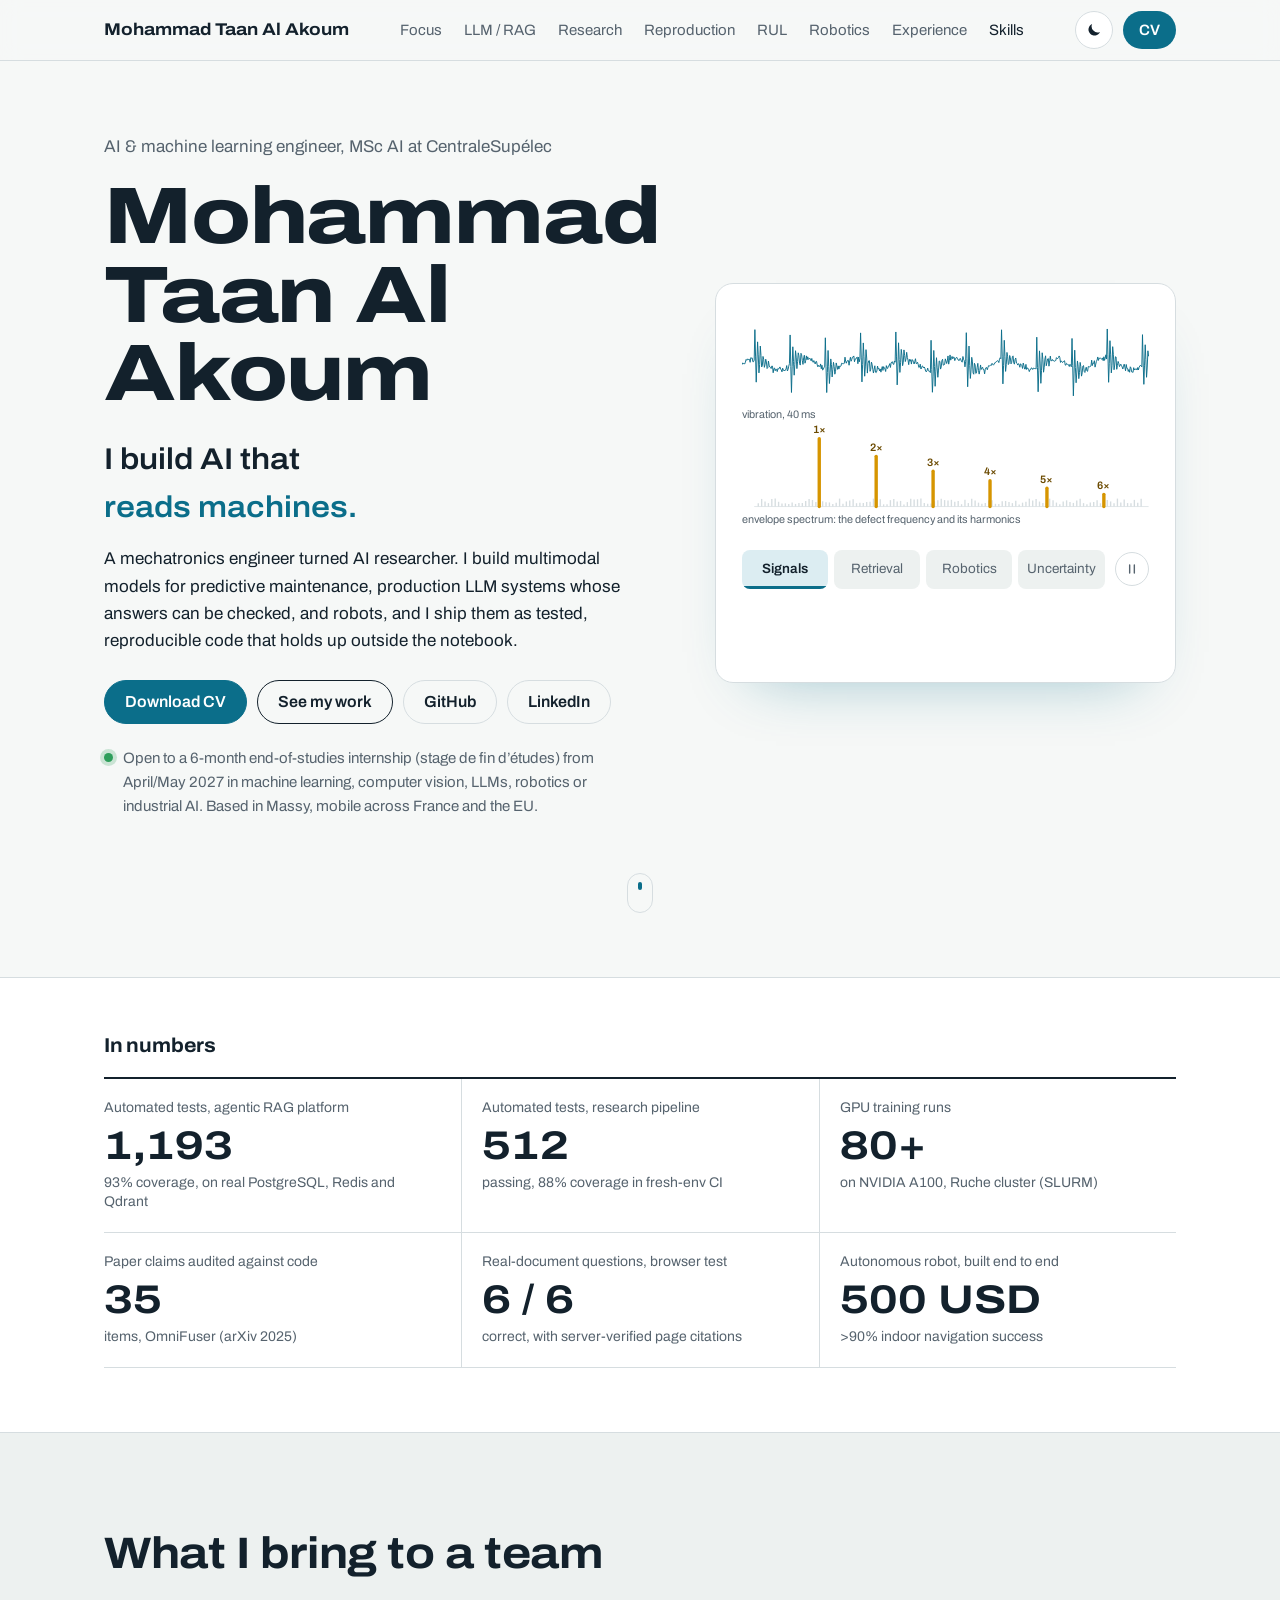
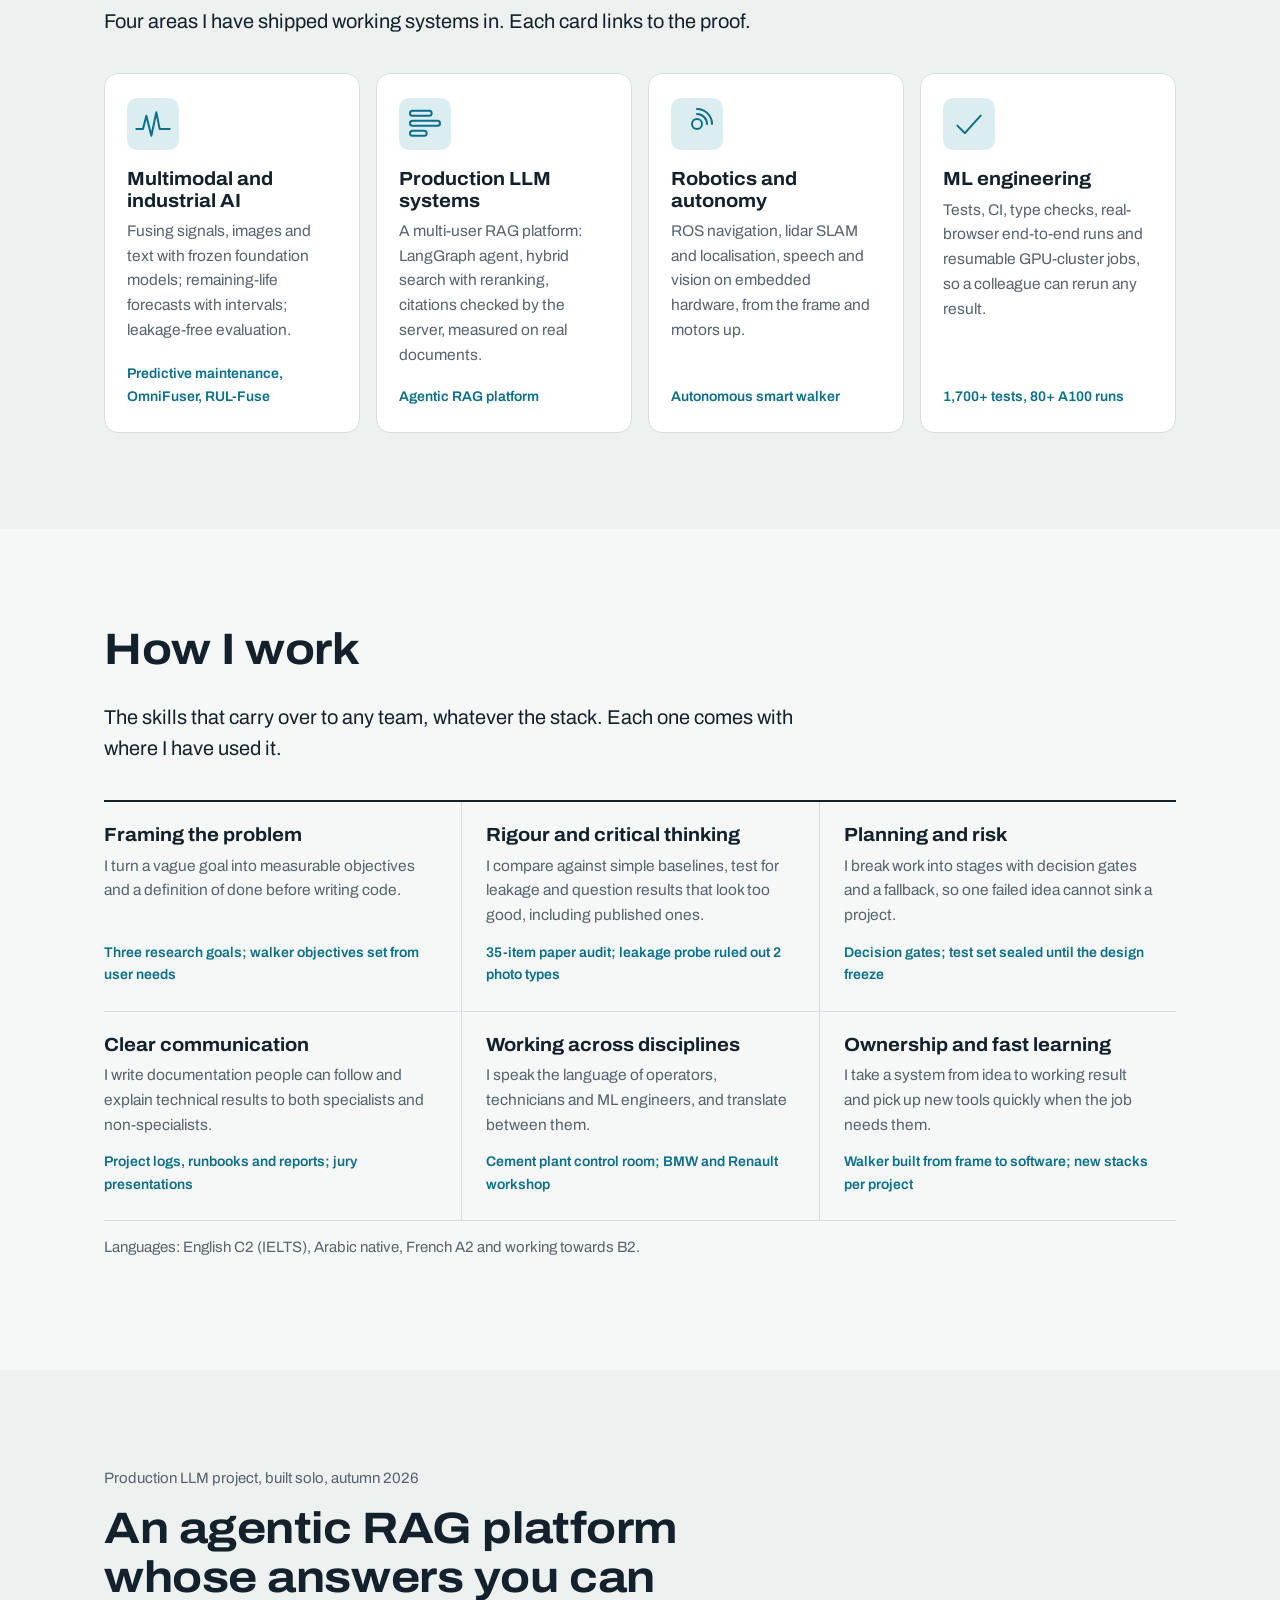
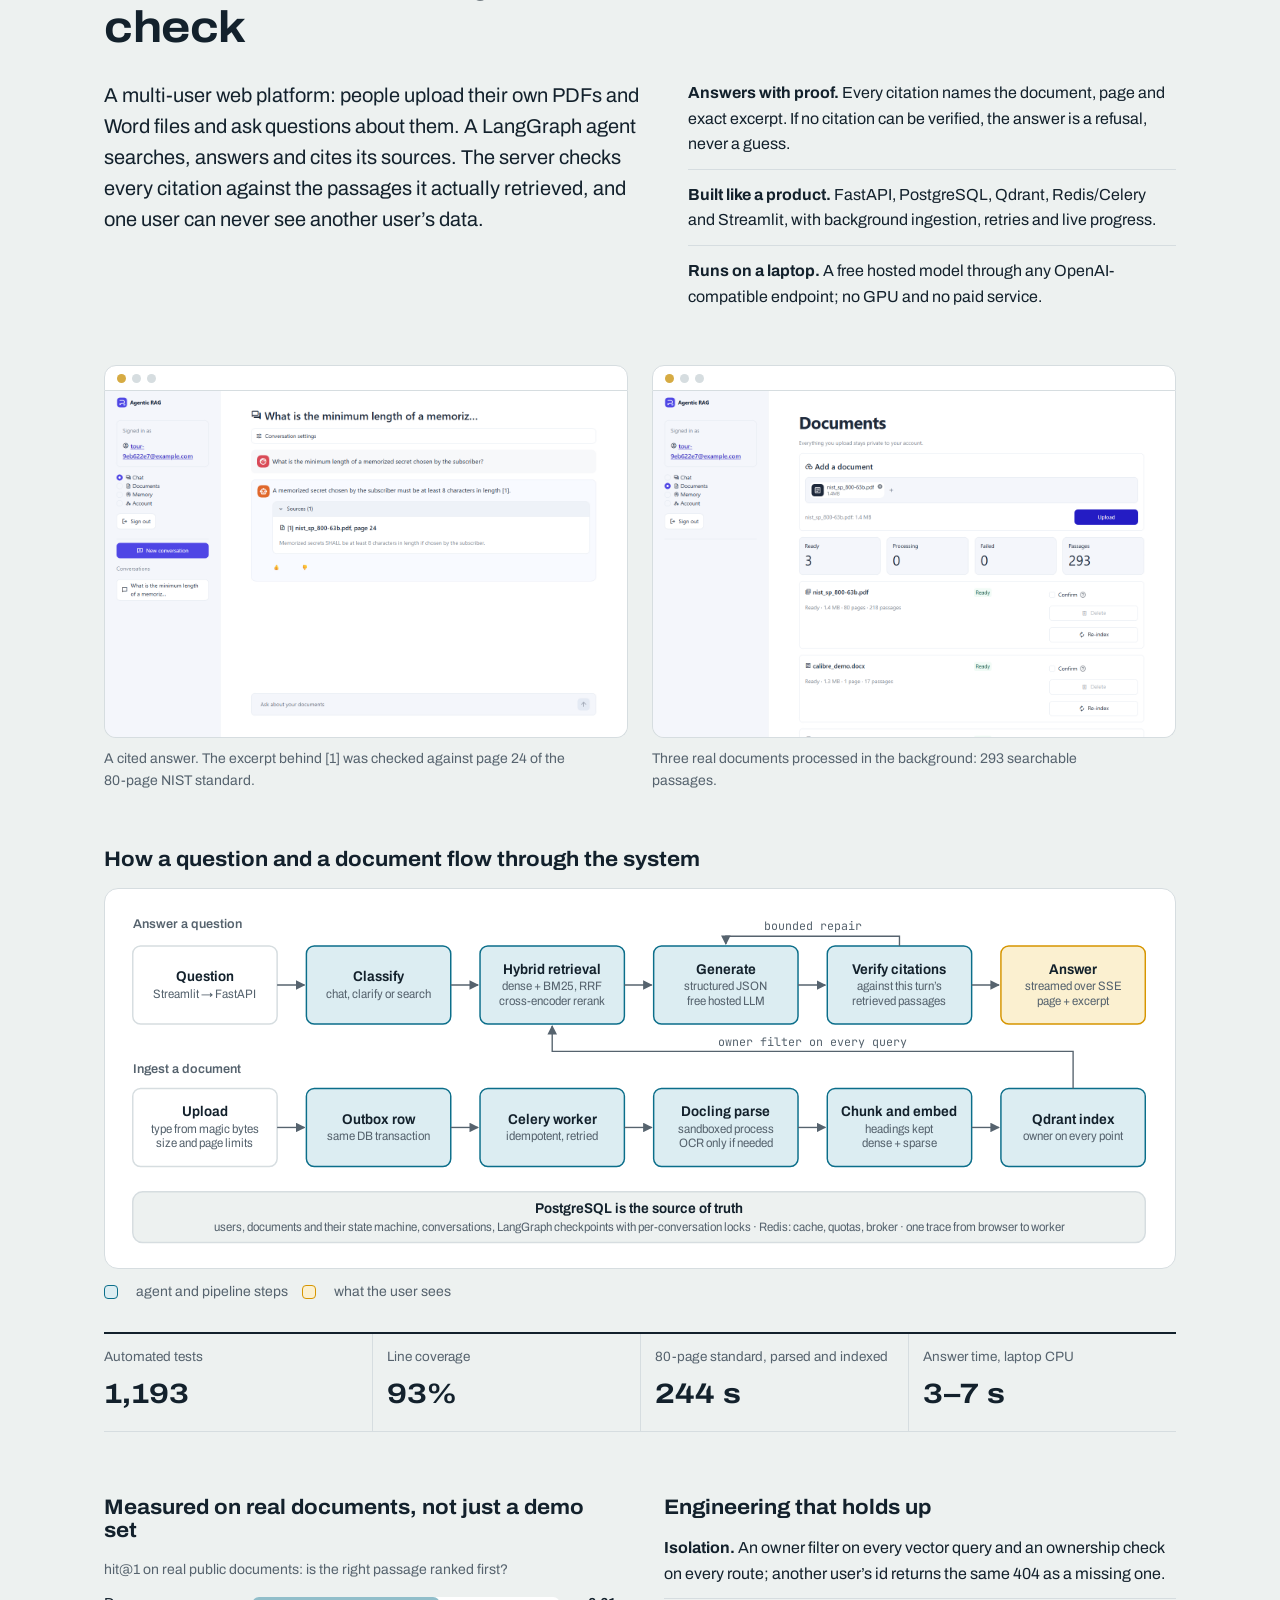
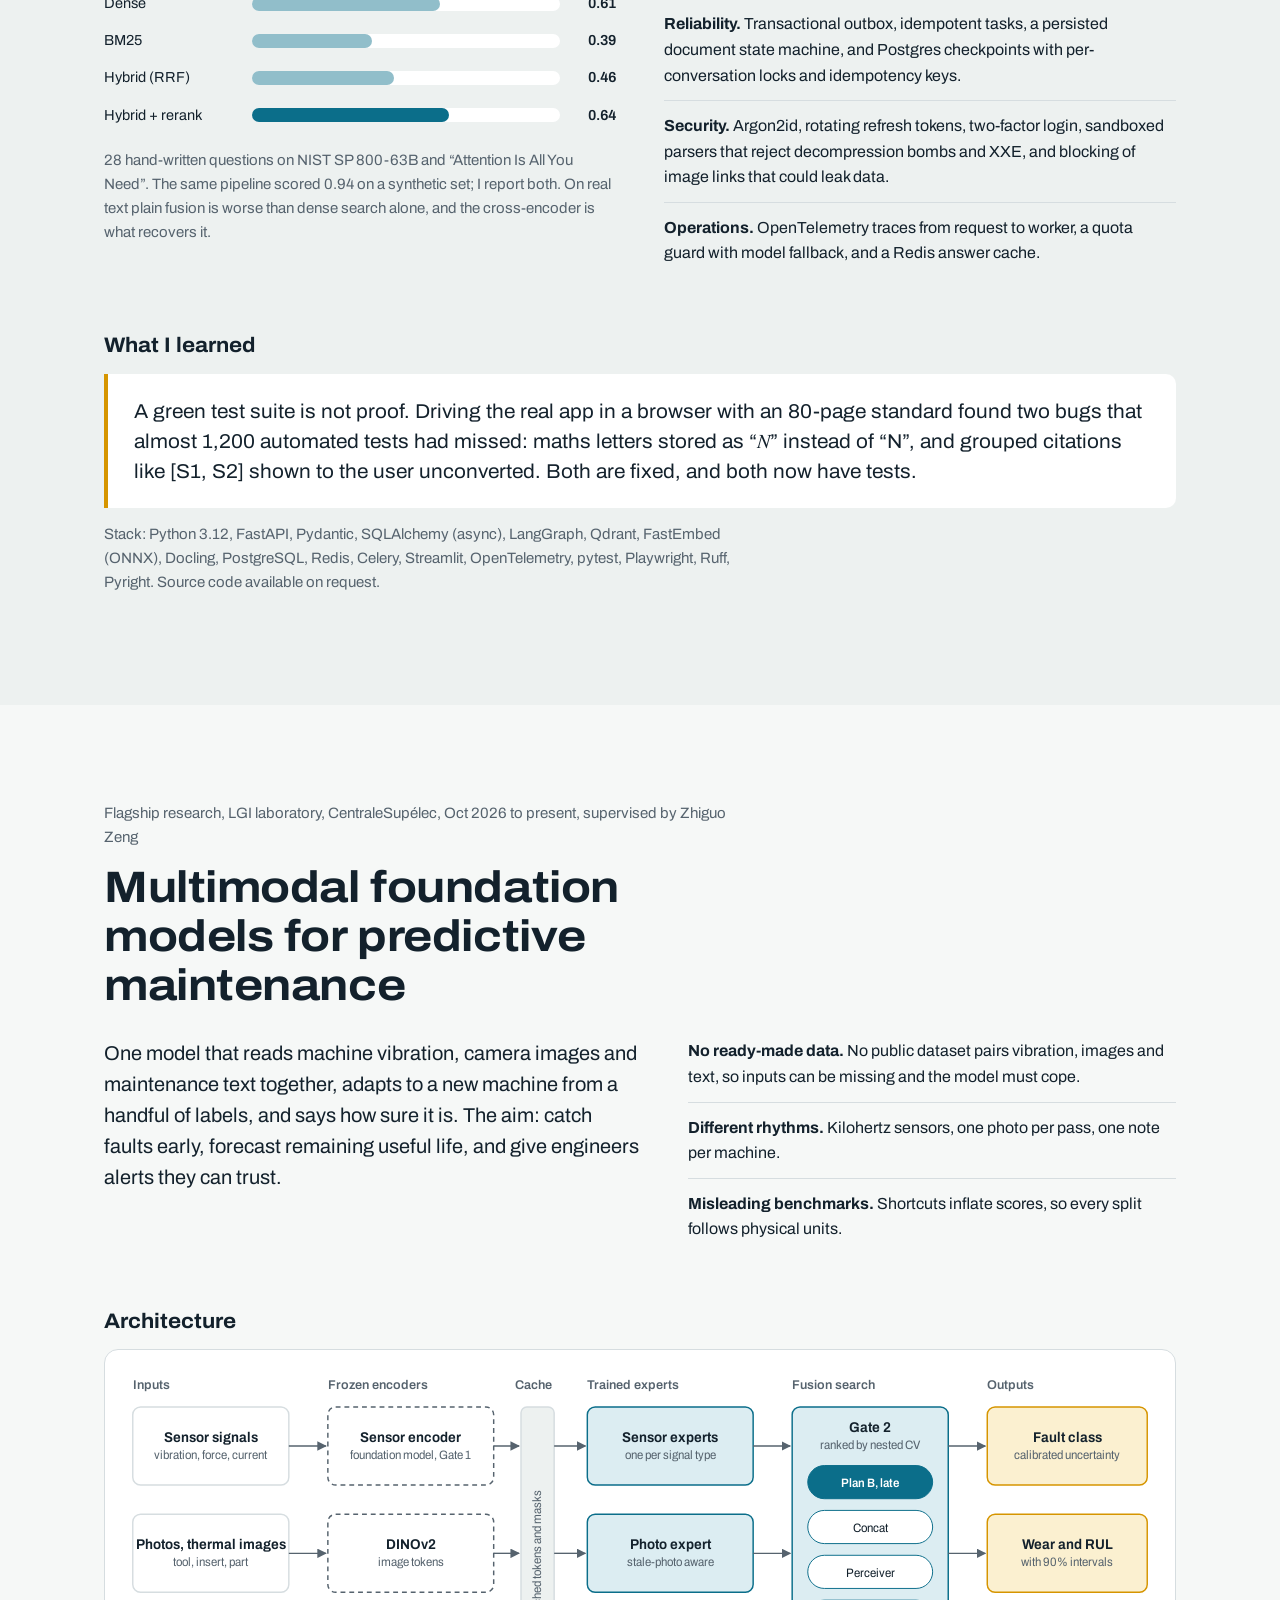
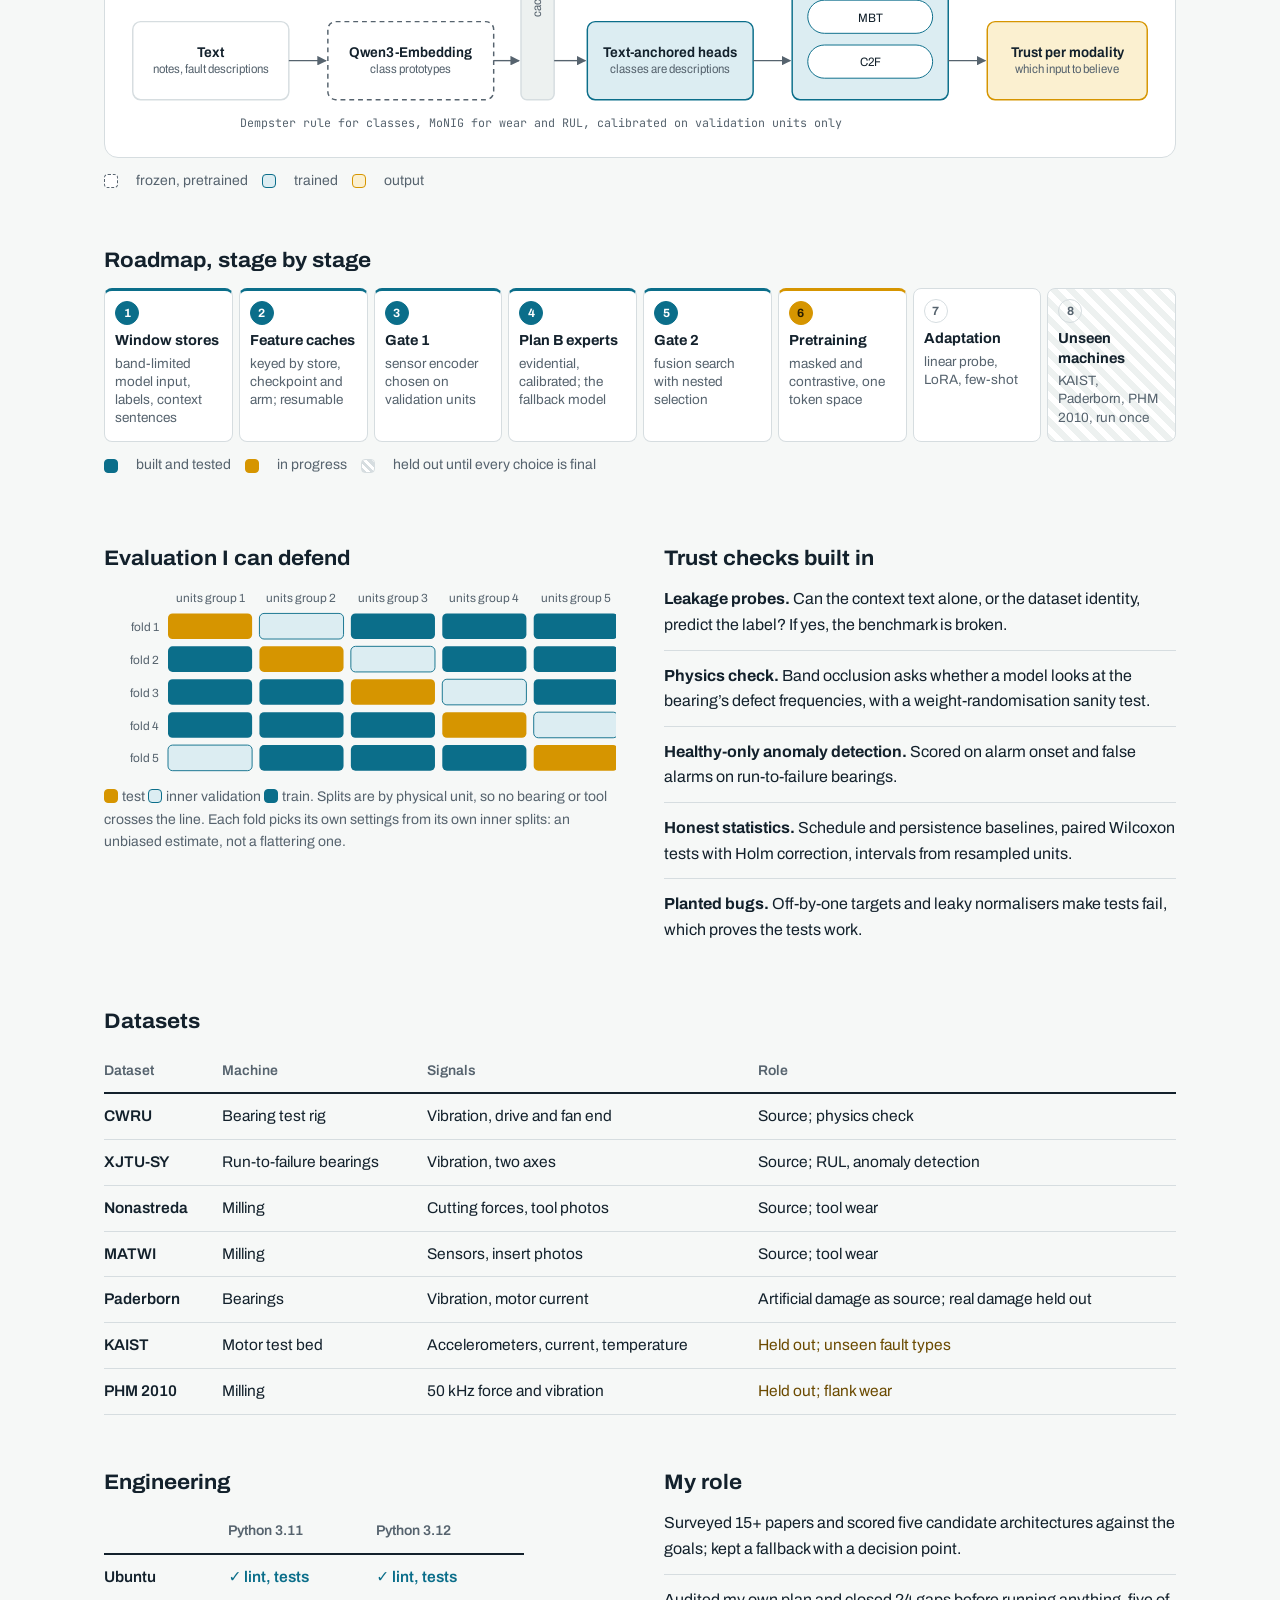
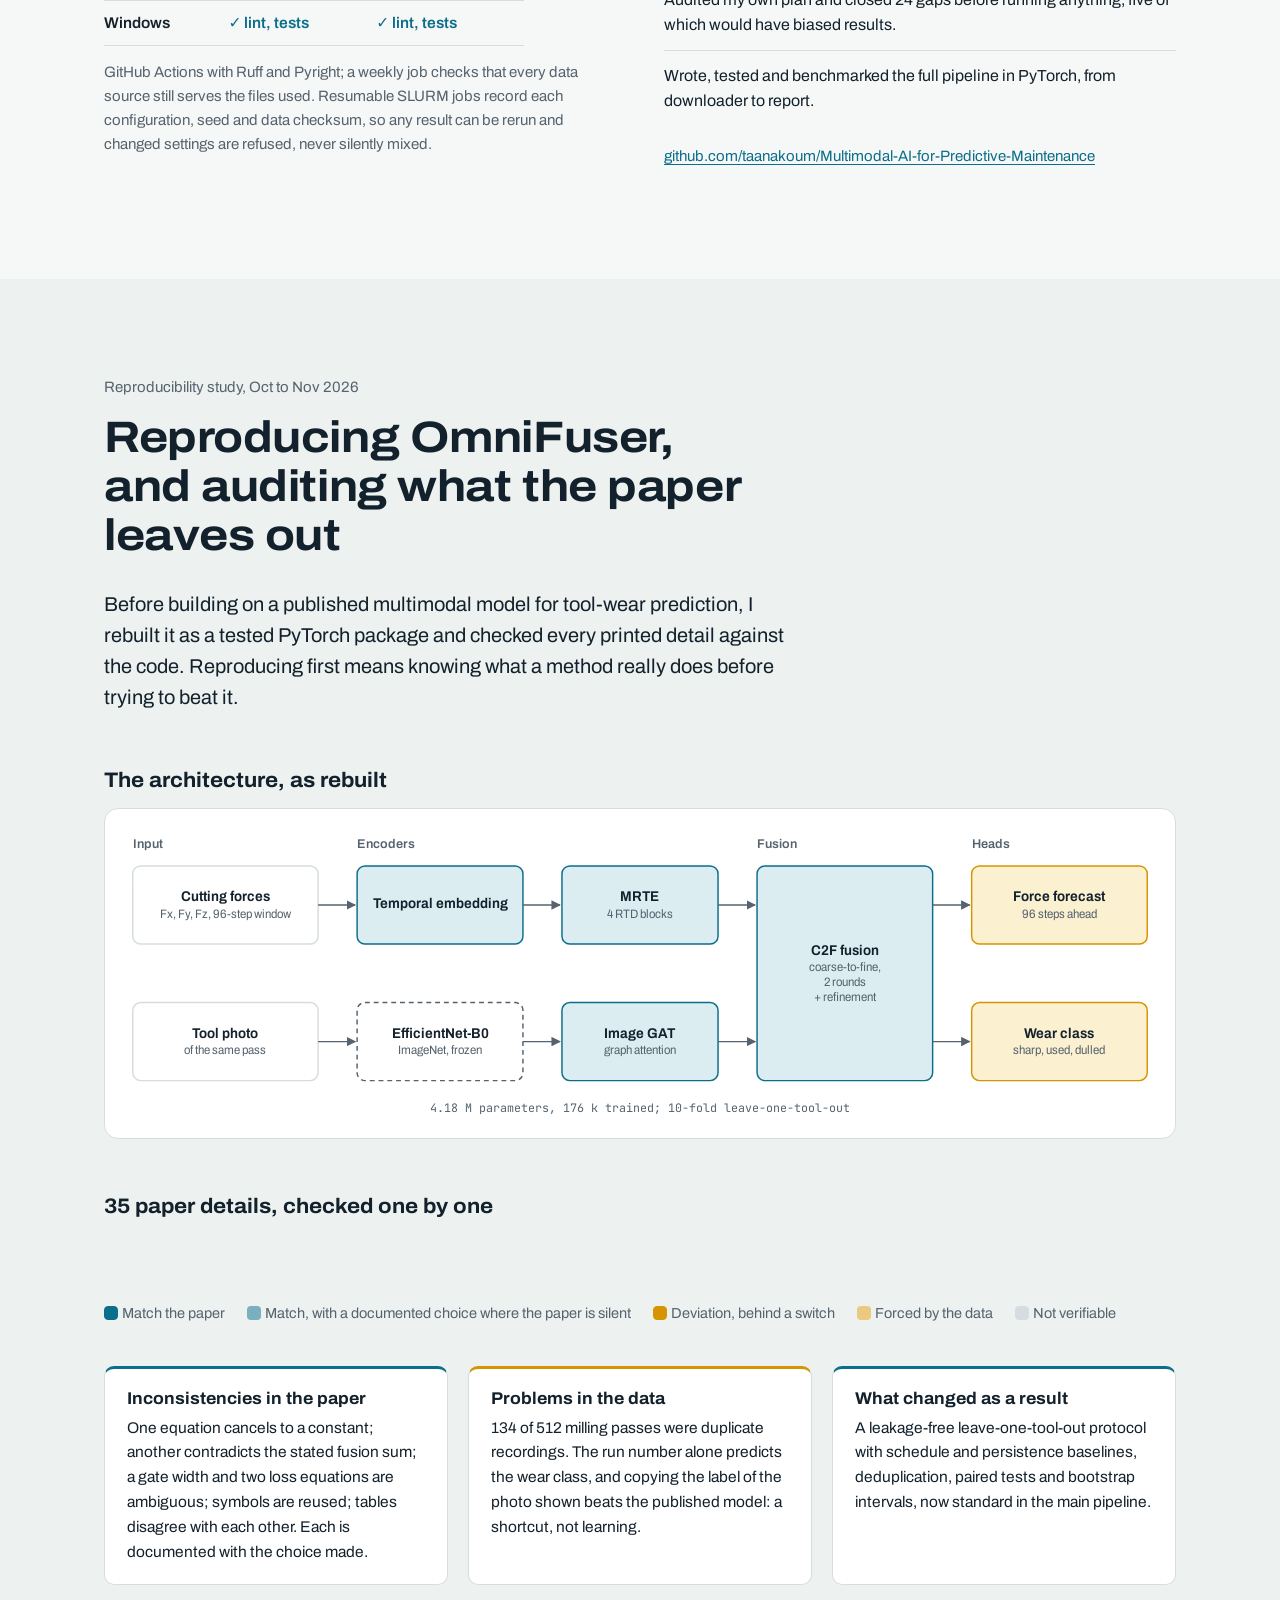
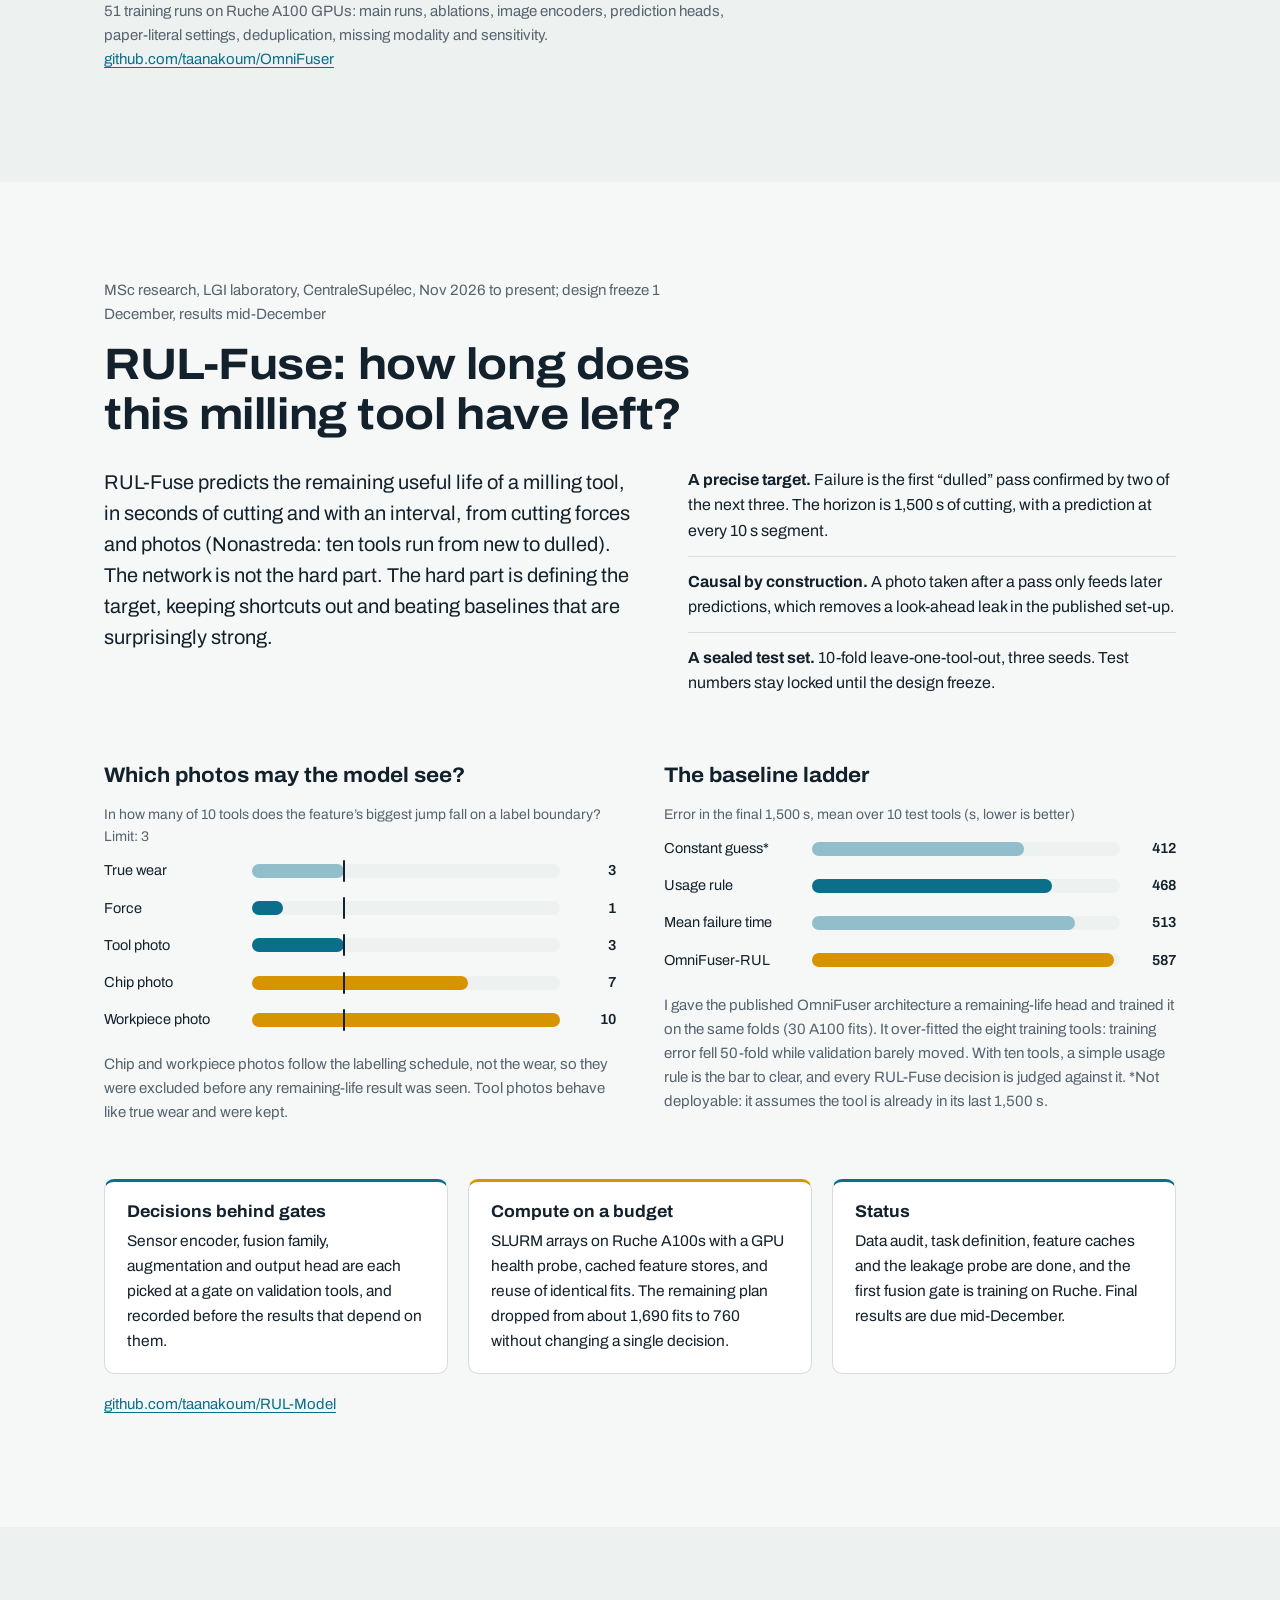
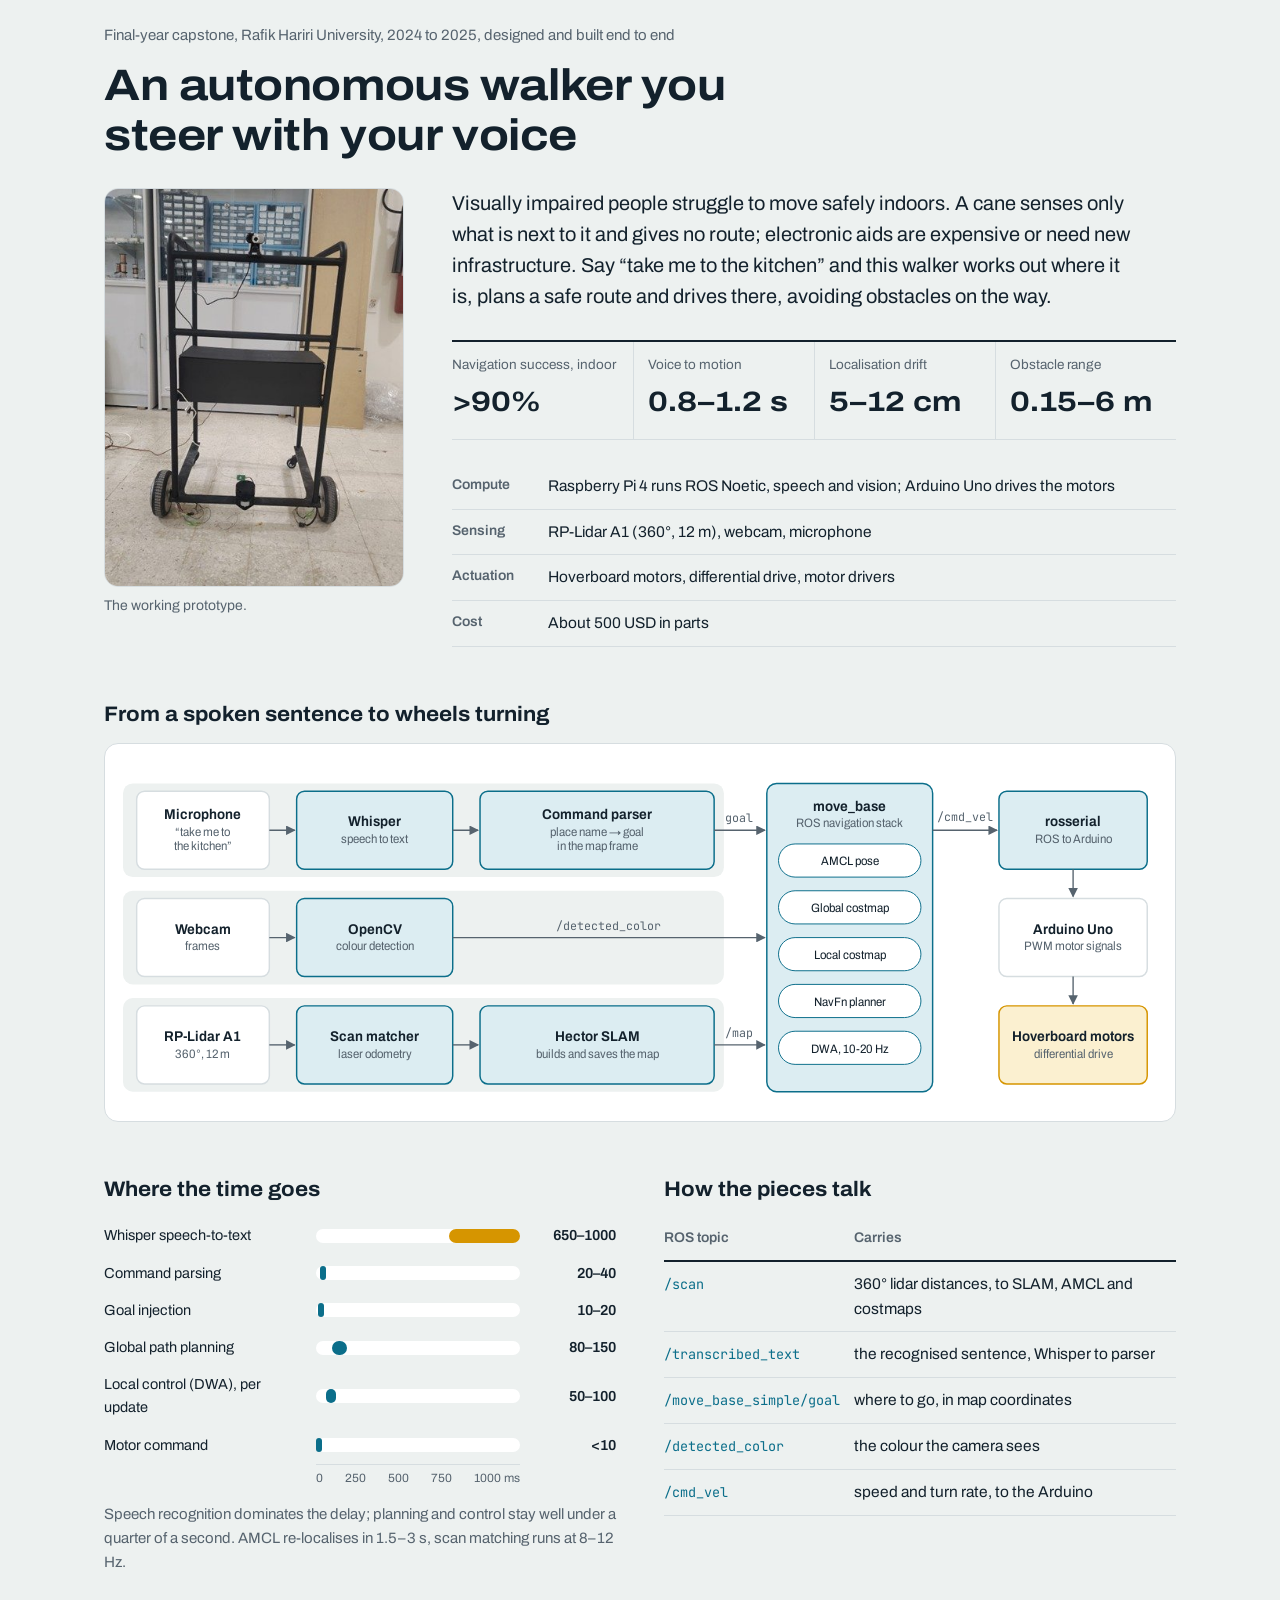
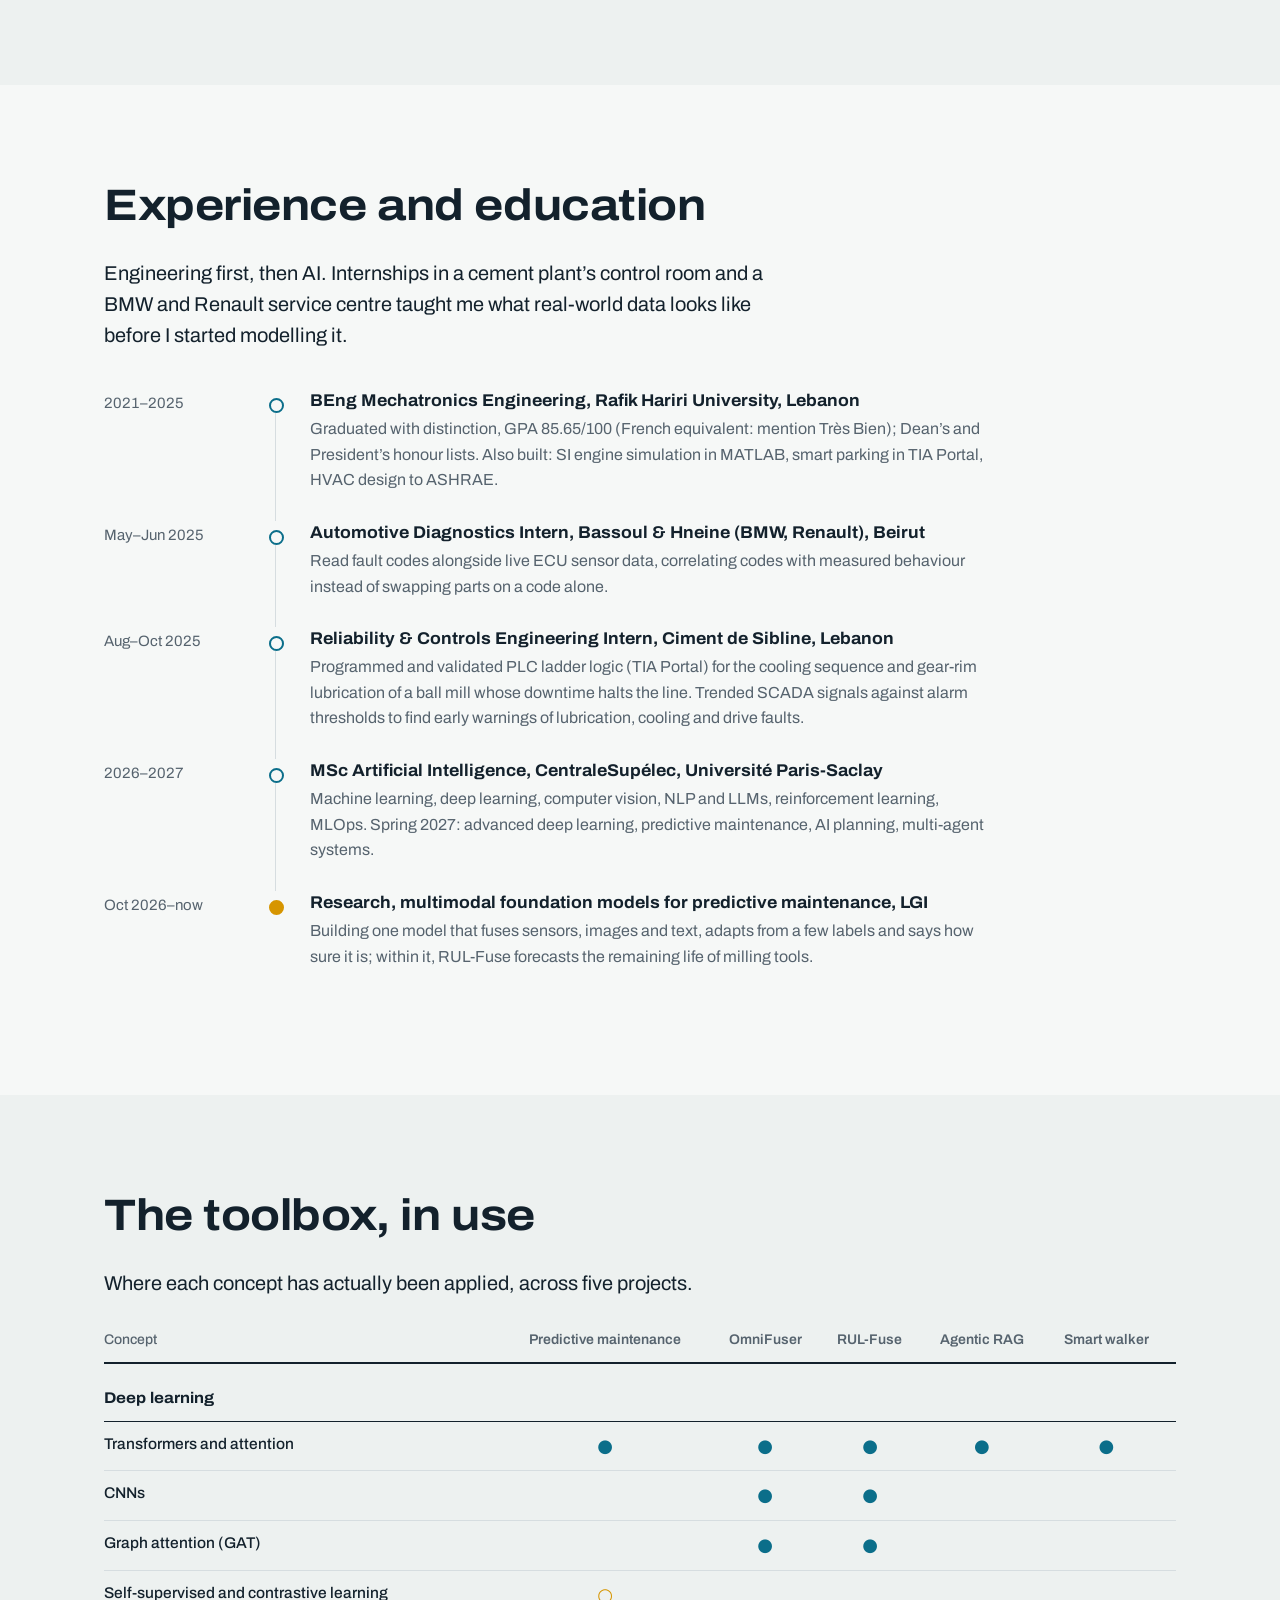
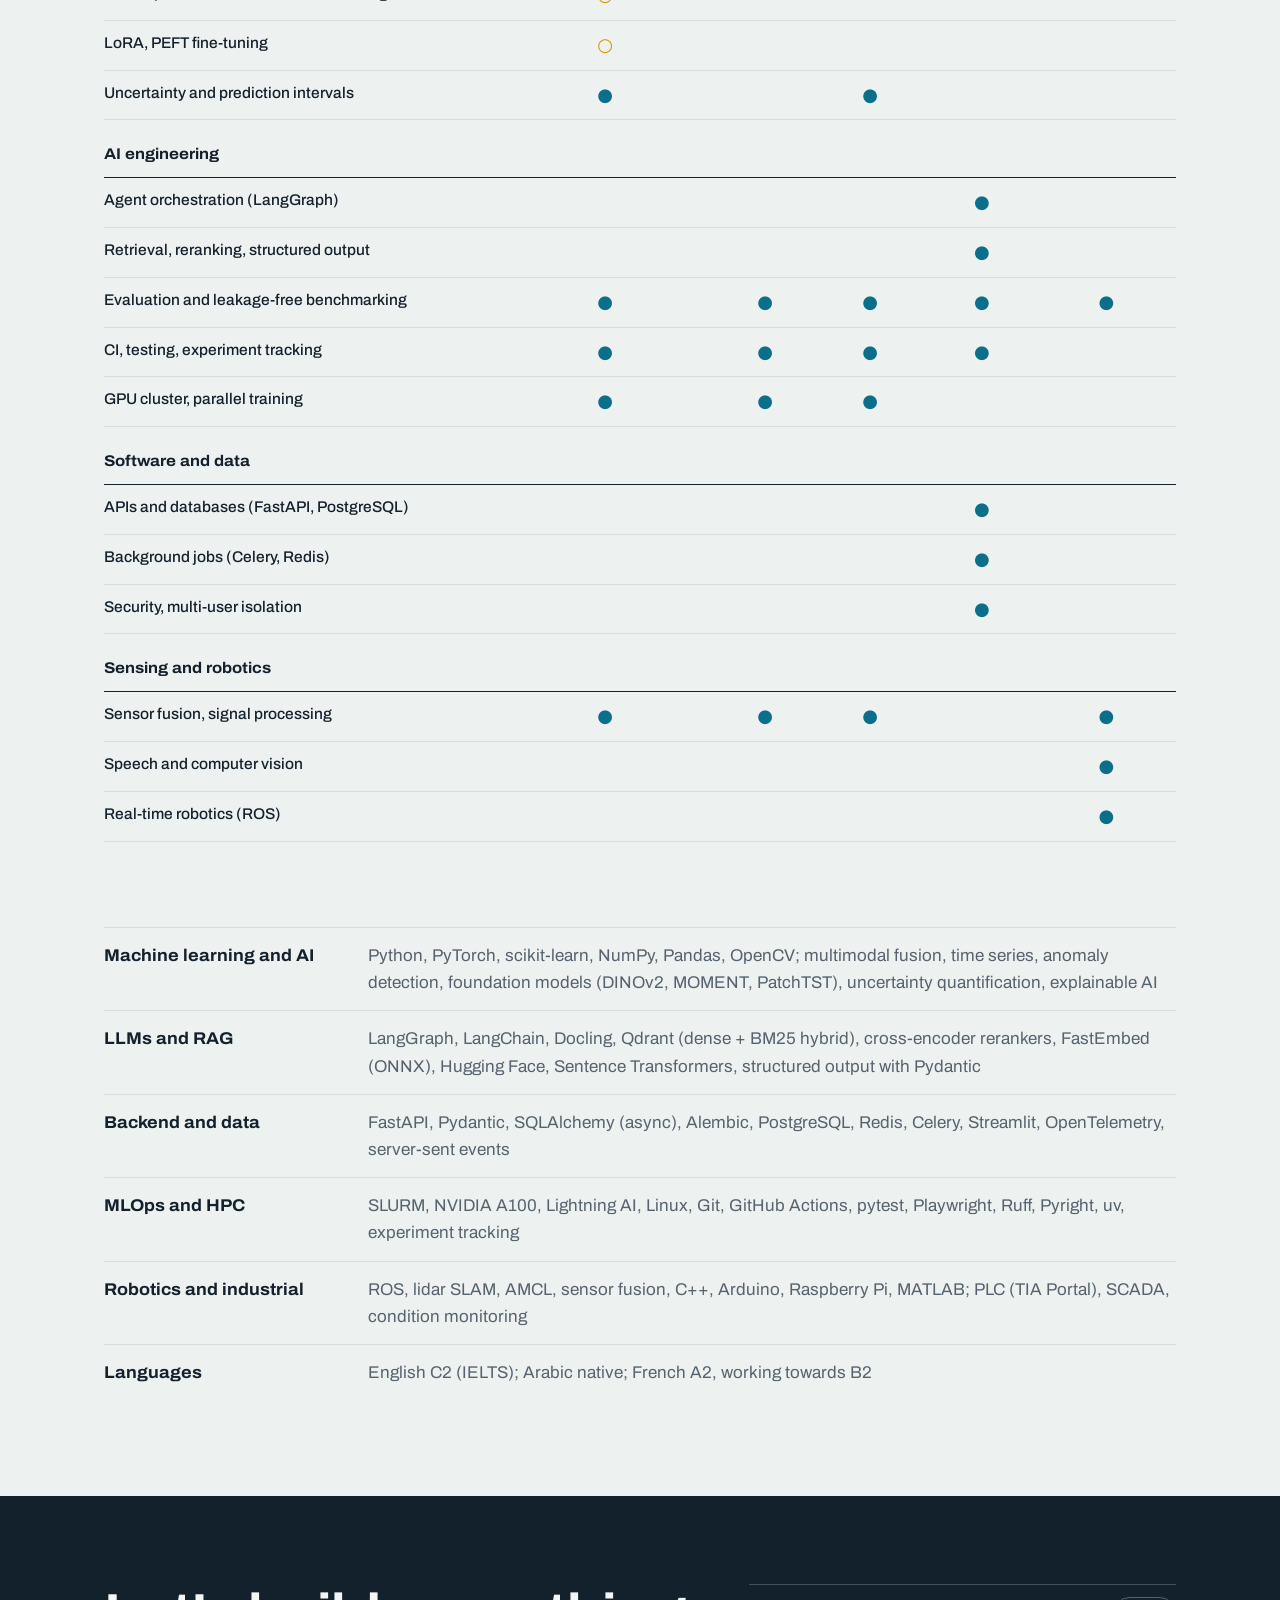
<file: index.html>
<!doctype html>
<html lang="en">
<head>
<meta charset="utf-8">
<meta name="viewport" content="width=device-width, initial-scale=1">
<title>Mohammad Taan Al Akoum | AI & ML Engineer</title>
<script>try{var s=localStorage.getItem("theme");if(s)document.documentElement.setAttribute("data-theme",s)}catch(e){}document.documentElement.classList.add("js")</script>
<meta name="description" content="AI and machine learning engineer, MSc AI at CentraleSupélec: multimodal deep learning for predictive maintenance, a production-grade agentic RAG platform, remaining-useful-life prediction and robotics, shipped as tested code. Looking for a 6-month internship from April/May 2027.">
<meta name="author" content="Mohammad Taan Al Akoum">
<meta name="theme-color" content="#F6F8F7">
<link rel="canonical" href="https://taanakoum.github.io/">
<meta property="og:type" content="website">
<meta property="og:title" content="Mohammad Taan Al Akoum | AI & ML Engineer">
<meta property="og:description" content="Multimodal deep learning, a production-grade agentic RAG platform, remaining-useful-life prediction and autonomous robots, built and tested end to end. Seeking a 6-month internship from April/May 2027.">
<meta property="og:url" content="https://taanakoum.github.io/">
<meta property="og:image" content="https://taanakoum.github.io/assets/og.png">
<meta name="twitter:card" content="summary_large_image">
<link rel="icon" href="assets/favicon.svg" type="image/svg+xml">
<link rel="preconnect" href="https://fonts.googleapis.com">
<link rel="preconnect" href="https://fonts.gstatic.com" crossorigin>
<link href="https://fonts.googleapis.com/css2?family=Archivo:wdth,wght@62..125,300..800&family=JetBrains+Mono:wght@400;500&display=swap" rel="stylesheet">
<link rel="stylesheet" href="styles.css">
<script type="application/ld+json">
{"@context":"https://schema.org","@type":"Person","name":"Mohammad Taan Al Akoum","jobTitle":"AI & Machine Learning Engineer","email":"mailto:taanakoum84@gmail.com","url":"https://taanakoum.github.io/","alumniOf":[{"@type":"CollegeOrUniversity","name":"CentraleSupélec, Université Paris-Saclay"},{"@type":"CollegeOrUniversity","name":"Rafik Hariri University"}],"address":{"@type":"PostalAddress","addressLocality":"Massy","addressCountry":"FR"},"sameAs":["https://github.com/taanakoum","https://www.linkedin.com/in/mohammad-taan-al-akoum-192936437"]}
</script>
</head>
<body>
<a class="skip" href="#main">Skip to content</a>

<header class="nav">
  <div class="progress" aria-hidden="true"><span></span></div>
  <div class="wrap nav-in">
    <a class="brand" href="#top">Mohammad Taan Al Akoum</a>
    <nav aria-label="Sections" id="menu">
      <a href="#bring">Focus</a>
      <a href="#rag">LLM / RAG</a>
      <a href="#research">Research</a>
      <a href="#omnifuser">Reproduction</a>
      <a href="#rul">RUL</a>
      <a href="#walker">Robotics</a>
      <a href="#experience">Experience</a>
      <a href="#skills">Skills</a>
    </nav>
    <div class="nav-tools">
      <button class="icon-btn" id="theme" type="button" aria-label="Switch to dark theme">
        <svg class="i-moon" viewBox="0 0 24 24" aria-hidden="true"><path d="M20 14.5A8 8 0 0 1 9.5 4a8 8 0 1 0 10.5 10.5z"/></svg>
        <svg class="i-sun" viewBox="0 0 24 24" aria-hidden="true"><circle cx="12" cy="12" r="4.2"/><path d="M12 2v2.5M12 19.5V22M2 12h2.5M19.5 12H22M4.9 4.9l1.8 1.8M17.3 17.3l1.8 1.8M4.9 19.1l1.8-1.8M17.3 6.7l1.8-1.8"/></svg>
      </button>
      <a class="nav-cv" href="assets/Mohammad_Taan_Al_Akoum_CV.pdf" download>CV</a>
      <button class="icon-btn menu-btn" id="menu-btn" type="button" aria-expanded="false" aria-controls="menu" aria-label="Open menu"><span></span><span></span></button>
    </div>
  </div>
</header>

<main id="main">

<section class="hero" id="top">
  <div class="wrap hero-in">
    <div class="hero-txt">
      <p class="hero-role">AI &amp; machine learning engineer, MSc AI at CentraleSupélec</p>
      <h1><span class="h1-l">Mohammad</span> <span class="h1-l">Taan Al Akoum</span></h1>
      <p class="hero-claim">I build AI that<br><span class="rot" aria-live="polite"><span class="rot-w is-on">reads machines.</span><span class="rot-w">finds the right answer.</span><span class="rot-w">drives itself.</span><span class="rot-w">knows when it’s unsure.</span></span></p>
      <p class="hero-lede">A mechatronics engineer turned AI researcher. I build multimodal models for predictive maintenance, production LLM systems whose answers can be checked, and robots, and I ship them as tested, reproducible code that holds up outside the notebook.</p>
      <div class="cta">
        <a class="btn btn-main" href="assets/Mohammad_Taan_Al_Akoum_CV.pdf" download>Download CV</a>
        <a class="btn" href="#work">See my work</a>
        <a class="btn btn-quiet" href="https://github.com/taanakoum" target="_blank" rel="noopener">GitHub</a>
        <a class="btn btn-quiet" href="https://www.linkedin.com/in/mohammad-taan-al-akoum-192936437" target="_blank" rel="noopener">LinkedIn</a>
      </div>
      <p class="avail"><span class="dot" aria-hidden="true"></span>Open to a 6-month end-of-studies internship (stage de fin d’études) from April/May 2027 in machine learning, computer vision, LLMs, robotics or industrial AI. Based in Massy, mobile across France and the EU.</p>
    </div>
    <figure class="hero-fig" data-showcase>
      <div class="stage">
        <div class="hp is-active" data-cap="Signals. Each bearing impact rings in the vibration; the spectrum shows the defect frequency and its harmonics. My research checks that models rely on these lines, not on shortcuts."><svg class="hero-sig" viewBox="0 0 600 330" role="img" aria-label="Illustration of a bearing fault: repeating impacts in a vibration signal and matching peaks in its envelope spectrum." xmlns="http://www.w3.org/2000/svg"><path class="sig draw" d="M0,80.7 L1,78.0 L2,79.2 L3,78.7 L4,79.6 L5,77.1 L6,73.1 L7,74.2 L8,72.1 L9,73.6 L10,72.7 L11,72.8 L12,77.2 L13,70.3 L14,71.0 L15,70.7 L16,76.3 L17,76.3 L18,74.0 L19,29.0 L20,68.0 L21,106.5 L22,75.4 L23,47.0 L24,66.2 L25,92.8 L26,80.8 L27,53.2 L28,67.1 L29,84.0 L30,82.3 L31,68.5 L32,72.6 L33,84.6 L34,80.6 L35,72.6 L36,76.7 L37,86.4 L38,85.3 L39,75.3 L40,81.4 L41,84.2 L42,84.7 L43,86.4 L44,82.6 L45,82.9 L46,92.6 L47,86.4 L48,85.6 L49,89.7 L50,87.2 L51,87.6 L52,90.9 L53,86.2 L54,87.2 L55,85.8 L56,84.0 L57,87.3 L58,88.3 L59,91.3 L60,85.8 L61,89.0 L62,88.5 L63,90.0 L64,88.5 L65,87.1 L66,82.0 L67,90.0 L68,87.7 L69,82.8 L70,79.1 L71,36.8 L72,83.3 L73,121.7 L74,83.8 L75,54.3 L76,75.9 L77,96.2 L78,80.2 L79,60.1 L80,69.6 L81,86.5 L82,76.0 L83,63.2 L84,67.5 L85,79.0 L86,81.3 L87,63.9 L88,66.0 L89,74.6 L90,80.3 L91,70.5 L92,66.7 L93,78.5 L94,74.6 L95,67.7 L96,73.5 L97,69.1 L98,72.7 L99,72.6 L100,71.1 L101,72.5 L102,75.0 L103,71.5 L104,76.2 L105,77.2 L106,74.6 L107,77.1 L108,79.6 L109,76.2 L110,75.9 L111,81.2 L112,83.9 L113,81.7 L114,82.8 L115,83.6 L116,79.6 L117,86.7 L118,81.5 L119,88.6 L120,87.7 L121,84.6 L122,83.9 L123,41.0 L124,83.5 L125,121.8 L126,92.3 L127,59.7 L128,83.1 L129,108.5 L130,92.7 L131,72.2 L132,80.4 L133,98.8 L134,87.9 L135,77.2 L136,83.3 L137,94.7 L138,90.6 L139,78.1 L140,82.3 L141,87.6 L142,82.5 L143,87.2 L144,82.9 L145,83.6 L146,82.7 L147,78.6 L148,79.2 L149,78.6 L150,79.5 L151,78.5 L152,69.6 L153,76.1 L154,78.5 L155,75.3 L156,74.5 L157,74.6 L158,81.5 L159,74.5 L160,69.7 L161,75.6 L162,72.9 L163,69.6 L164,69.3 L165,67.8 L166,76.4 L167,72.6 L168,72.4 L169,70.2 L170,69.4 L171,79.3 L172,69.6 L173,76.6 L174,71.6 L175,33.8 L176,70.7 L177,106.1 L178,80.5 L179,48.6 L180,68.9 L181,97.7 L182,84.0 L183,58.5 L184,70.9 L185,93.1 L186,78.9 L187,75.0 L188,74.8 L189,90.5 L190,87.4 L191,76.9 L192,80.3 L193,87.5 L194,93.0 L195,87.3 L196,82.3 L197,91.7 L198,92.4 L199,90.0 L200,82.7 L201,87.2 L202,86.0 L203,90.0 L204,87.0 L205,91.7 L206,87.2 L207,83.5 L208,89.2 L209,83.6 L210,85.2 L211,87.1 L212,90.8 L213,82.1 L214,85.9 L215,86.2 L216,82.7 L217,82.3 L218,79.2 L219,84.8 L220,78.2 L221,76.8 L222,76.4 L223,79.8 L224,80.4 L225,75.2 L226,77.0 L227,32.4 L228,69.2 L229,110.5 L230,85.5 L231,48.4 L232,73.0 L233,92.1 L234,77.9 L235,58.1 L236,66.6 L237,82.2 L238,77.0 L239,58.9 L240,67.0 L241,76.1 L242,72.2 L243,62.4 L244,70.0 L245,73.9 L246,80.7 L247,72.8 L248,75.6 L249,73.1 L250,79.8 L251,73.3 L252,73.9 L253,77.1 L254,79.7 L255,75.9 L256,71.9 L257,79.0 L258,79.0 L259,77.1 L260,80.3 L261,84.9 L262,84.2 L263,79.9 L264,87.1 L265,85.6 L266,82.5 L267,83.2 L268,85.4 L269,84.1 L270,86.5 L271,90.2 L272,91.3 L273,89.3 L274,85.7 L275,89.7 L276,90.5 L277,90.3 L278,92.4 L279,44.7 L280,88.1 L281,121.4 L282,98.6 L283,59.7 L284,83.2 L285,112.6 L286,90.2 L287,70.4 L288,85.3 L289,99.3 L290,88.7 L291,75.2 L292,75.9 L293,87.2 L294,84.0 L295,74.6 L296,72.7 L297,81.5 L298,80.7 L299,80.4 L300,72.1 L301,75.3 L302,79.0 L303,75.1 L304,67.8 L305,79.9 L306,74.1 L307,66.3 L308,74.0 L309,71.3 L310,68.5 L311,72.1 L312,69.5 L313,69.6 L314,74.7 L315,71.8 L316,70.4 L317,69.8 L318,72.6 L319,72.8 L320,74.9 L321,73.8 L322,71.3 L323,73.5 L324,76.2 L325,76.9 L326,68.6 L327,73.0 L328,74.8 L329,83.9 L330,76.4 L331,33.5 L332,71.9 L333,113.3 L334,85.6 L335,53.2 L336,81.6 L337,101.0 L338,88.4 L339,69.8 L340,75.5 L341,92.9 L342,94.8 L343,78.6 L344,81.1 L345,93.7 L346,92.8 L347,84.9 L348,78.7 L349,89.4 L350,94.6 L351,88.9 L352,81.1 L353,87.8 L354,85.7 L355,84.4 L356,88.0 L357,87.8 L358,94.3 L359,87.9 L360,85.1 L361,84.9 L362,88.2 L363,84.7 L364,82.0 L365,82.6 L366,81.8 L367,81.5 L368,81.7 L369,78.7 L370,80.3 L371,81.4 L372,79.9 L373,77.9 L374,77.8 L375,76.2 L376,75.7 L377,74.8 L378,75.3 L379,77.6 L380,72.5 L381,70.5 L382,71.9 L383,29.2 L384,68.1 L385,109.0 L386,81.6 L387,44.7 L388,68.5 L389,90.6 L390,80.4 L391,62.6 L392,69.0 L393,80.5 L394,78.9 L395,67.1 L396,70.4 L397,79.5 L398,77.3 L399,69.0 L400,67.7 L401,78.0 L402,79.9 L403,72.8 L404,70.8 L405,78.2 L406,79.0 L407,81.3 L408,79.1 L409,80.6 L410,84.5 L411,79.3 L412,80.6 L413,82.2 L414,86.3 L415,78.3 L416,81.7 L417,87.0 L418,87.2 L419,80.2 L420,87.8 L421,85.5 L422,85.9 L423,88.1 L424,90.9 L425,87.8 L426,87.7 L427,85.4 L428,85.9 L429,87.8 L430,85.7 L431,86.1 L432,86.4 L433,86.5 L434,87.0 L435,40.1 L436,84.9 L437,120.7 L438,88.8 L439,60.3 L440,78.3 L441,108.2 L442,89.0 L443,63.1 L444,72.8 L445,91.8 L446,84.6 L447,72.2 L448,67.6 L449,82.3 L450,77.4 L451,72.3 L452,71.5 L453,82.9 L454,75.0 L455,68.0 L456,75.1 L457,74.8 L458,73.0 L459,75.1 L460,74.7 L461,75.6 L462,74.9 L463,74.6 L464,70.3 L465,71.7 L466,71.5 L467,70.1 L468,67.8 L469,70.1 L470,77.4 L471,75.0 L472,76.4 L473,77.6 L474,76.0 L475,75.9 L476,74.9 L477,81.3 L478,81.4 L479,78.7 L480,79.6 L481,80.8 L482,81.0 L483,83.4 L484,80.1 L485,81.8 L486,83.8 L487,42.0 L488,82.0 L489,126.7 L490,93.1 L491,59.3 L492,85.0 L493,107.4 L494,92.9 L495,75.2 L496,82.9 L497,101.3 L498,92.4 L499,77.3 L500,83.5 L501,97.6 L502,92.8 L503,82.8 L504,82.0 L505,90.6 L506,92.2 L507,87.3 L508,84.4 L509,89.8 L510,90.5 L511,83.5 L512,83.4 L513,84.2 L514,83.0 L515,82.5 L516,74.0 L517,82.0 L518,78.2 L519,78.7 L520,74.8 L521,84.3 L522,79.9 L523,75.8 L524,73.8 L525,69.3 L526,74.4 L527,70.9 L528,71.4 L529,70.8 L530,71.9 L531,73.0 L532,70.7 L533,74.8 L534,69.0 L535,74.4 L536,70.9 L537,66.1 L538,72.4 L539,28.0 L540,66.0 L541,106.7 L542,79.4 L543,45.3 L544,66.2 L545,92.8 L546,82.1 L547,54.1 L548,65.3 L549,88.2 L550,81.2 L551,69.0 L552,69.4 L553,87.5 L554,81.9 L555,75.9 L556,78.7 L557,83.5 L558,81.9 L559,79.9 L560,82.4 L561,84.0 L562,87.1 L563,82.9 L564,79.9 L565,84.4 L566,89.7 L567,80.4 L568,86.1 L569,86.2 L570,90.7 L571,87.9 L572,91.9 L573,83.8 L574,85.5 L575,91.3 L576,91.5 L577,92.2 L578,85.1 L579,88.6 L580,86.9 L581,87.5 L582,86.8 L583,88.6 L584,84.9 L585,88.4 L586,84.4 L587,82.7 L588,81.4 L589,82.7 L590,83.9 L591,36.4 L592,78.2 L593,109.7 L594,81.4 L595,51.3 L596,72.9 L597,99.3 L598,84.2 L599,60.2 L600,68.3" pathLength="1"/><text class="sig-cap" x="0" y="160">vibration, 40 ms</text><line class="sp-axis" x1="18" y1="290" x2="600" y2="290"/><line class="sp-n" x1="24" y1="290" x2="24" y2="285.1"/><line class="sp-n" x1="29" y1="290" x2="29" y2="278.8"/><line class="sp-n" x1="34" y1="290" x2="34" y2="282.5"/><line class="sp-n" x1="39" y1="290" x2="39" y2="285.0"/><line class="sp-n" x1="44" y1="290" x2="44" y2="278.8"/><line class="sp-n" x1="49" y1="290" x2="49" y2="278.0"/><line class="sp-n" x1="54" y1="290" x2="54" y2="283.0"/><line class="sp-n" x1="59" y1="290" x2="59" y2="285.7"/><line class="sp-n" x1="64" y1="290" x2="64" y2="285.3"/><line class="sp-n" x1="69" y1="290" x2="69" y2="286.2"/><line class="sp-n" x1="74" y1="290" x2="74" y2="283.9"/><line class="sp-n" x1="79" y1="290" x2="79" y2="286.2"/><line class="sp-n" x1="84" y1="290" x2="84" y2="284.8"/><line class="sp-n" x1="89" y1="290" x2="89" y2="284.7"/><line class="sp-n" x1="94" y1="290" x2="94" y2="281.9"/><line class="sp-n" x1="99" y1="290" x2="99" y2="279.0"/><line class="sp-n" x1="104" y1="290" x2="104" y2="280.3"/><line class="sp-n" x1="109" y1="290" x2="109" y2="283.3"/><line class="sp-n" x1="114" y1="290" x2="114" y2="283.3"/><line class="sp-n" x1="119" y1="290" x2="119" y2="282.3"/><line class="sp-n" x1="124" y1="290" x2="124" y2="283.6"/><line class="sp-n" x1="129" y1="290" x2="129" y2="284.0"/><line class="sp-n" x1="134" y1="290" x2="134" y2="286.4"/><line class="sp-n" x1="139" y1="290" x2="139" y2="284.5"/><line class="sp-n" x1="144" y1="290" x2="144" y2="278.3"/><line class="sp-n" x1="149" y1="290" x2="149" y2="285.9"/><line class="sp-n" x1="154" y1="290" x2="154" y2="282.5"/><line class="sp-n" x1="159" y1="290" x2="159" y2="281.3"/><line class="sp-n" x1="164" y1="290" x2="164" y2="279.2"/><line class="sp-n" x1="169" y1="290" x2="169" y2="285.1"/><line class="sp-n" x1="174" y1="290" x2="174" y2="284.6"/><line class="sp-n" x1="179" y1="290" x2="179" y2="284.8"/><line class="sp-n" x1="184" y1="290" x2="184" y2="283.4"/><line class="sp-n" x1="189" y1="290" x2="189" y2="283.0"/><line class="sp-n" x1="194" y1="290" x2="194" y2="278.4"/><line class="sp-n" x1="199" y1="290" x2="199" y2="279.4"/><line class="sp-n" x1="204" y1="290" x2="204" y2="279.1"/><line class="sp-n" x1="209" y1="290" x2="209" y2="286.8"/><line class="sp-n" x1="214" y1="290" x2="214" y2="286.7"/><line class="sp-n" x1="219" y1="290" x2="219" y2="280.6"/><line class="sp-n" x1="224" y1="290" x2="224" y2="278.9"/><line class="sp-n" x1="229" y1="290" x2="229" y2="282.7"/><line class="sp-n" x1="234" y1="290" x2="234" y2="281.7"/><line class="sp-n" x1="239" y1="290" x2="239" y2="287.0"/><line class="sp-n" x1="244" y1="290" x2="244" y2="283.5"/><line class="sp-n" x1="249" y1="290" x2="249" y2="278.7"/><line class="sp-n" x1="254" y1="290" x2="254" y2="279.6"/><line class="sp-n" x1="259" y1="290" x2="259" y2="279.3"/><line class="sp-n" x1="264" y1="290" x2="264" y2="278.2"/><line class="sp-n" x1="269" y1="290" x2="269" y2="284.8"/><line class="sp-n" x1="274" y1="290" x2="274" y2="286.0"/><line class="sp-n" x1="279" y1="290" x2="279" y2="285.6"/><line class="sp-n" x1="284" y1="290" x2="284" y2="282.3"/><line class="sp-n" x1="289" y1="290" x2="289" y2="280.9"/><line class="sp-n" x1="294" y1="290" x2="294" y2="278.5"/><line class="sp-n" x1="299" y1="290" x2="299" y2="280.5"/><line class="sp-n" x1="304" y1="290" x2="304" y2="281.2"/><line class="sp-n" x1="309" y1="290" x2="309" y2="280.1"/><line class="sp-n" x1="314" y1="290" x2="314" y2="282.9"/><line class="sp-n" x1="319" y1="290" x2="319" y2="282.0"/><line class="sp-n" x1="324" y1="290" x2="324" y2="286.6"/><line class="sp-n" x1="329" y1="290" x2="329" y2="280.0"/><line class="sp-n" x1="334" y1="290" x2="334" y2="284.9"/><line class="sp-n" x1="339" y1="290" x2="339" y2="278.7"/><line class="sp-n" x1="344" y1="290" x2="344" y2="281.2"/><line class="sp-n" x1="349" y1="290" x2="349" y2="284.3"/><line class="sp-n" x1="354" y1="290" x2="354" y2="285.8"/><line class="sp-n" x1="359" y1="290" x2="359" y2="284.7"/><line class="sp-n" x1="364" y1="290" x2="364" y2="281.3"/><line class="sp-n" x1="369" y1="290" x2="369" y2="280.7"/><line class="sp-n" x1="374" y1="290" x2="374" y2="286.0"/><line class="sp-n" x1="379" y1="290" x2="379" y2="286.4"/><line class="sp-n" x1="384" y1="290" x2="384" y2="282.3"/><line class="sp-n" x1="389" y1="290" x2="389" y2="281.8"/><line class="sp-n" x1="394" y1="290" x2="394" y2="283.5"/><line class="sp-n" x1="399" y1="290" x2="399" y2="285.0"/><line class="sp-n" x1="404" y1="290" x2="404" y2="281.6"/><line class="sp-n" x1="409" y1="290" x2="409" y2="286.9"/><line class="sp-n" x1="414" y1="290" x2="414" y2="284.3"/><line class="sp-n" x1="419" y1="290" x2="419" y2="282.9"/><line class="sp-n" x1="424" y1="290" x2="424" y2="278.4"/><line class="sp-n" x1="429" y1="290" x2="429" y2="281.2"/><line class="sp-n" x1="434" y1="290" x2="434" y2="279.0"/><line class="sp-n" x1="439" y1="290" x2="439" y2="282.7"/><line class="sp-n" x1="444" y1="290" x2="444" y2="284.9"/><line class="sp-n" x1="449" y1="290" x2="449" y2="284.8"/><line class="sp-n" x1="454" y1="290" x2="454" y2="278.4"/><line class="sp-n" x1="459" y1="290" x2="459" y2="280.7"/><line class="sp-n" x1="464" y1="290" x2="464" y2="284.2"/><line class="sp-n" x1="469" y1="290" x2="469" y2="286.8"/><line class="sp-n" x1="474" y1="290" x2="474" y2="282.5"/><line class="sp-n" x1="479" y1="290" x2="479" y2="280.9"/><line class="sp-n" x1="484" y1="290" x2="484" y2="283.2"/><line class="sp-n" x1="489" y1="290" x2="489" y2="284.7"/><line class="sp-n" x1="494" y1="290" x2="494" y2="281.0"/><line class="sp-n" x1="499" y1="290" x2="499" y2="278.7"/><line class="sp-n" x1="504" y1="290" x2="504" y2="285.0"/><line class="sp-n" x1="509" y1="290" x2="509" y2="286.7"/><line class="sp-n" x1="514" y1="290" x2="514" y2="284.0"/><line class="sp-n" x1="519" y1="290" x2="519" y2="283.2"/><line class="sp-n" x1="524" y1="290" x2="524" y2="280.9"/><line class="sp-n" x1="529" y1="290" x2="529" y2="285.2"/><line class="sp-n" x1="534" y1="290" x2="534" y2="279.8"/><line class="sp-n" x1="539" y1="290" x2="539" y2="280.3"/><line class="sp-n" x1="544" y1="290" x2="544" y2="282.5"/><line class="sp-n" x1="549" y1="290" x2="549" y2="285.2"/><line class="sp-n" x1="554" y1="290" x2="554" y2="278.3"/><line class="sp-n" x1="559" y1="290" x2="559" y2="284.2"/><line class="sp-n" x1="564" y1="290" x2="564" y2="279.6"/><line class="sp-n" x1="569" y1="290" x2="569" y2="284.9"/><line class="sp-n" x1="574" y1="290" x2="574" y2="285.0"/><line class="sp-n" x1="579" y1="290" x2="579" y2="280.2"/><line class="sp-n" x1="584" y1="290" x2="584" y2="284.3"/><line class="sp-n" x1="589" y1="290" x2="589" y2="278.4"/><line class="sp-h" style="--k:1" x1="114" y1="290" x2="114" y2="190.0"/><text class="sp-l" style="--k:1" x="114" y="182.0" text-anchor="middle">1×</text><line class="sp-h" style="--k:2" x1="198" y1="290" x2="198" y2="216.0"/><text class="sp-l" style="--k:2" x="198" y="208.0" text-anchor="middle">2×</text><line class="sp-h" style="--k:3" x1="282" y1="290" x2="282" y2="238.0"/><text class="sp-l" style="--k:3" x="282" y="230.0" text-anchor="middle">3×</text><line class="sp-h" style="--k:4" x1="366" y1="290" x2="366" y2="252.0"/><text class="sp-l" style="--k:4" x="366" y="244.0" text-anchor="middle">4×</text><line class="sp-h" style="--k:5" x1="450" y1="290" x2="450" y2="263.0"/><text class="sp-l" style="--k:5" x="450" y="255.0" text-anchor="middle">5×</text><line class="sp-h" style="--k:6" x1="534" y1="290" x2="534" y2="272.0"/><text class="sp-l" style="--k:6" x="534" y="264.0" text-anchor="middle">6×</text><text class="sig-cap" x="0" y="314">envelope spectrum: the defect frequency and its harmonics</text></svg></div>
        <div class="hp" data-cap="Retrieval. Dense and sparse search gather candidates; a cross-encoder reranks them so the best source comes first, as in my agentic RAG system."><svg class="hero-sig" viewBox="0 0 600 330" role="img" aria-label="Illustration of hybrid retrieval: candidate passages from dense and sparse search are reranked so the best source comes first." xmlns="http://www.w3.org/2000/svg"><rect class="q-pill" x="0" y="4" width="600" height="42" rx="21"/><text class="q-txt" x="22" y="31">What does the warranty cover after two years?</text><g class="rr" style="--k:0; --y0:62px; --y1:108px"><rect class="rr-bg" x="0" y="0" width="600" height="38" rx="8"/><rect class="rr-sk" x="18" y="10" width="300" height="7" rx="3.5"/><rect class="rr-sk" x="18" y="22" width="210" height="7" rx="3.5"/><text class="rr-src" x="400" y="24">dense</text><rect class="rr-trk" x="470" y="15" width="110" height="8" rx="4"/><rect class="rr-sc" x="470" y="15" width="68" height="8" rx="4"/></g><g class="rr" style="--k:1; --y0:108px; --y1:200px"><rect class="rr-bg" x="0" y="0" width="600" height="38" rx="8"/><rect class="rr-sk" x="18" y="10" width="260" height="7" rx="3.5"/><rect class="rr-sk" x="18" y="22" width="300" height="7" rx="3.5"/><text class="rr-src" x="400" y="24">sparse</text><rect class="rr-trk" x="470" y="15" width="110" height="8" rx="4"/><rect class="rr-sc" x="470" y="15" width="53" height="8" rx="4"/></g><g class="rr rr-top" style="--k:2; --y0:154px; --y1:62px"><rect class="rr-bg" x="0" y="0" width="600" height="38" rx="8"/><rect class="rr-sk" x="18" y="10" width="330" height="7" rx="3.5"/><rect class="rr-sk" x="18" y="22" width="240" height="7" rx="3.5"/><text class="rr-src" x="400" y="24">both</text><rect class="rr-trk" x="470" y="15" width="110" height="8" rx="4"/><rect class="rr-sc" x="470" y="15" width="103" height="8" rx="4"/></g><g class="rr" style="--k:3; --y0:200px; --y1:246px"><rect class="rr-bg" x="0" y="0" width="600" height="38" rx="8"/><rect class="rr-sk" x="18" y="10" width="220" height="7" rx="3.5"/><rect class="rr-sk" x="18" y="22" width="280" height="7" rx="3.5"/><text class="rr-src" x="400" y="24">sparse</text><rect class="rr-trk" x="470" y="15" width="110" height="8" rx="4"/><rect class="rr-sc" x="470" y="15" width="34" height="8" rx="4"/></g><g class="rr" style="--k:4; --y0:246px; --y1:154px"><rect class="rr-bg" x="0" y="0" width="600" height="38" rx="8"/><rect class="rr-sk" x="18" y="10" width="280" height="7" rx="3.5"/><rect class="rr-sk" x="18" y="22" width="190" height="7" rx="3.5"/><text class="rr-src" x="400" y="24">dense</text><rect class="rr-trk" x="470" y="15" width="110" height="8" rx="4"/><rect class="rr-sc" x="470" y="15" width="63" height="8" rx="4"/></g><text class="sig-cap st1" x="0" y="314">hybrid search: dense and sparse candidates</text><text class="sig-cap st2" x="0" y="314">cross-encoder rerank: the best source rises to the top</text></svg></div>
        <div class="hp" data-cap="Robotics. Say a destination: the walker localises on its lidar map, plans a route and drives there, scanning for obstacles."><svg class="hero-sig" viewBox="0 0 600 330" role="img" aria-label="Illustration of autonomous navigation: a robot on an indoor map scans with its lidar and follows a planned route to the kitchen." xmlns="http://www.w3.org/2000/svg"><rect class="map" x="0" y="0" width="600" height="292" rx="12"/><rect class="furn" x="130" y="30" width="60" height="40" rx="4"/><rect class="furn" x="240" y="30" width="50" height="40" rx="4"/><rect class="furn" x="250" y="120" width="40" height="60" rx="4"/><rect class="furn" x="430" y="232" width="120" height="40" rx="4"/><rect class="furn" x="30" y="255" width="40" height="25" rx="4"/><path class="wall" d="M10,10 H590 V282 H10 Z M220,10 V165 M400,135 V282"/><path class="rp" d="M100,90 L100,235 L310,235 L310,75 L500,75 L500,205"/><g class="flag"><line x1="500" y1="205" x2="500" y2="170"/><path d="M500,170 L524,178 L500,186 Z"/><text class="sig-lbl" x="530" y="196">kitchen</text></g><g class="bot"><g class="sweep"><path d="M0,0 L58,-26 A64,64 0 0 1 58,26 Z"/></g><circle class="bot-b" r="12"/><circle class="bot-c" r="4"/></g><text class="sig-cap" x="0" y="316">“take me to the kitchen”: localise on the map, plan, drive</text></svg></div>
        <div class="hp" data-cap="Uncertainty. A remaining-life forecast with an interval that widens with the horizon: a model that says how sure it is."><svg class="hero-sig" viewBox="0 0 600 330" role="img" aria-label="Illustration of a remaining-life forecast: a declining health index, a forecast with a 90% interval that widens with time, and the time left until the failure threshold." xmlns="http://www.w3.org/2000/svg"><defs><marker id="ah2" viewBox="0 0 10 10" refX="9" refY="5" markerWidth="6" markerHeight="6" orient="auto-start-reverse"><path d="M0,0 L10,5 L0,10 z" class="ah2"/></marker></defs><line class="sp-axis" x1="20" y1="262" x2="600" y2="262"/><line class="now" x1="330" y1="40" x2="330" y2="262"/><text class="sig-lbl" x="336" y="52">now</text><text class="sig-cap" x="20" y="34">health index</text><polygon class="band" points="330,106.9 340,108.0 350,109.1 360,110.4 370,111.7 380,113.2 390,114.7 400,116.3 410,118.0 420,119.8 430,121.7 440,123.7 450,125.8 460,127.9 470,130.2 480,132.5 490,135.0 500,137.5 510,140.1 520,142.8 530,145.6 540,148.5 550,151.5 560,154.6 570,157.7 580,161.0 590,164.3 590,260.7 580,254.0 570,247.3 560,240.8 550,234.3 540,227.9 530,221.6 520,215.4 510,209.3 500,203.3 490,197.4 480,191.5 470,185.8 460,180.1 450,174.6 440,169.1 430,163.7 420,158.4 410,153.2 400,148.1 390,143.1 380,138.2 370,133.3 360,128.6 350,123.9 340,119.4 330,114.9"/><line class="thr" x1="20" y1="200" x2="600" y2="200"/><text class="sig-lbl thr-l" x="24" y="192">failure threshold</text><path class="hist draw" d="M30,70.3 L36,74.0 L42,67.1 L48,73.3 L54,69.4 L60,69.6 L66,76.7 L72,71.3 L78,70.9 L84,73.7 L90,75.2 L96,71.9 L102,74.2 L108,69.6 L114,72.0 L120,72.3 L126,69.9 L132,69.9 L138,70.1 L144,75.1 L150,76.0 L156,76.2 L162,78.1 L168,74.4 L174,79.2 L180,81.0 L186,83.5 L192,79.2 L198,81.5 L204,77.3 L210,83.1 L216,78.7 L222,82.2 L228,91.3 L234,81.9 L240,92.6 L246,92.3 L252,91.4 L258,95.1 L264,96.6 L270,99.5 L276,96.8 L282,97.0 L288,98.3 L294,98.5 L300,103.0 L306,102.1 L312,109.6 L318,101.7 L324,105.8 L330,107.9" pathLength="1"/><path class="fc draw" d="M330,110.9 L340,113.7 L350,116.5 L360,119.5 L370,122.5 L380,125.7 L390,128.9 L400,132.2 L410,135.6 L420,139.1 L430,142.7 L440,146.4 L450,150.2 L460,154.0 L470,158.0 L480,162.0 L490,166.2 L500,170.4 L510,174.7 L520,179.1 L530,183.6 L540,188.2 L550,192.9 L560,197.7 L570,202.5 L580,207.5 L590,212.5" pathLength="1"/><text class="sig-lbl band-l" x="470" y="140">90% interval</text><g class="rul"><path class="ar2" d="M334,284 H514" marker-end="url(#ah2)" marker-start="url(#ah2)"/><text class="sig-lbl" x="424" y="306" text-anchor="middle">remaining useful life</text></g><text class="sig-cap" x="0" y="326">a forecast that says how sure it is</text></svg></div>
      </div>
      <div class="sc-bar">
        <div class="sc-tabs" role="group" aria-label="Showcase">
          <button type="button" class="sc-t is-on" aria-pressed="true"><i></i>Signals</button>
          <button type="button" class="sc-t" aria-pressed="false"><i></i>Retrieval</button>
          <button type="button" class="sc-t" aria-pressed="false"><i></i>Robotics</button>
          <button type="button" class="sc-t" aria-pressed="false"><i></i>Uncertainty</button>
        </div>
        <button type="button" class="sc-pause" aria-label="Pause the showcase" aria-pressed="false"><svg viewBox="0 0 24 24" aria-hidden="true"><path class="ps" d="M8 5v14M16 5v14"/><path class="pl" d="M7 5l12 7-12 7z"/></svg></button>
      </div>
      <figcaption class="sc-cap">Signals. Each bearing impact rings in the vibration; the spectrum shows the defect frequency and its harmonics. My research checks that models rely on these lines, not on shortcuts.</figcaption>
    </figure>
  </div>
  <a class="scroll-cue" href="#numbers" aria-label="Scroll to the numbers"><span></span></a>
</section>

<section class="sheet" id="numbers" aria-labelledby="sheet-h">
  <div class="wrap">
    <h2 id="sheet-h" class="h-small">In numbers</h2>
    <dl class="spec">
      <div><dt>Automated tests, agentic RAG platform</dt><dd><span data-count="1193">1,193</span><small>93% coverage, on real PostgreSQL, Redis and Qdrant</small></dd></div>
      <div><dt>Automated tests, research pipeline</dt><dd><span data-count="512">512</span><small>passing, 88% coverage in fresh-env CI</small></dd></div>
      <div><dt>GPU training runs</dt><dd><span data-count="80" data-suf="+">80+</span><small>on NVIDIA A100, Ruche cluster (SLURM)</small></dd></div>
      <div><dt>Paper claims audited against code</dt><dd><span data-count="35">35</span><small>items, OmniFuser (arXiv 2025)</small></dd></div>
      <div><dt>Real-document questions, browser test</dt><dd><span data-count="6" data-suf=" / 6">6 / 6</span><small>correct, with server-verified page citations</small></dd></div>
      <div><dt>Autonomous robot, built end to end</dt><dd><span data-count="500" data-suf=" USD">500 USD</span><small>&gt;90% indoor navigation success</small></dd></div>
    </dl>
  </div>
</section>

<section class="sec sec-alt" id="bring" aria-labelledby="bring-h">
  <div class="wrap">
    <h2 id="bring-h">What I bring to a team</h2>
    <p class="lead narrow">Four areas I have shipped working systems in. Each card links to the proof.</p>
    <div class="cap-grid" id="work">
      <a class="cap" href="#research">
        <svg class="cap-i" viewBox="0 0 48 48" aria-hidden="true"><path d="M4 30 L12 30 L16 14 L22 38 L28 10 L32 30 L44 30"/></svg>
        <h3>Multimodal and industrial AI</h3>
        <p>Fusing signals, images and text with frozen foundation models; remaining-life forecasts with intervals; leakage-free evaluation.</p>
        <span class="cap-proof">Predictive maintenance, OmniFuser, RUL-Fuse</span>
      </a>
      <a class="cap" href="#rag">
        <svg class="cap-i" viewBox="0 0 48 48" aria-hidden="true"><rect x="6" y="8" width="26" height="6" rx="3"/><rect x="6" y="20" width="36" height="6" rx="3"/><rect x="6" y="32" width="20" height="6" rx="3"/></svg>
        <h3>Production LLM systems</h3>
        <p>A multi-user RAG platform: LangGraph agent, hybrid search with reranking, citations checked by the server, measured on real documents.</p>
        <span class="cap-proof">Agentic RAG platform</span>
      </a>
      <a class="cap" href="#walker">
        <svg class="cap-i" viewBox="0 0 48 48" aria-hidden="true"><circle cx="24" cy="24" r="6"/><path d="M24 6 A18 18 0 0 1 42 24"/><path d="M24 12 A12 12 0 0 1 36 24"/></svg>
        <h3>Robotics and autonomy</h3>
        <p>ROS navigation, lidar SLAM and localisation, speech and vision on embedded hardware, from the frame and motors up.</p>
        <span class="cap-proof">Autonomous smart walker</span>
      </a>
      <a class="cap" href="#numbers">
        <svg class="cap-i" viewBox="0 0 48 48" aria-hidden="true"><path d="M10 26 L19 35 L38 14"/></svg>
        <h3>ML engineering</h3>
        <p>Tests, CI, type checks, real-browser end-to-end runs and resumable GPU-cluster jobs, so a colleague can rerun any result.</p>
        <span class="cap-proof">1,700+ tests, 80+ A100 runs</span>
      </a>
    </div>
  </div>
</section>

<section class="sec" id="how" aria-labelledby="how-h">
  <div class="wrap">
    <h2 id="how-h">How I work</h2>
    <p class="lead narrow">The skills that carry over to any team, whatever the stack. Each one comes with where I have used it.</p>
    <div class="soft">
      <div class="sk"><h3>Framing the problem</h3><p>I turn a vague goal into measurable objectives and a definition of done before writing code.</p><span>Three research goals; walker objectives set from user needs</span></div>
      <div class="sk"><h3>Rigour and critical thinking</h3><p>I compare against simple baselines, test for leakage and question results that look too good, including published ones.</p><span>35-item paper audit; leakage probe ruled out 2 photo types</span></div>
      <div class="sk"><h3>Planning and risk</h3><p>I break work into stages with decision gates and a fallback, so one failed idea cannot sink a project.</p><span>Decision gates; test set sealed until the design freeze</span></div>
      <div class="sk"><h3>Clear communication</h3><p>I write documentation people can follow and explain technical results to both specialists and non-specialists.</p><span>Project logs, runbooks and reports; jury presentations</span></div>
      <div class="sk"><h3>Working across disciplines</h3><p>I speak the language of operators, technicians and ML engineers, and translate between them.</p><span>Cement plant control room; BMW and Renault workshop</span></div>
      <div class="sk"><h3>Ownership and fast learning</h3><p>I take a system from idea to working result and pick up new tools quickly when the job needs them.</p><span>Walker built from frame to software; new stacks per project</span></div>
    </div>
    <p class="note">Languages: English C2 (IELTS), Arabic native, French A2 and working towards B2.</p>
  </div>
</section>

<section class="sec sec-alt" id="rag" aria-labelledby="rag-h">
  <div class="wrap">
    <p class="kicker">Production LLM project, built solo, autumn 2026</p>
    <h2 id="rag-h">An agentic RAG platform whose answers you can check</h2>
    <div class="cols">
      <p class="lead">A multi-user web platform: people upload their own PDFs and Word files and ask questions about them. A LangGraph agent searches, answers and cites its sources. The server checks every citation against the passages it actually retrieved, and one user can never see another user’s data.</p>
      <ul class="why">
        <li><b>Answers with proof.</b> Every citation names the document, page and exact excerpt. If no citation can be verified, the answer is a refusal, never a guess.</li>
        <li><b>Built like a product.</b> FastAPI, PostgreSQL, Qdrant, Redis/Celery and Streamlit, with background ingestion, retries and live progress.</li>
        <li><b>Runs on a laptop.</b> A free hosted model through any OpenAI-compatible endpoint; no GPU and no paid service.</li>
      </ul>
    </div>

    <div class="shots">
      <figure class="shot"><div class="shot-bar" aria-hidden="true"><i></i><i></i><i></i></div><a href="assets/rag-answer.png" target="_blank" rel="noopener" aria-label="Open the screenshot full size"><img src="assets/rag-answer.png" alt="Screenshot of the platform: a question about the NIST password standard, the answer with citation [1], and the Sources panel showing the verified excerpt from page 24." width="1360" height="900" loading="lazy"></a><figcaption>A cited answer. The excerpt behind [1] was checked against page 24 of the 80-page NIST standard.</figcaption></figure>
      <figure class="shot"><div class="shot-bar" aria-hidden="true"><i></i><i></i><i></i></div><a href="assets/rag-documents.png" target="_blank" rel="noopener" aria-label="Open the screenshot full size"><img src="assets/rag-documents.png" alt="Screenshot of the documents page: three real documents ready, 293 passages, with per-document status, page and passage counts." width="1360" height="900" loading="lazy"></a><figcaption>Three real documents processed in the background: 293 searchable passages.</figcaption></figure>
    </div>

    <h3>How a question and a document flow through the system</h3>
    <div class="dg-scroll"><svg class="diagram" viewBox="0 0 1060 352" role="img" aria-label="Agentic RAG platform. Answering: a question goes from Streamlit through FastAPI to a LangGraph agent that classifies it, runs hybrid retrieval in Qdrant with reranking, generates structured output with the language model, verifies every citation and streams the answer; a failed check triggers a bounded repair. Ingesting: an upload is validated, recorded with an outbox row in PostgreSQL, picked up by an idempotent Celery worker, parsed by Docling in a sandbox, chunked and embedded, and indexed in Qdrant with the owner on every point." xmlns="http://www.w3.org/2000/svg"><defs><marker id="ahr" viewBox="0 0 10 10" refX="9" refY="5" markerWidth="7" markerHeight="7" orient="auto-start-reverse"><path d="M0,0 L10,5 L0,10 z" class="ah"/></marker></defs>
<g class="nd" style="--i:0.1"><text class="ch" x="10" y="22">Answer a question</text></g>
<g class="nd" style="--i:0.1"><rect class="bx" x="10" y="40" width="148" height="80" rx="8"/><text class="tt" x="84" y="76" text-anchor="middle">Question</text><text class="ts" x="84" y="93" text-anchor="middle">Streamlit → FastAPI</text></g>
<g class="nd" style="--i:1.0"><rect class="bx bx-t" x="188" y="40" width="148" height="80" rx="8"/><text class="tt" x="262" y="76" text-anchor="middle">Classify</text><text class="ts" x="262" y="93" text-anchor="middle">chat, clarify or search</text></g>
<g class="nd" style="--i:1.9"><rect class="bx bx-t" x="366" y="40" width="148" height="80" rx="8"/><text class="tt" x="440" y="68.5" text-anchor="middle">Hybrid retrieval</text><text class="ts" x="440" y="85.5" text-anchor="middle">dense + BM25, RRF</text><text class="ts" x="440" y="100.5" text-anchor="middle">cross-encoder rerank</text></g>
<g class="nd" style="--i:2.8"><rect class="bx bx-t" x="544" y="40" width="148" height="80" rx="8"/><text class="tt" x="618" y="68.5" text-anchor="middle">Generate</text><text class="ts" x="618" y="85.5" text-anchor="middle">structured JSON</text><text class="ts" x="618" y="100.5" text-anchor="middle">free hosted LLM</text></g>
<g class="nd" style="--i:3.7"><rect class="bx bx-t" x="722" y="40" width="148" height="80" rx="8"/><text class="tt" x="796" y="68.5" text-anchor="middle">Verify citations</text><text class="ts" x="796" y="85.5" text-anchor="middle">against this turn’s</text><text class="ts" x="796" y="100.5" text-anchor="middle">retrieved passages</text></g>
<g class="nd" style="--i:4.6"><rect class="bx bx-o" x="900" y="40" width="148" height="80" rx="8"/><text class="tt" x="974" y="68.5" text-anchor="middle">Answer</text><text class="ts" x="974" y="85.5" text-anchor="middle">streamed over SSE</text><text class="ts" x="974" y="100.5" text-anchor="middle">page + excerpt</text></g>
<g class="ed" style="--i:1.1"><path class="ar" pathLength="1" d="M158,80 L186,80" marker-end="url(#ahr)"/></g>
<g class="ed" style="--i:2.0"><path class="ar" pathLength="1" d="M336,80 L364,80" marker-end="url(#ahr)"/></g>
<g class="ed" style="--i:2.9"><path class="ar" pathLength="1" d="M514,80 L542,80" marker-end="url(#ahr)"/></g>
<g class="ed" style="--i:3.8"><path class="ar" pathLength="1" d="M692,80 L720,80" marker-end="url(#ahr)"/></g>
<g class="ed" style="--i:4.7"><path class="ar" pathLength="1" d="M870,80 L898,80" marker-end="url(#ahr)"/></g>
<g class="ed" style="--i:4.2"><path class="ar" pathLength="1" d="M796,40 L796,30 L618,30 L618,38" marker-end="url(#ahr)"/><text class="lb" x="707" y="24" text-anchor="middle">bounded repair</text></g>
<g class="nd" style="--i:0.1"><text class="ch" x="10" y="170">Ingest a document</text></g>
<g class="nd" style="--i:0.3"><rect class="bx" x="10" y="186" width="148" height="80" rx="8"/><text class="tt" x="84" y="214.5" text-anchor="middle">Upload</text><text class="ts" x="84" y="231.5" text-anchor="middle">type from magic bytes</text><text class="ts" x="84" y="246.5" text-anchor="middle">size and page limits</text></g>
<g class="nd" style="--i:1.2"><rect class="bx bx-t" x="188" y="186" width="148" height="80" rx="8"/><text class="tt" x="262" y="222" text-anchor="middle">Outbox row</text><text class="ts" x="262" y="239" text-anchor="middle">same DB transaction</text></g>
<g class="nd" style="--i:2.1"><rect class="bx bx-t" x="366" y="186" width="148" height="80" rx="8"/><text class="tt" x="440" y="222" text-anchor="middle">Celery worker</text><text class="ts" x="440" y="239" text-anchor="middle">idempotent, retried</text></g>
<g class="nd" style="--i:3.0"><rect class="bx bx-t" x="544" y="186" width="148" height="80" rx="8"/><text class="tt" x="618" y="214.5" text-anchor="middle">Docling parse</text><text class="ts" x="618" y="231.5" text-anchor="middle">sandboxed process</text><text class="ts" x="618" y="246.5" text-anchor="middle">OCR only if needed</text></g>
<g class="nd" style="--i:3.9"><rect class="bx bx-t" x="722" y="186" width="148" height="80" rx="8"/><text class="tt" x="796" y="214.5" text-anchor="middle">Chunk and embed</text><text class="ts" x="796" y="231.5" text-anchor="middle">headings kept</text><text class="ts" x="796" y="246.5" text-anchor="middle">dense + sparse</text></g>
<g class="nd" style="--i:4.8"><rect class="bx bx-t" x="900" y="186" width="148" height="80" rx="8"/><text class="tt" x="974" y="222" text-anchor="middle">Qdrant index</text><text class="ts" x="974" y="239" text-anchor="middle">owner on every point</text></g>
<g class="ed" style="--i:1.3"><path class="ar" pathLength="1" d="M158,226 L186,226" marker-end="url(#ahr)"/></g>
<g class="ed" style="--i:2.2"><path class="ar" pathLength="1" d="M336,226 L364,226" marker-end="url(#ahr)"/></g>
<g class="ed" style="--i:3.1"><path class="ar" pathLength="1" d="M514,226 L542,226" marker-end="url(#ahr)"/></g>
<g class="ed" style="--i:4.0"><path class="ar" pathLength="1" d="M692,226 L720,226" marker-end="url(#ahr)"/></g>
<g class="ed" style="--i:4.9"><path class="ar" pathLength="1" d="M870,226 L898,226" marker-end="url(#ahr)"/></g>
<g class="ed" style="--i:5.6"><path class="ar" pathLength="1" d="M974,186 L974,148 L440,148 L440,122" marker-end="url(#ahr)"/><text class="lb" x="707" y="142" text-anchor="middle">owner filter on every query</text></g>
<g class="nd" style="--i:6.0"><rect class="bx bx-c" x="10" y="292" width="1038" height="52" rx="10"/><text class="tt" x="529" y="314" text-anchor="middle">PostgreSQL is the source of truth</text><text class="ts" x="529" y="332" text-anchor="middle">users, documents and their state machine, conversations, LangGraph checkpoints with per-conversation locks · Redis: cache, quotas, broker · one trace from browser to worker</text></g>
</svg></div>
    <p class="legend"><span class="lg lg-t"></span>agent and pipeline steps <span class="lg lg-o"></span>what the user sees</p>

    <dl class="results">
      <div><dt>Automated tests</dt><dd><span data-count="1193">1,193</span></dd></div>
      <div><dt>Line coverage</dt><dd>93%</dd></div>
      <div><dt>80-page standard, parsed and indexed</dt><dd>244 s</dd></div>
      <div><dt>Answer time, laptop CPU</dt><dd>3–7 s</dd></div>
    </dl>

    <div class="two">
      <div>
        <h3>Measured on real documents, not just a demo set</h3>
        <div class="bars bars-wide" role="img" aria-label="hit at 1 on real public documents: dense 0.61, BM25 0.39, hybrid 0.46, hybrid with cross-encoder rerank 0.64.">
          <p class="bars-h">hit@1 on real public documents: is the right passage ranked first?</p>
          <div class="bar-r"><span>Dense</span><div class="trk"><i class="b2" style="width:61%"></i></div><em>0.61</em></div>
          <div class="bar-r"><span>BM25</span><div class="trk"><i class="b2" style="width:39%"></i></div><em>0.39</em></div>
          <div class="bar-r"><span>Hybrid (RRF)</span><div class="trk"><i class="b2" style="width:46%"></i></div><em>0.46</em></div>
          <div class="bar-r"><span>Hybrid + rerank</span><div class="trk"><i style="width:64%"></i></div><em>0.64</em></div>
        </div>
        <p class="note">28 hand-written questions on NIST SP 800-63B and “Attention Is All You Need”. The same pipeline scored 0.94 on a synthetic set; I report both. On real text plain fusion is worse than dense search alone, and the cross-encoder is what recovers it.</p>
      </div>
      <div>
        <h3>Engineering that holds up</h3>
        <ul class="checks">
          <li><b>Isolation.</b> An owner filter on every vector query and an ownership check on every route; another user’s id returns the same 404 as a missing one.</li>
          <li><b>Reliability.</b> Transactional outbox, idempotent tasks, a persisted document state machine, and Postgres checkpoints with per-conversation locks and idempotency keys.</li>
          <li><b>Security.</b> Argon2id, rotating refresh tokens, two-factor login, sandboxed parsers that reject decompression bombs and XXE, and blocking of image links that could leak data.</li>
          <li><b>Operations.</b> OpenTelemetry traces from request to worker, a quota guard with model fallback, and a Redis answer cache.</li>
        </ul>
      </div>
    </div>
    <h3>What I learned</h3>
    <blockquote>A green test suite is not proof. Driving the real app in a browser with an 80-page standard found two bugs that almost 1,200 automated tests had missed: maths letters stored as “𝑁” instead of “N”, and grouped citations like [S1, S2] shown to the user unconverted. Both are fixed, and both now have tests.</blockquote>
    <p class="note">Stack: Python 3.12, FastAPI, Pydantic, SQLAlchemy (async), LangGraph, Qdrant, FastEmbed (ONNX), Docling, PostgreSQL, Redis, Celery, Streamlit, OpenTelemetry, pytest, Playwright, Ruff, Pyright. Source code available on request.</p>
  </div>
</section>

<section class="sec" id="research" aria-labelledby="research-h">
  <div class="wrap">
    <p class="kicker">Flagship research, LGI laboratory, CentraleSupélec, Oct 2026 to present, supervised by Zhiguo Zeng</p>
    <h2 id="research-h">Multimodal foundation models for predictive maintenance</h2>
    <div class="cols">
      <p class="lead">One model that reads machine vibration, camera images and maintenance text together, adapts to a new machine from a handful of labels, and says how sure it is. The aim: catch faults early, forecast remaining useful life, and give engineers alerts they can trust.</p>
      <ul class="why">
        <li><b>No ready-made data.</b> No public dataset pairs vibration, images and text, so inputs can be missing and the model must cope.</li>
        <li><b>Different rhythms.</b> Kilohertz sensors, one photo per pass, one note per machine.</li>
        <li><b>Misleading benchmarks.</b> Shortcuts inflate scores, so every split follows physical units.</li>
      </ul>
    </div>

    <h3>Architecture</h3>
    <div class="dg-scroll"><svg class="diagram" viewBox="0 0 1060 380" role="img" aria-label="Architecture of the multimodal predictive maintenance pipeline: sensor, image and text inputs go through frozen encoders into a token cache, then per-modality evidential experts, a fusion stage chosen by nested cross-validation, and outputs for fault class, wear and remaining useful life, and trust per modality." xmlns="http://www.w3.org/2000/svg"><defs><marker id="ah" viewBox="0 0 10 10" refX="9" refY="5" markerWidth="7" markerHeight="7" orient="auto-start-reverse"><path d="M0,0 L10,5 L0,10 z" class="ah"/></marker></defs><g class="nd" style="--i:0.1"><text class="ch" x="10" y="22">Inputs</text></g><g class="nd" style="--i:1.3"><text class="ch" x="210" y="22">Frozen encoders</text></g><g class="nd" style="--i:2.5"><text class="ch" x="402" y="22">Cache</text></g><g class="nd" style="--i:3.0"><text class="ch" x="476" y="22">Trained experts</text></g><g class="nd" style="--i:4.3"><text class="ch" x="686" y="22">Fusion search</text></g><g class="nd" style="--i:5.5"><text class="ch" x="886" y="22">Outputs</text></g><g class="nd" style="--i:2.5"><rect class="bx bx-c" x="408" y="40" width="34" height="300" rx="6"/><text class="ts" transform="translate(429,190) rotate(-90)" text-anchor="middle">cached tokens and masks</text></g><g class="nd" style="--i:4.3"><rect class="bx bx-t" x="686" y="40" width="160" height="300" rx="8"/><text class="tt" x="766" y="66" text-anchor="middle">Gate 2</text><text class="ts" x="766" y="83" text-anchor="middle">ranked by nested CV</text></g><g class="nd" style="--i:4.3"><rect class="chip chip-on" x="702" y="100" width="128" height="34" rx="17"/><text class="ts tchip tchip-on" x="766.0" y="122" text-anchor="middle">Plan B, late</text></g><g class="nd" style="--i:4.45"><rect class="chip" x="702" y="146" width="128" height="34" rx="17"/><text class="ts tchip" x="766.0" y="168" text-anchor="middle">Concat</text></g><g class="nd" style="--i:4.6"><rect class="chip" x="702" y="192" width="128" height="34" rx="17"/><text class="ts tchip" x="766.0" y="214" text-anchor="middle">Perceiver</text></g><g class="nd" style="--i:4.75"><rect class="chip" x="702" y="238" width="128" height="34" rx="17"/><text class="ts tchip" x="766.0" y="260" text-anchor="middle">MBT</text></g><g class="nd" style="--i:4.9"><rect class="chip" x="702" y="284" width="128" height="34" rx="17"/><text class="ts tchip" x="766.0" y="306" text-anchor="middle">C2F</text></g><g class="nd" style="--i:0.1"><rect class="bx" x="10" y="40" width="160" height="80" rx="8"/><text class="tt" x="90.0" y="76.0" text-anchor="middle">Sensor signals</text><text class="ts" x="90.0" y="93.0" text-anchor="middle">vibration, force, current</text></g><g class="nd" style="--i:1.3"><rect class="bx bx-f" x="210" y="40" width="170" height="80" rx="8"/><text class="tt" x="295.0" y="76.0" text-anchor="middle">Sensor encoder</text><text class="ts" x="295.0" y="93.0" text-anchor="middle">foundation model, Gate 1</text></g><g class="nd" style="--i:3.0"><rect class="bx bx-t" x="476" y="40" width="170" height="80" rx="8"/><text class="tt" x="561.0" y="76.0" text-anchor="middle">Sensor experts</text><text class="ts" x="561.0" y="93.0" text-anchor="middle">one per signal type</text></g><g class="nd" style="--i:5.5"><rect class="bx bx-o" x="886" y="40" width="164" height="80" rx="8"/><text class="tt" x="968.0" y="76.0" text-anchor="middle">Fault class</text><text class="ts" x="968.0" y="93.0" text-anchor="middle">calibrated uncertainty</text></g><g class="ed" style="--i:1.5"><path class="ar" pathLength="1" d="M170,80.0 L208,80.0" marker-end="url(#ah)"/></g><g class="ed" style="--i:2.8"><path class="ar" pathLength="1" d="M380,80.0 L406,80.0" marker-end="url(#ah)"/></g><g class="ed" style="--i:3.2"><path class="ar" pathLength="1" d="M442,80.0 L474,80.0" marker-end="url(#ah)"/></g><g class="ed" style="--i:4.4"><path class="ar" pathLength="1" d="M646,80.0 L684,80.0" marker-end="url(#ah)"/></g><g class="ed" style="--i:5.7"><path class="ar" pathLength="1" d="M846,80.0 L884,80.0" marker-end="url(#ah)"/></g><g class="nd" style="--i:0.1"><rect class="bx" x="10" y="150" width="160" height="80" rx="8"/><text class="tt" x="90.0" y="186.0" text-anchor="middle">Photos, thermal images</text><text class="ts" x="90.0" y="203.0" text-anchor="middle">tool, insert, part</text></g><g class="nd" style="--i:1.3"><rect class="bx bx-f" x="210" y="150" width="170" height="80" rx="8"/><text class="tt" x="295.0" y="186.0" text-anchor="middle">DINOv2</text><text class="ts" x="295.0" y="203.0" text-anchor="middle">image tokens</text></g><g class="nd" style="--i:3.0"><rect class="bx bx-t" x="476" y="150" width="170" height="80" rx="8"/><text class="tt" x="561.0" y="186.0" text-anchor="middle">Photo expert</text><text class="ts" x="561.0" y="203.0" text-anchor="middle">stale-photo aware</text></g><g class="nd" style="--i:5.5"><rect class="bx bx-o" x="886" y="150" width="164" height="80" rx="8"/><text class="tt" x="968.0" y="186.0" text-anchor="middle">Wear and RUL</text><text class="ts" x="968.0" y="203.0" text-anchor="middle">with 90% intervals</text></g><g class="ed" style="--i:1.5"><path class="ar" pathLength="1" d="M170,190.0 L208,190.0" marker-end="url(#ah)"/></g><g class="ed" style="--i:2.8"><path class="ar" pathLength="1" d="M380,190.0 L406,190.0" marker-end="url(#ah)"/></g><g class="ed" style="--i:3.2"><path class="ar" pathLength="1" d="M442,190.0 L474,190.0" marker-end="url(#ah)"/></g><g class="ed" style="--i:4.4"><path class="ar" pathLength="1" d="M646,190.0 L684,190.0" marker-end="url(#ah)"/></g><g class="ed" style="--i:5.7"><path class="ar" pathLength="1" d="M846,190.0 L884,190.0" marker-end="url(#ah)"/></g><g class="nd" style="--i:0.1"><rect class="bx" x="10" y="260" width="160" height="80" rx="8"/><text class="tt" x="90.0" y="296.0" text-anchor="middle">Text</text><text class="ts" x="90.0" y="313.0" text-anchor="middle">notes, fault descriptions</text></g><g class="nd" style="--i:1.3"><rect class="bx bx-f" x="210" y="260" width="170" height="80" rx="8"/><text class="tt" x="295.0" y="296.0" text-anchor="middle">Qwen3-Embedding</text><text class="ts" x="295.0" y="313.0" text-anchor="middle">class prototypes</text></g><g class="nd" style="--i:3.0"><rect class="bx bx-t" x="476" y="260" width="170" height="80" rx="8"/><text class="tt" x="561.0" y="296.0" text-anchor="middle">Text-anchored heads</text><text class="ts" x="561.0" y="313.0" text-anchor="middle">classes are descriptions</text></g><g class="nd" style="--i:5.5"><rect class="bx bx-o" x="886" y="260" width="164" height="80" rx="8"/><text class="tt" x="968.0" y="296.0" text-anchor="middle">Trust per modality</text><text class="ts" x="968.0" y="313.0" text-anchor="middle">which input to believe</text></g><g class="ed" style="--i:1.5"><path class="ar" pathLength="1" d="M170,300.0 L208,300.0" marker-end="url(#ah)"/></g><g class="ed" style="--i:2.8"><path class="ar" pathLength="1" d="M380,300.0 L406,300.0" marker-end="url(#ah)"/></g><g class="ed" style="--i:3.2"><path class="ar" pathLength="1" d="M442,300.0 L474,300.0" marker-end="url(#ah)"/></g><g class="ed" style="--i:4.4"><path class="ar" pathLength="1" d="M646,300.0 L684,300.0" marker-end="url(#ah)"/></g><g class="ed" style="--i:5.7"><path class="ar" pathLength="1" d="M846,300.0 L884,300.0" marker-end="url(#ah)"/></g><g class="nd" style="--i:6.5"><text class="lb" x="429" y="368" text-anchor="middle">Dempster rule for classes, MoNIG for wear and RUL, calibrated on validation units only</text></g></svg></div>
    <p class="legend"><span class="lg lg-f"></span>frozen, pretrained <span class="lg lg-t"></span>trained <span class="lg lg-o"></span>output</p>

    <h3>Roadmap, stage by stage</h3>
    <ol class="stages">
      <li class="done"><b>Window stores</b><span>band-limited model input, labels, context sentences</span></li>
      <li class="done"><b>Feature caches</b><span>keyed by store, checkpoint and arm; resumable</span></li>
      <li class="done"><b>Gate 1</b><span>sensor encoder chosen on validation units</span></li>
      <li class="done"><b>Plan B experts</b><span>evidential, calibrated; the fallback model</span></li>
      <li class="done"><b>Gate 2</b><span>fusion search with nested selection</span></li>
      <li class="now"><b>Pretraining</b><span>masked and contrastive, one token space</span></li>
      <li><b>Adaptation</b><span>linear probe, LoRA, few-shot</span></li>
      <li class="lock"><b>Unseen machines</b><span>KAIST, Paderborn, PHM 2010, run once</span></li>
    </ol>
    <p class="legend"><span class="lg lg-done"></span>built and tested <span class="lg lg-now"></span>in progress <span class="lg lg-lock"></span>held out until every choice is final</p>

    <div class="two">
      <div>
        <h3>Evaluation I can defend</h3>
        <figure class="fold-fig"><svg class="chart folds" viewBox="0 0 560 210" role="img" aria-label="Five outer folds grouped by physical unit: in each fold one group is the test set, the next is inner validation, and the other three train." xmlns="http://www.w3.org/2000/svg"><text class="g-tick" x="116.0" y="18" text-anchor="middle">units group 1</text><text class="g-tick" x="216.0" y="18" text-anchor="middle">units group 2</text><text class="g-tick" x="316.0" y="18" text-anchor="middle">units group 3</text><text class="g-tick" x="416.0" y="18" text-anchor="middle">units group 4</text><text class="g-tick" x="516.0" y="18" text-anchor="middle">units group 5</text><text class="g-tick" x="60" y="49" text-anchor="end">fold 1</text><rect class="fc fc-te" style="--k:0" x="70" y="30" width="92" height="28" rx="5"/><rect class="fc fc-va" style="--k:1" x="170" y="30" width="92" height="28" rx="5"/><rect class="fc fc-tr" style="--k:2" x="270" y="30" width="92" height="28" rx="5"/><rect class="fc fc-tr" style="--k:3" x="370" y="30" width="92" height="28" rx="5"/><rect class="fc fc-tr" style="--k:4" x="470" y="30" width="92" height="28" rx="5"/><text class="g-tick" x="60" y="85" text-anchor="end">fold 2</text><rect class="fc fc-tr" style="--k:5" x="70" y="66" width="92" height="28" rx="5"/><rect class="fc fc-te" style="--k:6" x="170" y="66" width="92" height="28" rx="5"/><rect class="fc fc-va" style="--k:7" x="270" y="66" width="92" height="28" rx="5"/><rect class="fc fc-tr" style="--k:8" x="370" y="66" width="92" height="28" rx="5"/><rect class="fc fc-tr" style="--k:9" x="470" y="66" width="92" height="28" rx="5"/><text class="g-tick" x="60" y="121" text-anchor="end">fold 3</text><rect class="fc fc-tr" style="--k:10" x="70" y="102" width="92" height="28" rx="5"/><rect class="fc fc-tr" style="--k:11" x="170" y="102" width="92" height="28" rx="5"/><rect class="fc fc-te" style="--k:12" x="270" y="102" width="92" height="28" rx="5"/><rect class="fc fc-va" style="--k:13" x="370" y="102" width="92" height="28" rx="5"/><rect class="fc fc-tr" style="--k:14" x="470" y="102" width="92" height="28" rx="5"/><text class="g-tick" x="60" y="157" text-anchor="end">fold 4</text><rect class="fc fc-tr" style="--k:15" x="70" y="138" width="92" height="28" rx="5"/><rect class="fc fc-tr" style="--k:16" x="170" y="138" width="92" height="28" rx="5"/><rect class="fc fc-tr" style="--k:17" x="270" y="138" width="92" height="28" rx="5"/><rect class="fc fc-te" style="--k:18" x="370" y="138" width="92" height="28" rx="5"/><rect class="fc fc-va" style="--k:19" x="470" y="138" width="92" height="28" rx="5"/><text class="g-tick" x="60" y="193" text-anchor="end">fold 5</text><rect class="fc fc-va" style="--k:20" x="70" y="174" width="92" height="28" rx="5"/><rect class="fc fc-tr" style="--k:21" x="170" y="174" width="92" height="28" rx="5"/><rect class="fc fc-tr" style="--k:22" x="270" y="174" width="92" height="28" rx="5"/><rect class="fc fc-tr" style="--k:23" x="370" y="174" width="92" height="28" rx="5"/><rect class="fc fc-te" style="--k:24" x="470" y="174" width="92" height="28" rx="5"/></svg>
          <figcaption><span class="lg lg-te"></span>test <span class="lg lg-va"></span>inner validation <span class="lg lg-tr"></span>train. Splits are by physical unit, so no bearing or tool crosses the line. Each fold picks its own settings from its own inner splits: an unbiased estimate, not a flattering one.</figcaption>
        </figure>
      </div>
      <div>
        <h3>Trust checks built in</h3>
        <ul class="checks">
          <li><b>Leakage probes.</b> Can the context text alone, or the dataset identity, predict the label? If yes, the benchmark is broken.</li>
          <li><b>Physics check.</b> Band occlusion asks whether a model looks at the bearing’s defect frequencies, with a weight-randomisation sanity test.</li>
          <li><b>Healthy-only anomaly detection.</b> Scored on alarm onset and false alarms on run-to-failure bearings.</li>
          <li><b>Honest statistics.</b> Schedule and persistence baselines, paired Wilcoxon tests with Holm correction, intervals from resampled units.</li>
          <li><b>Planted bugs.</b> Off-by-one targets and leaky normalisers make tests fail, which proves the tests work.</li>
        </ul>
      </div>
    </div>

    <h3>Datasets</h3>
    <div class="tbl-wrap">
    <table>
      <thead><tr><th>Dataset</th><th>Machine</th><th>Signals</th><th>Role</th></tr></thead>
      <tbody>
        <tr><td>CWRU</td><td>Bearing test rig</td><td>Vibration, drive and fan end</td><td>Source; physics check</td></tr>
        <tr><td>XJTU-SY</td><td>Run-to-failure bearings</td><td>Vibration, two axes</td><td>Source; RUL, anomaly detection</td></tr>
        <tr><td>Nonastreda</td><td>Milling</td><td>Cutting forces, tool photos</td><td>Source; tool wear</td></tr>
        <tr><td>MATWI</td><td>Milling</td><td>Sensors, insert photos</td><td>Source; tool wear</td></tr>
        <tr><td>Paderborn</td><td>Bearings</td><td>Vibration, motor current</td><td>Artificial damage as source; real damage held out</td></tr>
        <tr><td>KAIST</td><td>Motor test bed</td><td>Accelerometers, current, temperature</td><td class="held">Held out; unseen fault types</td></tr>
        <tr><td>PHM 2010</td><td>Milling</td><td>50 kHz force and vibration</td><td class="held">Held out; flank wear</td></tr>
      </tbody>
    </table>
    </div>

    <div class="two">
      <div>
        <h3>Engineering</h3>
        <table class="ci" aria-label="Continuous integration matrix">
          <thead><tr><th></th><th>Python 3.11</th><th>Python 3.12</th></tr></thead>
          <tbody>
            <tr><th>Ubuntu</th><td>lint, tests</td><td>lint, tests</td></tr>
            <tr><th>Windows</th><td>lint, tests</td><td>lint, tests</td></tr>
          </tbody>
        </table>
        <p class="note">GitHub Actions with Ruff and Pyright; a weekly job checks that every data source still serves the files used. Resumable SLURM jobs record each configuration, seed and data checksum, so any result can be rerun and changed settings are refused, never silently mixed.</p>
      </div>
      <div>
        <h3>My role</h3>
        <ul class="checks">
          <li>Surveyed 15+ papers and scored five candidate architectures against the goals; kept a fallback with a decision point.</li>
          <li>Audited my own plan and closed 24 gaps before running anything, five of which would have biased results.</li>
          <li>Wrote, tested and benchmarked the full pipeline in PyTorch, from downloader to report.</li>
        </ul>
        <p class="repo"><a href="https://github.com/taanakoum/Multimodal-AI-for-Predictive-Maintenance" target="_blank" rel="noopener">github.com/taanakoum/Multimodal-AI-for-Predictive-Maintenance</a></p>
      </div>
    </div>
  </div>
</section>

<section class="sec sec-alt" id="omnifuser" aria-labelledby="omni-h">
  <div class="wrap">
    <p class="kicker">Reproducibility study, Oct to Nov 2026</p>
    <h2 id="omni-h">Reproducing OmniFuser, and auditing what the paper leaves out</h2>
    <p class="lead">Before building on a published multimodal model for tool-wear prediction, I rebuilt it as a tested PyTorch package and checked every printed detail against the code. Reproducing first means knowing what a method really does before trying to beat it.</p>
    <h3>The architecture, as rebuilt</h3>
    <div class="dg-scroll"><svg class="diagram" viewBox="0 0 1060 300" role="img" aria-label="OmniFuser architecture: cutting forces through a temporal embedding and MRTE blocks, tool photos through a frozen EfficientNet and an image graph attention network, fused by coarse-to-fine fusion into a force forecast head and a wear class head." xmlns="http://www.w3.org/2000/svg"><defs><marker id="ah" viewBox="0 0 10 10" refX="9" refY="5" markerWidth="7" markerHeight="7" orient="auto-start-reverse"><path d="M0,0 L10,5 L0,10 z" class="ah"/></marker></defs><g class="nd" style="--i:0.1"><text class="ch" x="10" y="22">Input</text></g><g class="nd" style="--i:1.5"><text class="ch" x="240" y="22">Encoders</text></g><g class="nd" style="--i:4.1"><text class="ch" x="650" y="22">Fusion</text></g><g class="nd" style="--i:5.4"><text class="ch" x="870" y="22">Heads</text></g><g class="nd" style="--i:0.1"><rect class="bx" x="10" y="40" width="190" height="80" rx="8"/><text class="tt" x="105.0" y="76.0" text-anchor="middle">Cutting forces</text><text class="ts" x="105.0" y="93.0" text-anchor="middle">Fx, Fy, Fz, 96-step window</text></g><g class="nd" style="--i:1.5"><rect class="bx bx-t" x="240" y="40" width="170" height="80" rx="8"/><text class="tt" x="325.0" y="83.5" text-anchor="middle">Temporal embedding</text></g><g class="nd" style="--i:2.8"><rect class="bx bx-t" x="450" y="40" width="160" height="80" rx="8"/><text class="tt" x="530.0" y="76.0" text-anchor="middle">MRTE</text><text class="ts" x="530.0" y="93.0" text-anchor="middle">4 RTD blocks</text></g><g class="nd" style="--i:0.1"><rect class="bx" x="10" y="180" width="190" height="80" rx="8"/><text class="tt" x="105.0" y="216.0" text-anchor="middle">Tool photo</text><text class="ts" x="105.0" y="233.0" text-anchor="middle">of the same pass</text></g><g class="nd" style="--i:1.5"><rect class="bx bx-f" x="240" y="180" width="170" height="80" rx="8"/><text class="tt" x="325.0" y="216.0" text-anchor="middle">EfficientNet-B0</text><text class="ts" x="325.0" y="233.0" text-anchor="middle">ImageNet, frozen</text></g><g class="nd" style="--i:2.8"><rect class="bx bx-t" x="450" y="180" width="160" height="80" rx="8"/><text class="tt" x="530.0" y="216.0" text-anchor="middle">Image GAT</text><text class="ts" x="530.0" y="233.0" text-anchor="middle">graph attention</text></g><g class="nd" style="--i:4.1"><rect class="bx bx-t" x="650" y="40" width="180" height="220" rx="8"/><text class="tt" x="740.0" y="131.0" text-anchor="middle">C2F fusion</text><text class="ts" x="740.0" y="148.0" text-anchor="middle">coarse-to-fine,</text><text class="ts" x="740.0" y="163.0" text-anchor="middle">2 rounds</text><text class="ts" x="740.0" y="178.0" text-anchor="middle">+ refinement</text></g><g class="nd" style="--i:5.4"><rect class="bx bx-o" x="870" y="40" width="180" height="80" rx="8"/><text class="tt" x="960.0" y="76.0" text-anchor="middle">Force forecast</text><text class="ts" x="960.0" y="93.0" text-anchor="middle">96 steps ahead</text></g><g class="nd" style="--i:5.4"><rect class="bx bx-o" x="870" y="180" width="180" height="80" rx="8"/><text class="tt" x="960.0" y="216.0" text-anchor="middle">Wear class</text><text class="ts" x="960.0" y="233.0" text-anchor="middle">sharp, used, dulled</text></g><g class="ed" style="--i:1.6"><path class="ar" pathLength="1" d="M200,80 L238,80" marker-end="url(#ah)"/></g><g class="ed" style="--i:3.0"><path class="ar" pathLength="1" d="M410,80 L448,80" marker-end="url(#ah)"/></g><g class="ed" style="--i:4.2"><path class="ar" pathLength="1" d="M610,80 L648,80" marker-end="url(#ah)"/></g><g class="ed" style="--i:5.6"><path class="ar" pathLength="1" d="M830,80 L868,80" marker-end="url(#ah)"/></g><g class="ed" style="--i:1.6"><path class="ar" pathLength="1" d="M200,220 L238,220" marker-end="url(#ah)"/></g><g class="ed" style="--i:3.0"><path class="ar" pathLength="1" d="M410,220 L448,220" marker-end="url(#ah)"/></g><g class="ed" style="--i:4.2"><path class="ar" pathLength="1" d="M610,220 L648,220" marker-end="url(#ah)"/></g><g class="ed" style="--i:5.6"><path class="ar" pathLength="1" d="M830,220 L868,220" marker-end="url(#ah)"/></g><g class="nd" style="--i:6.5"><text class="lb" x="530" y="292" text-anchor="middle">4.18 M parameters, 176 k trained; 10-fold leave-one-tool-out</text></g></svg></div>

    <h3>35 paper details, checked one by one</h3>
    <div class="audit" role="img" aria-label="Audit of 35 items: 14 match, 12 match with a documented choice, 4 deviations behind flags, 2 forced, 3 not verifiable.">
      <div class="seg s1" style="flex:14"><b>14</b></div>
      <div class="seg s2" style="flex:12"><b>12</b></div>
      <div class="seg s3" style="flex:4"><b>4</b></div>
      <div class="seg s4" style="flex:2"><b>2</b></div>
      <div class="seg s5" style="flex:3"><b>3</b></div>
    </div>
    <ul class="audit-key">
      <li><span class="lg a1"></span>Match the paper</li>
      <li><span class="lg a2"></span>Match, with a documented choice where the paper is silent</li>
      <li><span class="lg a3"></span>Deviation, behind a switch</li>
      <li><span class="lg a4"></span>Forced by the data</li>
      <li><span class="lg a5"></span>Not verifiable</li>
    </ul>

    <div class="three">
      <div class="find">
        <h4>Inconsistencies in the paper</h4>
        <p>One equation cancels to a constant; another contradicts the stated fusion sum; a gate width and two loss equations are ambiguous; symbols are reused; tables disagree with each other. Each is documented with the choice made.</p>
      </div>
      <div class="find">
        <h4>Problems in the data</h4>
        <p>134 of 512 milling passes were duplicate recordings. The run number alone predicts the wear class, and copying the label of the photo shown beats the published model: a shortcut, not learning.</p>
      </div>
      <div class="find">
        <h4>What changed as a result</h4>
        <p>A leakage-free leave-one-tool-out protocol with schedule and persistence baselines, deduplication, paired tests and bootstrap intervals, now standard in the main pipeline.</p>
      </div>
    </div>
    <p class="note">51 training runs on Ruche A100 GPUs: main runs, ablations, image encoders, prediction heads, paper-literal settings, deduplication, missing modality and sensitivity. <a href="https://github.com/taanakoum/OmniFuser" target="_blank" rel="noopener">github.com/taanakoum/OmniFuser</a></p>
  </div>
</section>

<section class="sec" id="rul" aria-labelledby="rul-h">
  <div class="wrap">
    <p class="kicker">MSc research, LGI laboratory, CentraleSupélec, Nov 2026 to present; design freeze 1 December, results mid-December</p>
    <h2 id="rul-h">RUL-Fuse: how long does this milling tool have left?</h2>
    <div class="cols">
      <p class="lead">RUL-Fuse predicts the remaining useful life of a milling tool, in seconds of cutting and with an interval, from cutting forces and photos (Nonastreda: ten tools run from new to dulled). The network is not the hard part. The hard part is defining the target, keeping shortcuts out and beating baselines that are surprisingly strong.</p>
      <ul class="why">
        <li><b>A precise target.</b> Failure is the first “dulled” pass confirmed by two of the next three. The horizon is 1,500 s of cutting, with a prediction at every 10 s segment.</li>
        <li><b>Causal by construction.</b> A photo taken after a pass only feeds later predictions, which removes a look-ahead leak in the published set-up.</li>
        <li><b>A sealed test set.</b> 10-fold leave-one-tool-out, three seeds. Test numbers stay locked until the design freeze.</li>
      </ul>
    </div>

    <div class="two">
      <div>
        <h3>Which photos may the model see?</h3>
        <div class="bars bars-wide bars-lim" role="img" aria-label="Leakage probe, out of 10 tools: true wear 3, force 1, tool photo 3, chip photo 7, workpiece photo 10; the limit is 3.">
          <p class="bars-h">In how many of 10 tools does the feature’s biggest jump fall on a label boundary? Limit: 3</p>
          <div class="bar-r"><span>True wear</span><div class="trk"><i class="b2" style="width:30%"></i><b class="lim" aria-hidden="true"></b></div><em>3</em></div>
          <div class="bar-r"><span>Force</span><div class="trk"><i style="width:10%"></i><b class="lim" aria-hidden="true"></b></div><em>1</em></div>
          <div class="bar-r"><span>Tool photo</span><div class="trk"><i style="width:30%"></i><b class="lim" aria-hidden="true"></b></div><em>3</em></div>
          <div class="bar-r"><span>Chip photo</span><div class="trk"><i class="bad" style="width:70%"></i><b class="lim" aria-hidden="true"></b></div><em>7</em></div>
          <div class="bar-r"><span>Workpiece photo</span><div class="trk"><i class="bad" style="width:100%"></i><b class="lim" aria-hidden="true"></b></div><em>10</em></div>
        </div>
        <p class="note">Chip and workpiece photos follow the labelling schedule, not the wear, so they were excluded before any remaining-life result was seen. Tool photos behave like true wear and were kept.</p>
      </div>
      <div>
        <h3>The baseline ladder</h3>
        <div class="bars bars-wide" role="img" aria-label="Mean absolute error in the last 1,500 seconds, lower is better: constant guess 412 seconds, usage rule 468, mean failure time 513, OmniFuser with a remaining-life head 587.">
          <p class="bars-h">Error in the final 1,500 s, mean over 10 test tools (s, lower is better)</p>
          <div class="bar-r"><span>Constant guess*</span><div class="trk"><i class="b2" style="width:68.7%"></i></div><em>412</em></div>
          <div class="bar-r"><span>Usage rule</span><div class="trk"><i style="width:78%"></i></div><em>468</em></div>
          <div class="bar-r"><span>Mean failure time</span><div class="trk"><i class="b2" style="width:85.4%"></i></div><em>513</em></div>
          <div class="bar-r"><span>OmniFuser-RUL</span><div class="trk"><i class="bad" style="width:97.9%"></i></div><em>587</em></div>
        </div>
        <p class="note">I gave the published OmniFuser architecture a remaining-life head and trained it on the same folds (30 A100 fits). It over-fitted the eight training tools: training error fell 50-fold while validation barely moved. With ten tools, a simple usage rule is the bar to clear, and every RUL-Fuse decision is judged against it. *Not deployable: it assumes the tool is already in its last 1,500 s.</p>
      </div>
    </div>

    <div class="three">
      <div class="find">
        <h4>Decisions behind gates</h4>
        <p>Sensor encoder, fusion family, augmentation and output head are each picked at a gate on validation tools, and recorded before the results that depend on them.</p>
      </div>
      <div class="find">
        <h4>Compute on a budget</h4>
        <p>SLURM arrays on Ruche A100s with a GPU health probe, cached feature stores, and reuse of identical fits. The remaining plan dropped from about 1,690 fits to 760 without changing a single decision.</p>
      </div>
      <div class="find">
        <h4>Status</h4>
        <p>Data audit, task definition, feature caches and the leakage probe are done, and the first fusion gate is training on Ruche. Final results are due mid-December.</p>
      </div>
    </div>
    <p class="repo"><a href="https://github.com/taanakoum/RUL-Model" target="_blank" rel="noopener">github.com/taanakoum/RUL-Model</a></p>
  </div>
</section>

<section class="sec sec-alt" id="walker" aria-labelledby="walker-h">
  <div class="wrap">
    <p class="kicker">Final-year capstone, Rafik Hariri University, 2024 to 2025, designed and built end to end</p>
    <h2 id="walker-h">An autonomous walker you steer with your voice</h2>
    <div class="walker-top">
      <figure class="photo"><img src="assets/walker.jpg" alt="The smart walker prototype: a black steel frame on hoverboard wheels, with a webcam on top, an electronics box in the middle and a lidar at the base." width="380" height="507"><figcaption>The working prototype.</figcaption></figure>
      <div>
        <p class="lead">Visually impaired people struggle to move safely indoors. A cane senses only what is next to it and gives no route; electronic aids are expensive or need new infrastructure. Say “take me to the kitchen” and this walker works out where it is, plans a safe route and drives there, avoiding obstacles on the way.</p>
        <dl class="results">
          <div><dt>Navigation success, indoor</dt><dd><span data-count="90" data-pre="&gt;" data-suf="%">&gt;90%</span></dd></div>
          <div><dt>Voice to motion</dt><dd>0.8–1.2 s</dd></div>
          <div><dt>Localisation drift</dt><dd>5–12 cm</dd></div>
          <div><dt>Obstacle range</dt><dd>0.15–6 m</dd></div>
        </dl>
        <table class="hw">
          <tbody>
            <tr><th>Compute</th><td>Raspberry Pi 4 runs ROS Noetic, speech and vision; Arduino Uno drives the motors</td></tr>
            <tr><th>Sensing</th><td>RP-Lidar A1 (360°, 12 m), webcam, microphone</td></tr>
            <tr><th>Actuation</th><td>Hoverboard motors, differential drive, motor drivers</td></tr>
            <tr><th>Cost</th><td>About 500 USD in parts</td></tr>
          </tbody>
        </table>
      </div>
    </div>

    <h3>From a spoken sentence to wheels turning</h3>
    <div class="dg-scroll"><svg class="diagram" viewBox="0 0 1060 350" role="img" aria-label="Smart walker software: voice through Whisper and a command parser, vision through OpenCV, and mapping through the lidar, scan matcher and Hector SLAM all feed the ROS move_base stack (AMCL, costmaps, NavFn, DWA), which sends velocity commands over rosserial to the Arduino and the motors." xmlns="http://www.w3.org/2000/svg"><defs><marker id="ah" viewBox="0 0 10 10" refX="9" refY="5" markerWidth="7" markerHeight="7" orient="auto-start-reverse"><path d="M0,0 L10,5 L0,10 z" class="ah"/></marker></defs><g class="nd" style="--i:0"><rect class="lane" x="0" y="22" width="616" height="96" rx="10"/><rect class="lane" x="0" y="132" width="616" height="96" rx="10"/><rect class="lane" x="0" y="242" width="616" height="96" rx="10"/></g><g class="nd" style="--i:0.1"><rect class="bx" x="14" y="30" width="136" height="80" rx="8"/><text class="tt" x="82.0" y="58.5" text-anchor="middle">Microphone</text><text class="ts" x="82.0" y="75.5" text-anchor="middle">“take me to</text><text class="ts" x="82.0" y="90.5" text-anchor="middle">the kitchen”</text></g><g class="nd" style="--i:1.1"><rect class="bx bx-t" x="178" y="30" width="160" height="80" rx="8"/><text class="tt" x="258.0" y="66.0" text-anchor="middle">Whisper</text><text class="ts" x="258.0" y="83.0" text-anchor="middle">speech to text</text></g><g class="nd" style="--i:2.3"><rect class="bx bx-t" x="366" y="30" width="240" height="80" rx="8"/><text class="tt" x="486.0" y="58.5" text-anchor="middle">Command parser</text><text class="ts" x="486.0" y="75.5" text-anchor="middle">place name → goal</text><text class="ts" x="486.0" y="90.5" text-anchor="middle">in the map frame</text></g><g class="nd" style="--i:0.1"><rect class="bx" x="14" y="140" width="136" height="80" rx="8"/><text class="tt" x="82.0" y="176.0" text-anchor="middle">Webcam</text><text class="ts" x="82.0" y="193.0" text-anchor="middle">frames</text></g><g class="nd" style="--i:1.1"><rect class="bx bx-t" x="178" y="140" width="160" height="80" rx="8"/><text class="tt" x="258.0" y="176.0" text-anchor="middle">OpenCV</text><text class="ts" x="258.0" y="193.0" text-anchor="middle">colour detection</text></g><g class="nd" style="--i:0.1"><rect class="bx" x="14" y="250" width="136" height="80" rx="8"/><text class="tt" x="82.0" y="286.0" text-anchor="middle">RP-Lidar A1</text><text class="ts" x="82.0" y="303.0" text-anchor="middle">360°, 12 m</text></g><g class="nd" style="--i:1.1"><rect class="bx bx-t" x="178" y="250" width="160" height="80" rx="8"/><text class="tt" x="258.0" y="286.0" text-anchor="middle">Scan matcher</text><text class="ts" x="258.0" y="303.0" text-anchor="middle">laser odometry</text></g><g class="nd" style="--i:2.3"><rect class="bx bx-t" x="366" y="250" width="240" height="80" rx="8"/><text class="tt" x="486.0" y="286.0" text-anchor="middle">Hector SLAM</text><text class="ts" x="486.0" y="303.0" text-anchor="middle">builds and saves the map</text></g><g class="nd" style="--i:4.1"><rect class="bx bx-t" x="660" y="22" width="170" height="316" rx="10"/><text class="tt" x="745" y="50" text-anchor="middle">move_base</text><text class="ts" x="745" y="67" text-anchor="middle">ROS navigation stack</text></g><g class="nd" style="--i:4.1"><rect class="chip" x="672" y="84" width="146" height="34" rx="17"/><text class="ts tchip" x="745.0" y="106" text-anchor="middle">AMCL pose</text></g><g class="nd" style="--i:4.25"><rect class="chip" x="672" y="132" width="146" height="34" rx="17"/><text class="ts tchip" x="745.0" y="154" text-anchor="middle">Global costmap</text></g><g class="nd" style="--i:4.4"><rect class="chip" x="672" y="180" width="146" height="34" rx="17"/><text class="ts tchip" x="745.0" y="202" text-anchor="middle">Local costmap</text></g><g class="nd" style="--i:4.55"><rect class="chip" x="672" y="228" width="146" height="34" rx="17"/><text class="ts tchip" x="745.0" y="250" text-anchor="middle">NavFn planner</text></g><g class="nd" style="--i:4.7"><rect class="chip" x="672" y="276" width="146" height="34" rx="17"/><text class="ts tchip" x="745.0" y="298" text-anchor="middle">DWA, 10-20 Hz</text></g><g class="nd" style="--i:5.6"><rect class="bx bx-t" x="898" y="30" width="152" height="80" rx="8"/><text class="tt" x="974.0" y="66.0" text-anchor="middle">rosserial</text><text class="ts" x="974.0" y="83.0" text-anchor="middle">ROS to Arduino</text></g><g class="nd" style="--i:5.6"><rect class="bx" x="898" y="140" width="152" height="80" rx="8"/><text class="tt" x="974.0" y="176.0" text-anchor="middle">Arduino Uno</text><text class="ts" x="974.0" y="193.0" text-anchor="middle">PWM motor signals</text></g><g class="nd" style="--i:5.6"><rect class="bx bx-o" x="898" y="250" width="152" height="80" rx="8"/><text class="tt" x="974.0" y="286.0" text-anchor="middle">Hoverboard motors</text><text class="ts" x="974.0" y="303.0" text-anchor="middle">differential drive</text></g><g class="ed" style="--i:1.3"><path class="ar" pathLength="1" d="M150,70 L176,70" marker-end="url(#ah)"/></g><g class="ed" style="--i:2.5"><path class="ar" pathLength="1" d="M338,70 L364,70" marker-end="url(#ah)"/></g><g class="ed" style="--i:4.2"><path class="ar" pathLength="1" d="M606,70 L658,70" marker-end="url(#ah)"/><text class="lb" x="632" y="62" text-anchor="middle">goal</text></g><g class="ed" style="--i:1.3"><path class="ar" pathLength="1" d="M150,180 L176,180" marker-end="url(#ah)"/></g><g class="ed" style="--i:2.5"><path class="ar" pathLength="1" d="M338,180 L658,180" marker-end="url(#ah)"/><text class="lb" x="498" y="172" text-anchor="middle">/detected_color</text></g><g class="ed" style="--i:1.3"><path class="ar" pathLength="1" d="M150,290 L176,290" marker-end="url(#ah)"/></g><g class="ed" style="--i:2.5"><path class="ar" pathLength="1" d="M338,290 L364,290" marker-end="url(#ah)"/></g><g class="ed" style="--i:4.2"><path class="ar" pathLength="1" d="M606,290 L658,290" marker-end="url(#ah)"/><text class="lb" x="632" y="282" text-anchor="middle">/map</text></g><g class="ed" style="--i:5.6"><path class="ar" pathLength="1" d="M830,70 L896,70" marker-end="url(#ah)"/><text class="lb" x="863" y="60" text-anchor="middle">/cmd_vel</text></g><g class="ed" style="--i:6.5"><path class="ar" pathLength="1" d="M974,110 L974,138" marker-end="url(#ah)"/></g><g class="ed" style="--i:6.5"><path class="ar" pathLength="1" d="M974,220 L974,248" marker-end="url(#ah)"/></g></svg></div>

    <div class="two">
      <div>
        <h3>Where the time goes</h3>
        <div class="lat" role="img" aria-label="Latency per module in milliseconds: Whisper 650 to 1000, parsing 20 to 40, goal injection 10 to 20, global planning 80 to 150, local control 50 to 100 per update, motor command under 10.">
          <div class="lat-r"><span>Whisper speech-to-text</span><div class="trk"><i style="left:65%;width:35%"></i></div><em>650–1000</em></div>
          <div class="lat-r"><span>Command parsing</span><div class="trk"><i style="left:2%;width:2%"></i></div><em>20–40</em></div>
          <div class="lat-r"><span>Goal injection</span><div class="trk"><i style="left:1%;width:1%"></i></div><em>10–20</em></div>
          <div class="lat-r"><span>Global path planning</span><div class="trk"><i style="left:8%;width:7%"></i></div><em>80–150</em></div>
          <div class="lat-r"><span>Local control (DWA), per update</span><div class="trk"><i style="left:5%;width:5%"></i></div><em>50–100</em></div>
          <div class="lat-r"><span>Motor command</span><div class="trk"><i style="left:0;width:1%"></i></div><em>&lt;10</em></div>
          <div class="lat-axis"><span>0</span><span>250</span><span>500</span><span>750</span><span>1000 ms</span></div>
        </div>
        <p class="note">Speech recognition dominates the delay; planning and control stay well under a quarter of a second. AMCL re-localises in 1.5–3 s, scan matching runs at 8–12 Hz.</p>
      </div>
      <div>
        <h3>How the pieces talk</h3>
        <table class="topics">
          <thead><tr><th>ROS topic</th><th>Carries</th></tr></thead>
          <tbody>
            <tr><td><code>/scan</code></td><td>360° lidar distances, to SLAM, AMCL and costmaps</td></tr>
            <tr><td><code>/transcribed_text</code></td><td>the recognised sentence, Whisper to parser</td></tr>
            <tr><td><code>/move_base_simple/goal</code></td><td>where to go, in map coordinates</td></tr>
            <tr><td><code>/detected_color</code></td><td>the colour the camera sees</td></tr>
            <tr><td><code>/cmd_vel</code></td><td>speed and turn rate, to the Arduino</td></tr>
          </tbody>
        </table>
      </div>
    </div>

  </div>
</section>


<section class="sec" id="experience" aria-labelledby="exp-h">
  <div class="wrap">
    <h2 id="exp-h">Experience and education</h2>
    <p class="lead narrow">Engineering first, then AI. Internships in a cement plant’s control room and a BMW and Renault service centre taught me what real-world data looks like before I started modelling it.</p>
    <ol class="timeline">
      <li><time>2021–2025</time><div><h4>BEng Mechatronics Engineering, Rafik Hariri University, Lebanon</h4><p>Graduated with distinction, GPA 85.65/100 (French equivalent: mention Très Bien); Dean’s and President’s honour lists. Also built: SI engine simulation in MATLAB, smart parking in TIA Portal, HVAC design to ASHRAE.</p></div></li>
      <li><time>May–Jun 2025</time><div><h4>Automotive Diagnostics Intern, Bassoul &amp; Hneine (BMW, Renault), Beirut</h4><p>Read fault codes alongside live ECU sensor data, correlating codes with measured behaviour instead of swapping parts on a code alone.</p></div></li>
      <li><time>Aug–Oct 2025</time><div><h4>Reliability &amp; Controls Engineering Intern, Ciment de Sibline, Lebanon</h4><p>Programmed and validated PLC ladder logic (TIA Portal) for the cooling sequence and gear-rim lubrication of a ball mill whose downtime halts the line. Trended SCADA signals against alarm thresholds to find early warnings of lubrication, cooling and drive faults.</p></div></li>
      <li><time>2026–2027</time><div><h4>MSc Artificial Intelligence, CentraleSupélec, Université Paris-Saclay</h4><p>Machine learning, deep learning, computer vision, NLP and LLMs, reinforcement learning, MLOps. Spring 2027: advanced deep learning, predictive maintenance, AI planning, multi-agent systems.</p></div></li>
      <li class="now"><time>Oct 2026–now</time><div><h4>Research, multimodal foundation models for predictive maintenance, LGI</h4><p>Building one model that fuses sensors, images and text, adapts from a few labels and says how sure it is; within it, RUL-Fuse forecasts the remaining life of milling tools.</p></div></li>
    </ol>
  </div>
</section>

<section class="sec sec-alt" id="skills" aria-labelledby="skills-h">
  <div class="wrap">
    <h2 id="skills-h">The toolbox, in use</h2>
    <p class="lead narrow">Where each concept has actually been applied, across five projects.</p>
    <div class="tbl-wrap">
    <table class="matrix">
      <thead><tr><th>Concept</th><th>Predictive maintenance</th><th>OmniFuser</th><th>RUL-Fuse</th><th>Agentic RAG</th><th>Smart walker</th></tr></thead>
      <tbody>
        <tr class="grp"><th colspan="6">Deep learning</th></tr>
        <tr><td>Transformers and attention</td><td class="y">●</td><td class="y">●</td><td class="y">●</td><td class="y">●</td><td class="y">●</td></tr>
        <tr><td>CNNs</td><td></td><td class="y">●</td><td class="y">●</td><td></td><td></td></tr>
        <tr><td>Graph attention (GAT)</td><td></td><td class="y">●</td><td class="y">●</td><td></td><td></td></tr>
        <tr><td>Self-supervised and contrastive learning</td><td class="p">○</td><td></td><td></td><td></td><td></td></tr>
        <tr><td>LoRA, PEFT fine-tuning</td><td class="p">○</td><td></td><td></td><td></td><td></td></tr>
        <tr><td>Uncertainty and prediction intervals</td><td class="y">●</td><td></td><td class="y">●</td><td></td><td></td></tr>
        <tr class="grp"><th colspan="6">AI engineering</th></tr>
        <tr><td>Agent orchestration (LangGraph)</td><td></td><td></td><td></td><td class="y">●</td><td></td></tr>
        <tr><td>Retrieval, reranking, structured output</td><td></td><td></td><td></td><td class="y">●</td><td></td></tr>
        <tr><td>Evaluation and leakage-free benchmarking</td><td class="y">●</td><td class="y">●</td><td class="y">●</td><td class="y">●</td><td class="y">●</td></tr>
        <tr><td>CI, testing, experiment tracking</td><td class="y">●</td><td class="y">●</td><td class="y">●</td><td class="y">●</td><td></td></tr>
        <tr><td>GPU cluster, parallel training</td><td class="y">●</td><td class="y">●</td><td class="y">●</td><td></td><td></td></tr>
        <tr class="grp"><th colspan="6">Software and data</th></tr>
        <tr><td>APIs and databases (FastAPI, PostgreSQL)</td><td></td><td></td><td></td><td class="y">●</td><td></td></tr>
        <tr><td>Background jobs (Celery, Redis)</td><td></td><td></td><td></td><td class="y">●</td><td></td></tr>
        <tr><td>Security, multi-user isolation</td><td></td><td></td><td></td><td class="y">●</td><td></td></tr>
        <tr class="grp"><th colspan="6">Sensing and robotics</th></tr>
        <tr><td>Sensor fusion, signal processing</td><td class="y">●</td><td class="y">●</td><td class="y">●</td><td></td><td class="y">●</td></tr>
        <tr><td>Speech and computer vision</td><td></td><td></td><td></td><td></td><td class="y">●</td></tr>
        <tr><td>Real-time robotics (ROS)</td><td></td><td></td><td></td><td></td><td class="y">●</td></tr>
      </tbody>
    </table>
    </div>
    <p class="legend"><span class="mk">●</span> built and used <span class="mk">○</span> in progress</p>

    <dl class="skills">
      <div><dt>Machine learning and AI</dt><dd>Python, PyTorch, scikit-learn, NumPy, Pandas, OpenCV; multimodal fusion, time series, anomaly detection, foundation models (DINOv2, MOMENT, PatchTST), uncertainty quantification, explainable AI</dd></div>
      <div><dt>LLMs and RAG</dt><dd>LangGraph, LangChain, Docling, Qdrant (dense + BM25 hybrid), cross-encoder rerankers, FastEmbed (ONNX), Hugging Face, Sentence Transformers, structured output with Pydantic</dd></div>
      <div><dt>Backend and data</dt><dd>FastAPI, Pydantic, SQLAlchemy (async), Alembic, PostgreSQL, Redis, Celery, Streamlit, OpenTelemetry, server-sent events</dd></div>
      <div><dt>MLOps and HPC</dt><dd>SLURM, NVIDIA A100, Lightning AI, Linux, Git, GitHub Actions, pytest, Playwright, Ruff, Pyright, uv, experiment tracking</dd></div>
      <div><dt>Robotics and industrial</dt><dd>ROS, lidar SLAM, AMCL, sensor fusion, C++, Arduino, Raspberry Pi, MATLAB; PLC (TIA Portal), SCADA, condition monitoring</dd></div>
      <div><dt>Languages</dt><dd>English C2 (IELTS); Arabic native; French A2, working towards B2</dd></div>
    </dl>
  </div>
</section>

<section class="contact" id="contact" aria-labelledby="contact-h">
  <div class="wrap contact-in">
    <div>
      <h2 id="contact-h">Let’s build something that works.</h2>
      <p>I’m looking for a 6-month end-of-studies internship from April/May 2027 in machine learning, computer vision, LLMs, robotics or industrial AI, anywhere in France or the EU.</p>
    </div>
    <ul class="contact-list">
      <li class="mail-row"><a href="mailto:taanakoum84@gmail.com">taanakoum84@gmail.com</a><button type="button" class="copy-mail" data-copy="taanakoum84@gmail.com">Copy</button></li>
      <li><a href="https://www.linkedin.com/in/mohammad-taan-al-akoum-192936437" target="_blank" rel="noopener">LinkedIn</a></li>
      <li><a href="https://github.com/taanakoum" target="_blank" rel="noopener">GitHub</a></li>
      <li><a href="assets/Mohammad_Taan_Al_Akoum_CV.pdf" download>Download CV (PDF)</a></li>
    </ul>
  </div>
  <p class="wrap foot">© <span id="yr">2026</span> Mohammad Taan Al Akoum. Massy, France.</p>
</section>

</main>
<div class="toast" role="status" aria-live="polite"></div>
<a class="to-top" href="#top" aria-label="Back to top"><svg viewBox="0 0 24 24" aria-hidden="true"><path d="M6 14l6-6 6 6"/></svg></a>
<script src="script.js" defer></script>
</body>
</html>
</file>
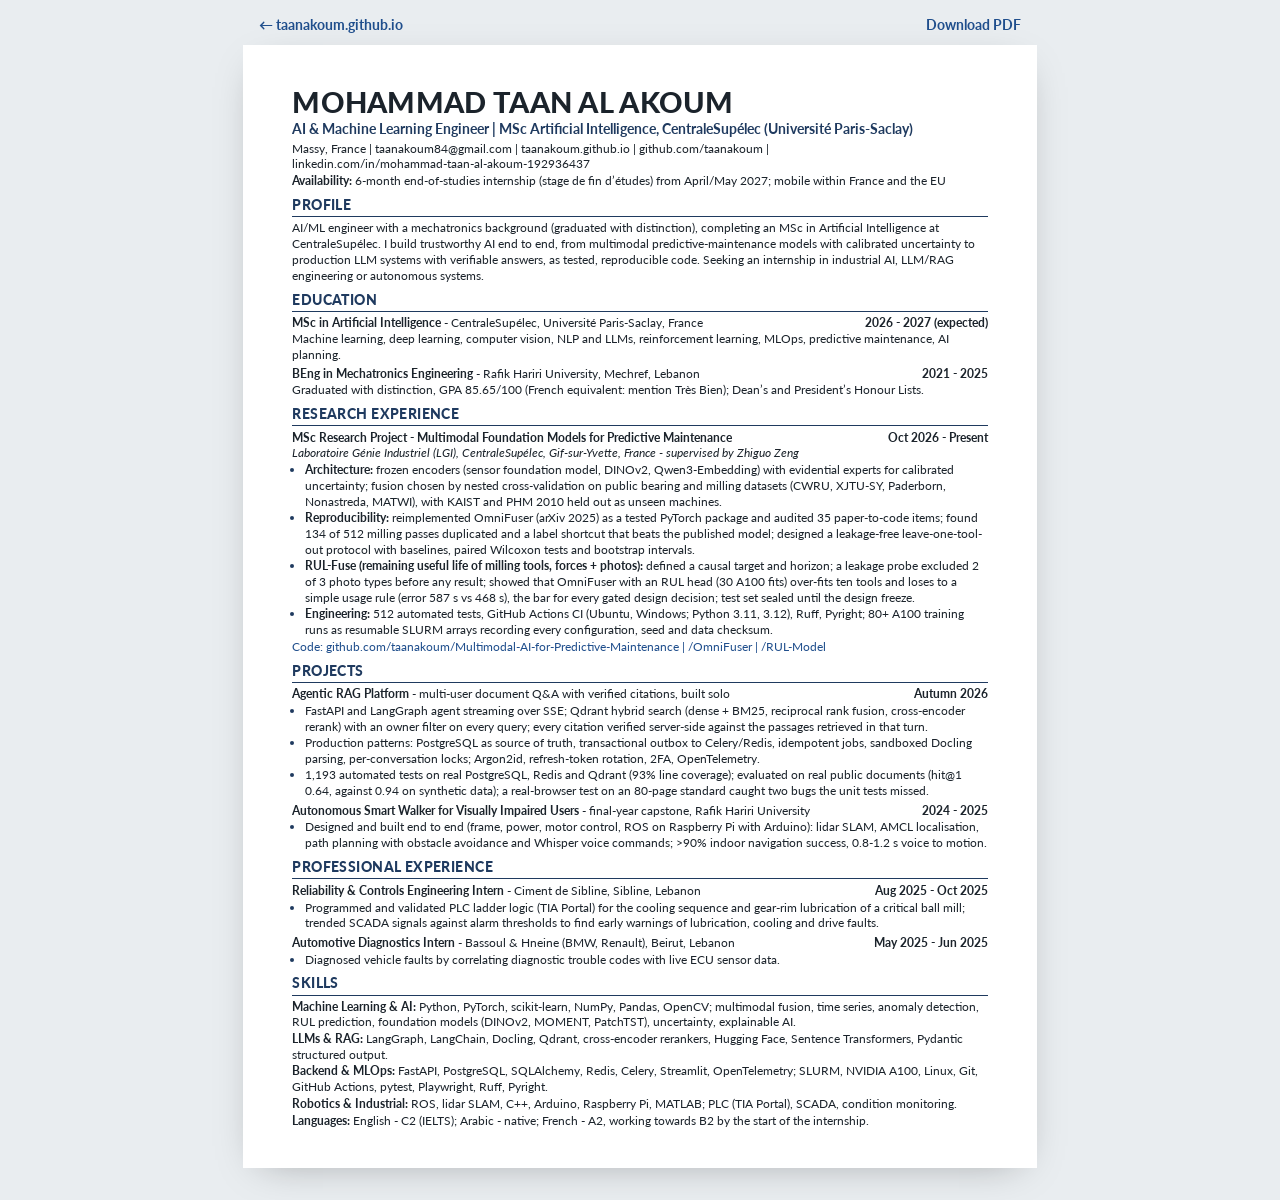
<file: cv/index.html>
<!doctype html>
<html lang="en">
<head>
<meta charset="utf-8">
<meta name="viewport" content="width=device-width, initial-scale=1">
<title>CV | Mohammad Taan Al Akoum</title>
<meta name="description" content="CV of Mohammad Taan Al Akoum, AI and machine learning engineer, MSc Artificial Intelligence at CentraleSupélec. Seeking a 6-month internship from April/May 2027.">
<link rel="canonical" href="https://taanakoum.github.io/cv/">
<link rel="icon" href="../assets/favicon.svg" type="image/svg+xml">
<link rel="preconnect" href="https://fonts.googleapis.com">
<link rel="preconnect" href="https://fonts.gstatic.com" crossorigin>
<link href="https://fonts.googleapis.com/css2?family=Lato:ital,wght@0,400;0,700;0,900;1,400&display=swap" rel="stylesheet">
<style>
  :root { --ink: #1B232B; --accent: #1F3A5F; --link: #1F4E8C; --muted: #4A5560; --rule: #1F3A5F; --page: #FFFFFF; --desk: #E9EDF0; }
  * { box-sizing: border-box; }
  html { -webkit-text-size-adjust: 100%; }
  body { margin: 0; background: var(--desk); color: var(--ink); font-family: "Lato", "Segoe UI", system-ui, sans-serif; }
  .bar { max-width: 210mm; margin: 0 auto; padding: 16px 16px 0; display: flex; justify-content: space-between; align-items: center; gap: 12px; font-size: 14px; }
  .bar a { color: var(--link); font-weight: 700; text-decoration: none; }
  .bar a:hover { text-decoration: underline; }
  .page { width: 210mm; min-height: 297mm; margin: 12px auto 32px; background: var(--page); padding: 11mm 13mm 10mm; box-shadow: 0 10px 40px -18px rgba(0,0,0,.35); font-size: 9pt; line-height: 1.32; }
  h1 { font-size: 22pt; font-weight: 900; letter-spacing: .01em; margin: 0; line-height: 1.05; text-transform: uppercase; }
  .role { color: var(--accent); font-weight: 700; font-size: 10.4pt; margin: 3px 0 2px; }
  .contact { margin: 0; color: var(--ink); }
  .contact a { color: var(--ink); text-decoration: none; white-space: nowrap; }
  .avail { margin: 1px 0 0; }
  h2 { font-size: 10.6pt; font-weight: 900; color: var(--accent); text-transform: uppercase; letter-spacing: .03em; margin: 7px 0 3px; padding-bottom: 1.5px; border-bottom: 1.4px solid var(--rule); }
  p { margin: 0; }
  .entry { margin-top: 3.5px; }
  .head { display: flex; justify-content: space-between; gap: 10px; align-items: baseline; }
  .head b { font-weight: 700; }
  .date { font-weight: 700; white-space: nowrap; }
  .sub { font-style: italic; }
  .code { color: var(--link); }
  .code a { color: var(--link); text-decoration: none; }
  ul { margin: 1px 0 0; padding-left: 13px; }
  li { margin: 0.6px 0; }
  li::marker { color: var(--accent); }
  .skills p { margin: 0.8px 0; }
  a { color: inherit; }
  @media screen and (max-width: 860px) {
    body { background: var(--page); }
    .page { width: auto; min-height: 0; margin: 0; padding: 18px 16px 28px; box-shadow: none; font-size: 15px; line-height: 1.5; }
    h1 { font-size: 28px; } .role { font-size: 16px; } h2 { font-size: 16px; margin-top: 18px; }
    .head { flex-direction: column; gap: 0; }
  }
  @page { size: A4; margin: 0; }
  @media print {
    body { background: #fff; }
    .bar { display: none; }
    .page { margin: 0; box-shadow: none; width: 210mm; height: 297mm; min-height: 0; overflow: hidden; }
  }
</style>
</head>
<body>
<div class="bar"><a href="../">← taanakoum.github.io</a><a href="../assets/Mohammad_Taan_Al_Akoum_CV.pdf" download>Download PDF</a></div>
<main class="page">
  <h1>Mohammad Taan Al Akoum</h1>
  <p class="role">AI &amp; Machine Learning Engineer | MSc Artificial Intelligence, CentraleSupélec (Université Paris-Saclay)</p>
  <p class="contact">Massy, France | <a href="mailto:taanakoum84@gmail.com">taanakoum84@gmail.com</a> | <a href="https://taanakoum.github.io">taanakoum.github.io</a> | <a href="https://github.com/taanakoum">github.com/taanakoum</a> | <a href="https://www.linkedin.com/in/mohammad-taan-al-akoum-192936437">linkedin.com/in/mohammad-taan-al-akoum-192936437</a></p>
  <p class="avail"><b>Availability:</b> 6-month end-of-studies internship (stage de fin d’études) from April/May 2027; mobile within France and the EU</p>

  <h2>Profile</h2>
  <p>AI/ML engineer with a mechatronics background (graduated with distinction), completing an MSc in Artificial Intelligence at CentraleSupélec. I build trustworthy AI end to end, from multimodal predictive-maintenance models with calibrated uncertainty to production LLM systems with verifiable answers, as tested, reproducible code. Seeking an internship in industrial AI, LLM/RAG engineering or autonomous systems.</p>

  <h2>Education</h2>
  <div class="entry">
    <div class="head"><span><b>MSc in Artificial Intelligence</b> - CentraleSupélec, Université Paris-Saclay, France</span><span class="date">2026 - 2027 (expected)</span></div>
    <p>Machine learning, deep learning, computer vision, NLP and LLMs, reinforcement learning, MLOps, predictive maintenance, AI planning.</p>
  </div>
  <div class="entry">
    <div class="head"><span><b>BEng in Mechatronics Engineering</b> - Rafik Hariri University, Mechref, Lebanon</span><span class="date">2021 - 2025</span></div>
    <p>Graduated with distinction, GPA 85.65/100 (French equivalent: mention Très Bien); Dean’s and President’s Honour Lists.</p>
  </div>

  <h2>Research Experience</h2>
  <div class="entry">
    <div class="head"><span><b>MSc Research Project - Multimodal Foundation Models for Predictive Maintenance</b></span><span class="date">Oct 2026 - Present</span></div>
    <p class="sub">Laboratoire Génie Industriel (LGI), CentraleSupélec, Gif-sur-Yvette, France - supervised by Zhiguo Zeng</p>
    <ul>
      <li><b>Architecture:</b> frozen encoders (sensor foundation model, DINOv2, Qwen3-Embedding) with evidential experts for calibrated uncertainty; fusion chosen by nested cross-validation on public bearing and milling datasets (CWRU, XJTU-SY, Paderborn, Nonastreda, MATWI), with KAIST and PHM 2010 held out as unseen machines.</li>
      <li><b>Reproducibility:</b> reimplemented OmniFuser (arXiv 2025) as a tested PyTorch package and audited 35 paper-to-code items; found 134 of 512 milling passes duplicated and a label shortcut that beats the published model; designed a leakage-free leave-one-tool-out protocol with baselines, paired Wilcoxon tests and bootstrap intervals.</li>
      <li><b>RUL-Fuse (remaining useful life of milling tools, forces + photos):</b> defined a causal target and horizon; a leakage probe excluded 2 of 3 photo types before any result; showed that OmniFuser with an RUL head (30 A100 fits) over-fits ten tools and loses to a simple usage rule (error 587 s vs 468 s), the bar for every gated design decision; test set sealed until the design freeze.</li>
      <li><b>Engineering:</b> 512 automated tests, GitHub Actions CI (Ubuntu, Windows; Python 3.11, 3.12), Ruff, Pyright; 80+ A100 training runs as resumable SLURM arrays recording every configuration, seed and data checksum.</li>
    </ul>
    <p class="code">Code: <a href="https://github.com/taanakoum/Multimodal-AI-for-Predictive-Maintenance">github.com/taanakoum/Multimodal-AI-for-Predictive-Maintenance</a> | <a href="https://github.com/taanakoum/OmniFuser">/OmniFuser</a> | <a href="https://github.com/taanakoum/RUL-Model">/RUL-Model</a></p>
  </div>

  <h2>Projects</h2>
  <div class="entry">
    <div class="head"><span><b>Agentic RAG Platform</b> - multi-user document Q&amp;A with verified citations, built solo</span><span class="date">Autumn 2026</span></div>
    <ul>
      <li>FastAPI and LangGraph agent streaming over SSE; Qdrant hybrid search (dense + BM25, reciprocal rank fusion, cross-encoder rerank) with an owner filter on every query; every citation verified server-side against the passages retrieved in that turn.</li>
      <li>Production patterns: PostgreSQL as source of truth, transactional outbox to Celery/Redis, idempotent jobs, sandboxed Docling parsing, per-conversation locks; Argon2id, refresh-token rotation, 2FA, OpenTelemetry.</li>
      <li>1,193 automated tests on real PostgreSQL, Redis and Qdrant (93% line coverage); evaluated on real public documents (hit@1 0.64, against 0.94 on synthetic data); a real-browser test on an 80-page standard caught two bugs the unit tests missed.</li>
    </ul>
  </div>
  <div class="entry">
    <div class="head"><span><b>Autonomous Smart Walker for Visually Impaired Users</b> - final-year capstone, Rafik Hariri University</span><span class="date">2024 - 2025</span></div>
    <ul>
      <li>Designed and built end to end (frame, power, motor control, ROS on Raspberry Pi with Arduino): lidar SLAM, AMCL localisation, path planning with obstacle avoidance and Whisper voice commands; &gt;90% indoor navigation success, 0.8-1.2 s voice to motion.</li>
    </ul>
  </div>

  <h2>Professional Experience</h2>
  <div class="entry">
    <div class="head"><span><b>Reliability &amp; Controls Engineering Intern</b> - Ciment de Sibline, Sibline, Lebanon</span><span class="date">Aug 2025 - Oct 2025</span></div>
    <ul>
      <li>Programmed and validated PLC ladder logic (TIA Portal) for the cooling sequence and gear-rim lubrication of a critical ball mill; trended SCADA signals against alarm thresholds to find early warnings of lubrication, cooling and drive faults.</li>
    </ul>
  </div>
  <div class="entry">
    <div class="head"><span><b>Automotive Diagnostics Intern</b> - Bassoul &amp; Hneine (BMW, Renault), Beirut, Lebanon</span><span class="date">May 2025 - Jun 2025</span></div>
    <ul>
      <li>Diagnosed vehicle faults by correlating diagnostic trouble codes with live ECU sensor data.</li>
    </ul>
  </div>

  <h2>Skills</h2>
  <div class="skills">
    <p><b>Machine Learning &amp; AI:</b> Python, PyTorch, scikit-learn, NumPy, Pandas, OpenCV; multimodal fusion, time series, anomaly detection, RUL prediction, foundation models (DINOv2, MOMENT, PatchTST), uncertainty, explainable AI.</p>
    <p><b>LLMs &amp; RAG:</b> LangGraph, LangChain, Docling, Qdrant, cross-encoder rerankers, Hugging Face, Sentence Transformers, Pydantic structured output.</p>
    <p><b>Backend &amp; MLOps:</b> FastAPI, PostgreSQL, SQLAlchemy, Redis, Celery, Streamlit, OpenTelemetry; SLURM, NVIDIA A100, Linux, Git, GitHub Actions, pytest, Playwright, Ruff, Pyright.</p>
    <p><b>Robotics &amp; Industrial:</b> ROS, lidar SLAM, C++, Arduino, Raspberry Pi, MATLAB; PLC (TIA Portal), SCADA, condition monitoring.</p>
    <p><b>Languages:</b> English - C2 (IELTS); Arabic - native; French - A2, working towards B2 by the start of the internship.</p>
  </div>
</main>
</body>
</html>
</file>
<file: styles.css>
/* Mohammad Taan Al Akoum, portfolio. Plain CSS, no build step. */
:root {
  --paper: #F6F8F7;
  --alt: #EDF1F0;
  --surface: #FFFFFF;
  --ink: #13212C;
  --steel: #56636E;
  --rule: #D6DDE0;
  --signal: #0B6E8A;
  --signal-ink: #FFFFFF;
  --signal-soft: #DCEDF2;
  --amber: #D69500;
  --amber-soft: #FBF0D0;
  --amber-ink: #6B4A00;
  --code-bg: #10202B;
  --code-ink: #DCE6EA;
  --band-bg: #13212C;
  --band-fg: #F3F6F5;
  --ok: #2E9E5B;
  --radius: 10px;
  --wrap: 1120px;
  color-scheme: light;
}
@media (prefers-color-scheme: dark) {
  :root:not([data-theme="light"]) {
    --paper: #0D151B; --alt: #111C23; --surface: #15212A; --ink: #E4EBEE; --steel: #9AA9B3;
    --rule: #263642; --signal: #4DB2CE; --signal-ink: #06212B; --signal-soft: #143440;
    --amber: #F0B53A; --amber-soft: #3A2D0F; --amber-ink: #F6D58A; --code-bg: #0A1218;
    color-scheme: dark;
  }
}
:root[data-theme="dark"] {
  --paper: #0D151B; --alt: #111C23; --surface: #15212A; --ink: #E4EBEE; --steel: #9AA9B3;
  --rule: #263642; --signal: #4DB2CE; --signal-ink: #06212B; --signal-soft: #143440;
  --amber: #F0B53A; --amber-soft: #3A2D0F; --amber-ink: #F6D58A; --code-bg: #0A1218;
  color-scheme: dark;
}

* { box-sizing: border-box; }
html { scroll-behavior: smooth; scroll-padding-top: 72px; -webkit-text-size-adjust: 100%; }
body {
  margin: 0; background: var(--paper); color: var(--ink);
  font-family: "Archivo", system-ui, -apple-system, "Segoe UI", sans-serif;
  font-variation-settings: "wdth" 100;
  font-size: 17px; line-height: 1.6;
  -webkit-font-smoothing: antialiased;
}
img, svg { max-width: 100%; display: block; }
a { color: var(--signal); text-underline-offset: 3px; text-decoration-thickness: 1px; }
a:hover { text-decoration-thickness: 2px; }
:focus-visible { outline: 3px solid var(--amber); outline-offset: 3px; border-radius: 4px; }
.wrap { max-width: var(--wrap); margin: 0 auto; padding: 0 24px; }
.skip { position: absolute; left: -999px; top: 8px; background: var(--ink); color: var(--paper); padding: 8px 14px; z-index: 50; border-radius: 6px; }
.skip:focus { left: 12px; }

/* type scale: 17 / 20 / 26 / 40 / 72 */
h1, h2, h3, h4 { margin: 0; line-height: 1.12; font-weight: 700; }
h1 { font-size: clamp(42px, 6.4vw, 80px); font-variation-settings: "wdth" 120; font-weight: 800; letter-spacing: -0.015em; line-height: .98; }
h2 { font-size: clamp(30px, 4vw, 44px); font-variation-settings: "wdth" 112; letter-spacing: -0.01em; max-width: 22ch; }
h3 { font-size: 21px; font-variation-settings: "wdth" 106; margin: 56px 0 16px; }
h4 { font-size: 17px; font-variation-settings: "wdth" 104; }
p { margin: 0 0 1em; }
.lead { font-size: 20px; line-height: 1.55; max-width: 62ch; }
.lead.narrow { max-width: 64ch; margin-top: 20px; }
.note { color: var(--steel); font-size: 15px; max-width: 70ch; margin-top: 14px; }
.kicker { color: var(--steel); font-size: 15px; margin: 0 0 14px; max-width: 70ch; }
.h-small { font-size: 20px; font-variation-settings: "wdth" 106; margin-bottom: 20px; }
code, pre { font-family: "JetBrains Mono", ui-monospace, Menlo, Consolas, monospace; }

/* nav */
.nav { position: sticky; top: env(safe-area-inset-top, 0px); z-index: 20; background: color-mix(in srgb, var(--paper) 88%, transparent); backdrop-filter: blur(10px); -webkit-backdrop-filter: blur(10px); border-bottom: 1px solid var(--rule); }
.nav-in { display: flex; align-items: center; justify-content: space-between; height: 60px; gap: 16px; }
.brand { color: var(--ink); text-decoration: none; font-weight: 700; font-variation-settings: "wdth" 112; white-space: nowrap; }
.nav nav { display: flex; gap: 22px; align-items: center; overflow-x: auto; scrollbar-width: none; }
.nav nav::-webkit-scrollbar { display: none; }
.nav nav a { color: var(--steel); text-decoration: none; font-size: 15px; white-space: nowrap; }
.nav nav a:hover { color: var(--ink); }
.nav-cv { color: var(--signal-ink); background: var(--signal); padding: 7px 16px; border-radius: 999px; font-weight: 600; font-size: 15px; text-decoration: none; transition: filter .2s, transform .2s; }
.nav-cv:hover { filter: brightness(1.08); transform: translateY(-1px); }

/* hero */
.hero { padding: 72px 0 64px; }
.hero-in { display: grid; grid-template-columns: 1.05fr 1fr; gap: 56px; align-items: center; }
.hero-role { color: var(--steel); margin-bottom: 18px; }
.hero-claim { font-size: clamp(24px, 2.6vw, 30px); font-variation-settings: "wdth" 110; font-weight: 600; margin: 22px 0 14px; color: var(--signal); }
.hero-lede { max-width: 54ch; }
.cta { display: flex; flex-wrap: wrap; gap: 10px; margin: 26px 0 22px; }
.btn { transition: transform .2s, background .2s, filter .2s, border-color .2s; display: inline-flex; align-items: center; min-height: 44px; padding: 0 20px; border-radius: 999px; border: 1.5px solid var(--ink); color: var(--ink); text-decoration: none; font-weight: 600; font-size: 16px; }
.btn:hover { background: var(--surface); transform: translateY(-1px); }
.btn-main { background: var(--signal); border-color: var(--signal); color: var(--signal-ink); }
.btn-main:hover { background: var(--signal); filter: brightness(1.08); }
.btn-quiet { border-color: var(--rule); }
.avail { display: flex; gap: 10px; align-items: baseline; color: var(--steel); font-size: 15px; max-width: 56ch; }
.dot { flex: none; width: 9px; height: 9px; border-radius: 50%; background: var(--ok); box-shadow: 0 0 0 4px color-mix(in srgb, var(--ok) 22%, transparent); transform: translateY(-1px); }
.hero-fig { margin: 0; background: var(--surface); border: 1px solid var(--rule); border-radius: 18px; padding: 26px 26px 18px; box-shadow: 0 30px 60px -40px color-mix(in srgb, var(--signal) 45%, transparent); }
.hero-fig figcaption { color: var(--steel); font-size: 14px; line-height: 1.5; margin-top: 10px; }
.hero-sig .sig { fill: none; stroke: var(--signal); stroke-width: 1.4; stroke-linejoin: round; }
.hero-sig .sig-cap { fill: var(--steel); font-size: 16px; }
.hero-sig .sp-axis { stroke: var(--rule); stroke-width: 1; }
.hero-sig .sp-n { stroke: var(--rule); stroke-width: 2; }
.hero-sig .sp-h { stroke: var(--amber); stroke-width: 5; stroke-linecap: round; }
.hero-sig .sp-l { fill: var(--amber-ink); font-size: 16px; font-weight: 600; }


/* spec sheet */
.sheet { padding: 56px 0 64px; border-top: 1px solid var(--rule); border-bottom: 1px solid var(--rule); background: var(--surface); }
.spec { display: grid; grid-template-columns: repeat(3, 1fr); margin: 0; border-top: 2px solid var(--ink); }
.spec > div { padding: 18px 20px 20px 0; border-bottom: 1px solid var(--rule); }
.spec > div:not(:nth-child(3n+1)) { padding-left: 20px; border-left: 1px solid var(--rule); }
.spec dt { color: var(--steel); font-size: 14px; }
.spec dd { margin: 6px 0 0; font-size: 40px; font-weight: 700; font-variation-settings: "wdth" 118; line-height: 1.05; font-variant-numeric: tabular-nums; }
.spec dd small { display: block; font-size: 14px; font-weight: 400; font-variation-settings: "wdth" 100; color: var(--steel); margin-top: 6px; line-height: 1.4; }
.growth { margin: 40px 0 0; max-width: 820px; }
.growth .chart-scroll { overflow-x: auto; -webkit-overflow-scrolling: touch; }
.growth .chart { min-width: 540px; }
.growth figcaption, .fold-fig figcaption { color: var(--steel); font-size: 14px; margin-top: 8px; max-width: 70ch; }
.chart .g-grid { stroke: var(--rule); stroke-width: 1; }
.chart .g-tick { fill: var(--steel); font-size: 13px; }
.chart .g-l1 { fill: none; stroke: var(--signal); stroke-width: 2.5; }
.chart .g-l2 { fill: none; stroke: var(--amber); stroke-width: 2.5; }
.chart .g-d1 { fill: var(--signal); } .chart .g-d2 { fill: var(--amber); }
.chart .g-lab1, .chart .g-lab2 { fill: var(--ink); font-size: 13px; font-weight: 600; }

/* sections */
.sec { padding: 96px 0; }
.sec-alt { background: var(--alt); }
.sec h2 { margin-bottom: 28px; }
.cols { display: grid; grid-template-columns: 1.1fr 1fr; gap: 48px; align-items: start; }
.why, .checks { list-style: none; margin: 0; padding: 0; }
.why li, .checks li { padding: 12px 0; border-top: 1px solid var(--rule); font-size: 16px; }
.why li:first-child, .checks li:first-child { border-top: 0; padding-top: 0; }
.two { display: grid; grid-template-columns: 1fr 1fr; gap: 48px; align-items: start; }
.three { display: grid; grid-template-columns: repeat(3, 1fr); gap: 20px; margin-top: 40px; }
.find { background: var(--surface); border: 1px solid var(--rule); border-radius: var(--radius); padding: 20px 22px; border-top: 3px solid var(--signal); }
.find:nth-child(2) { border-top-color: var(--amber); }
.find h4 { margin-bottom: 8px; }
.find p { font-size: 15.5px; margin: 0; }
.repo { font-size: 15px; margin-top: 18px; word-break: break-all; }

/* diagrams */
.dg-scroll { overflow-x: auto; -webkit-overflow-scrolling: touch; background: var(--surface); border: 1px solid var(--rule); border-radius: 14px; padding: 18px; }
.dg-scroll .diagram { min-width: 760px; width: 100%; height: auto; }
.dg-scroll.small .diagram { min-width: 560px; }
.diagram .bx { fill: var(--surface); stroke: var(--rule); stroke-width: 1.5; }
.diagram .bx-f { stroke: var(--steel); stroke-dasharray: 5 4; }
.diagram .bx-t { fill: var(--signal-soft); stroke: var(--signal); }
.diagram .bx-o { fill: var(--amber-soft); stroke: var(--amber); }
.diagram .bx-c { fill: var(--alt); stroke: var(--rule); }
.diagram .lane { fill: var(--alt); }
.diagram .tt { fill: var(--ink); font-size: 14.5px; font-weight: 650; font-variation-settings: "wdth" 94; }
.diagram .ts { fill: var(--steel); font-size: 12.5px; font-variation-settings: "wdth" 92; }
.diagram .ch { fill: var(--steel); font-size: 13px; font-weight: 600; }
.diagram .lb { fill: var(--steel); font-size: 12px; font-family: "JetBrains Mono", monospace; }
.diagram .ar { stroke: var(--steel); stroke-width: 1.4; fill: none; }
.diagram .ah { fill: var(--steel); }
.diagram .chip { fill: var(--surface); stroke: var(--signal); stroke-width: 1; }
.diagram .chip-on { fill: var(--signal); }
.diagram .chip-on + .tchip { fill: var(--signal-ink); font-weight: 600; }
.diagram .tchip { fill: var(--ink); }
.legend { display: flex; flex-wrap: wrap; align-items: center; gap: 6px 14px; color: var(--steel); font-size: 14px; margin-top: 12px; }
.lg { display: inline-block; width: 14px; height: 14px; border-radius: 4px; vertical-align: -2px; margin-right: 4px; border: 1.5px solid var(--rule); background: var(--surface); }
.lg-f { border-style: dashed; border-color: var(--steel); }
.lg-t { background: var(--signal-soft); border-color: var(--signal); }
.lg-o { background: var(--amber-soft); border-color: var(--amber); }
.lg-done { background: var(--signal); border-color: var(--signal); }
.lg-now { background: var(--amber); border-color: var(--amber); }
.lg-lock { background: repeating-linear-gradient(45deg, var(--rule) 0 3px, var(--surface) 3px 6px); }
.lg-te { background: var(--amber); border-color: var(--amber); }
.lg-va { background: var(--signal-soft); border-color: var(--signal); }
.lg-tr { background: var(--signal); border-color: var(--signal); }
.mk { color: var(--signal); font-size: 16px; }

/* stages */
.stages { list-style: none; counter-reset: st; display: grid; grid-template-columns: repeat(8, 1fr); gap: 6px; padding: 0; margin: 0; }
.stages li { counter-increment: st; position: relative; padding: 40px 10px 14px; background: var(--surface); border: 1px solid var(--rule); border-radius: 8px; font-size: 13.5px; line-height: 1.35; }
.stages li::before { content: counter(st); position: absolute; top: 10px; left: 10px; width: 22px; height: 22px; border-radius: 50%; display: grid; place-items: center; font-size: 12px; font-weight: 700; border: 1.5px solid var(--rule); color: var(--steel); }
.stages li b { display: block; font-size: 14.5px; margin-bottom: 4px; }
.stages li span { color: var(--steel); }
.stages li.done { border-top: 3px solid var(--signal); }
.stages li.done::before { background: var(--signal); border-color: var(--signal); color: var(--signal-ink); }
.stages li.now { border-top: 3px solid var(--amber); }
.stages li.now::before { background: var(--amber); border-color: var(--amber); color: #2A1E00; }
.stages li.lock { background: repeating-linear-gradient(45deg, var(--alt) 0 6px, var(--surface) 6px 12px); }

/* folds */
.fold-fig { margin: 0; }
.folds .fc { stroke: none; }
.folds .fc-te { fill: var(--amber); }
.folds .fc-va { fill: var(--signal-soft); stroke: var(--signal); stroke-width: 1; }
.folds .fc-tr { fill: var(--signal); }

/* tables */
.tbl-wrap { overflow-x: auto; -webkit-overflow-scrolling: touch; }
table { width: 100%; border-collapse: collapse; font-size: 15.5px; }
th, td { text-align: left; padding: 10px 14px 10px 0; border-bottom: 1px solid var(--rule); vertical-align: top; }
thead th { font-size: 14px; color: var(--steel); font-weight: 600; border-bottom: 2px solid var(--ink); }
td:first-child { font-weight: 600; }
td.held { color: var(--amber-ink); }
.ci { max-width: 420px; }
.ci td { color: var(--signal); font-weight: 600; }
.ci td::before { content: "✓ "; }
.ci tbody th { font-weight: 600; }
.matrix { min-width: 720px; }
.matrix td, .matrix th { text-align: center; }
.matrix td:first-child, .matrix th:first-child { text-align: left; font-weight: 500; }
.matrix td.y { color: var(--signal); font-size: 18px; }
.matrix td.p { color: var(--amber); font-size: 18px; }
.matrix tr.grp th { text-align: left; padding-top: 22px; font-variation-settings: "wdth" 108; font-weight: 700; color: var(--ink); border-bottom: 1px solid var(--ink); }
.topics td:first-child { font-weight: 400; white-space: nowrap; }
.topics code { font-size: 13.5px; color: var(--signal); }
.hw th { width: 96px; color: var(--steel); font-weight: 600; font-size: 14px; }
.hw { margin-top: 24px; }

/* audit bar */
.audit { display: flex; height: 54px; border-radius: 10px; overflow: hidden; gap: 3px; }
.audit .seg { display: flex; align-items: center; padding-left: 12px; color: #fff; font-size: 18px; min-width: 34px; }
.audit .s1 { background: var(--signal); color: var(--signal-ink); }
.audit .s2 { background: color-mix(in srgb, var(--signal) 55%, var(--surface)); color: var(--ink); }
.audit .s3 { background: var(--amber); color: #2A1E00; }
.audit .s4 { background: color-mix(in srgb, var(--amber) 50%, var(--surface)); color: var(--ink); }
.audit .s5 { background: var(--rule); color: var(--ink); }
.audit-key { list-style: none; padding: 0; margin: 14px 0 0; display: flex; flex-wrap: wrap; gap: 6px 22px; font-size: 14.5px; color: var(--steel); }
.lg.a1 { background: var(--signal); border-color: var(--signal); }
.lg.a2 { background: color-mix(in srgb, var(--signal) 55%, var(--surface)); border-color: transparent; }
.lg.a3 { background: var(--amber); border-color: var(--amber); }
.lg.a4 { background: color-mix(in srgb, var(--amber) 50%, var(--surface)); border-color: transparent; }
.lg.a5 { background: var(--rule); }

/* walker */
.walker-top { display: grid; grid-template-columns: 300px 1fr; gap: 48px; align-items: start; }
.photo { margin: 0; }
.photo img { width: 100%; height: auto; border-radius: 14px; border: 1px solid var(--rule); }
.photo figcaption { color: var(--steel); font-size: 14px; margin-top: 8px; }
.results { display: grid; grid-template-columns: repeat(4, 1fr); gap: 0; margin: 28px 0 0; border-top: 2px solid var(--ink); }
.results > div { padding: 14px 14px 14px 0; border-bottom: 1px solid var(--rule); }
.results > div + div { padding-left: 14px; border-left: 1px solid var(--rule); }
.results dt { color: var(--steel); font-size: 13.5px; line-height: 1.35; }
.results dd { margin: 6px 0 0; font-size: 28px; font-weight: 700; font-variation-settings: "wdth" 116; white-space: nowrap; }

/* horizontal bars */
.lat-r, .bar-r { display: grid; grid-template-columns: 200px 1fr 84px; gap: 12px; align-items: center; padding: 7px 0; font-size: 14.5px; }
.bar-r { grid-template-columns: 70px 1fr 60px; }
.trk { position: relative; height: 14px; background: var(--alt); border-radius: 7px; }
.sec-alt .trk { background: var(--surface); }
.trk i { position: absolute; top: 0; bottom: 0; left: 0; background: var(--signal); border-radius: 7px; min-width: 6px; }
.lat-r:first-child .trk i { background: var(--amber); }
.trk i.b2 { background: color-mix(in srgb, var(--signal) 45%, var(--surface)); }
.lat-r em, .bar-r em { font-style: normal; font-variant-numeric: tabular-nums; font-weight: 600; text-align: right; }
.lat-axis { display: flex; justify-content: space-between; margin-left: 212px; margin-right: 96px; color: var(--steel); font-size: 12px; padding-top: 4px; border-top: 1px solid var(--rule); }
.bars-h { color: var(--steel); font-size: 14px; margin: 16px 0 4px; }
.bars-h:first-child { margin-top: 0; }
blockquote { margin: 0; padding: 22px 26px; background: var(--surface); border-left: 4px solid var(--amber); border-radius: 0 var(--radius) var(--radius) 0; font-size: 20px; line-height: 1.5; font-variation-settings: "wdth" 104; }

/* tabs and code */
.tabs { background: var(--code-bg); border-radius: 14px; overflow: hidden; }
.tab-list { display: flex; gap: 2px; padding: 8px 8px 0; overflow-x: auto; }
.tab-list button { font: inherit; font-size: 14.5px; color: #9FB3BD; background: transparent; border: 0; padding: 10px 16px; border-radius: 8px 8px 0 0; cursor: pointer; white-space: nowrap; }
.tab-list button[aria-selected="true"] { color: #fff; background: rgba(255,255,255,.08); }
.tab-panel { padding: 4px 0 0; }
.tabs pre { margin: 0; padding: 20px 24px 24px; overflow-x: auto; color: var(--code-ink); font-size: 14px; line-height: 1.65; background: rgba(255,255,255,.04); }
.tabs .k { color: #7FD1E8; } .tabs .s { color: #F2C66D; } .tabs .c { color: #7B8F99; } .tabs .f { color: #B8E3A8; }

/* timeline */
.timeline { list-style: none; margin: 40px 0 0; padding: 0; position: relative; }
.timeline li { display: grid; grid-template-columns: 150px 1fr; gap: 32px; padding: 0 0 30px; position: relative; }
.timeline li::before { content: ""; position: absolute; left: 165px; top: 7px; width: 11px; height: 11px; border-radius: 50%; background: var(--paper); border: 2px solid var(--signal); }
.timeline li::after { content: ""; position: absolute; left: 171px; top: 22px; bottom: 2px; width: 1px; background: var(--rule); }
.timeline li:last-child::after { display: none; }
.timeline li.now::before { background: var(--amber); border-color: var(--amber); }
.timeline time { color: var(--steel); font-size: 15px; font-variant-numeric: tabular-nums; }
.timeline li > div { padding-left: 24px; max-width: 70ch; }
.timeline h4 { margin-bottom: 6px; }
.timeline p { color: var(--steel); font-size: 16px; margin: 0; }

/* skills */
.skills { margin: 48px 0 0; }
.skills > div { display: grid; grid-template-columns: 240px 1fr; gap: 24px; padding: 14px 0; border-top: 1px solid var(--rule); }
.skills dt { font-weight: 700; font-variation-settings: "wdth" 106; }
.skills dd { margin: 0; color: var(--steel); }

/* contact */
.contact { --cbg: var(--band-bg); --cfg: var(--band-fg); background: var(--cbg); color: var(--cfg); padding: 88px 0 28px; }
.contact-in { display: grid; grid-template-columns: 1.4fr 1fr; gap: 48px; align-items: end; }
.contact h2 { color: var(--cfg); margin-bottom: 16px; font-size: clamp(32px, 4.6vw, 52px); }
.contact p { color: color-mix(in srgb, var(--cfg) 75%, transparent); max-width: 56ch; }
.contact-list { list-style: none; margin: 0; padding: 0; }
.contact-list li { border-top: 1px solid color-mix(in srgb, var(--cfg) 22%, transparent); }
.contact-list a { display: block; padding: 14px 0; color: var(--cfg); text-decoration: none; font-size: 18px; font-weight: 600; }
.contact-list a:hover { color: var(--amber); }
.contact .foot { max-width: var(--wrap); margin-top: 64px; font-size: 13.5px; color: color-mix(in srgb, var(--cfg) 55%, transparent); }

/* responsive */
@media (max-width: 1000px) {
  .stages { grid-template-columns: repeat(4, 1fr); }
  .hero-in, .cols { grid-template-columns: 1fr; gap: 40px; }
}
@media (max-width: 820px) {
  body { font-size: 16px; }
  .two, .three, .contact-in { grid-template-columns: 1fr; gap: 8px; }
  .three { gap: 14px; }
  .walker-top { grid-template-columns: 1fr; gap: 28px; }
  .photo { max-width: 320px; }
  .spec { grid-template-columns: 1fr 1fr; }
  .spec > div:not(:nth-child(3n+1)) { padding-left: 0; border-left: 0; }
  .spec > div:nth-child(2n) { padding-left: 16px; border-left: 1px solid var(--rule); }
  .spec dd { font-size: 32px; }
  .results { grid-template-columns: 1fr 1fr; }
  .results > div + div { padding-left: 0; border-left: 0; }
  .results > div:nth-child(2n) { padding-left: 14px; border-left: 1px solid var(--rule); }
  .sec { padding: 72px 0; }
  .lead { font-size: 18px; }
  .skills > div { grid-template-columns: 1fr; gap: 4px; }
  .timeline li { grid-template-columns: 1fr; gap: 2px; padding-left: 28px; }
  .timeline li::before { left: 0; }
  .timeline li::after { left: 6px; }
  .timeline li > div { padding-left: 0; }
  .lat-r { grid-template-columns: 1fr 64px; row-gap: 4px; }
  .lat-r span { grid-column: 1 / -1; }
  .lat-axis { margin-left: 0; margin-right: 76px; }
}
@media (max-width: 520px) {
  .wrap { padding: 0 16px; }
  .hero { padding: 44px 0 48px; }
  .stages { grid-template-columns: 1fr 1fr; }
  .hero-fig { padding: 16px 14px 12px; }
  .btn { padding: 0 16px; font-size: 15px; }
  .spec dd { font-size: 28px; }
  .results dd { font-size: 23px; }
  h3 { margin-top: 44px; }
  .brand { font-size: 15px; min-width: 0; overflow: hidden; text-overflow: ellipsis; font-variation-settings: "wdth" 96; }
  .nav-in { gap: 10px; }
  .nav-tools { gap: 8px; }
}
@media print {
  .nav, .tabs .tab-list { display: none; }
  .tab-panel[hidden] { display: block !important; }
  .sec, .sheet { padding: 28px 0; }
}


/* ===== v2: navigation tools, theme, menu, progress ===== */
.nav { transition: box-shadow .3s; }
.nav.scrolled { box-shadow: 0 10px 30px -24px rgba(0,0,0,.55); }
.progress { position: absolute; left: 0; right: 0; bottom: -1px; height: 2px; pointer-events: none; }
.progress span { display: block; height: 100%; background: linear-gradient(90deg, var(--signal), var(--amber)); transform-origin: left; transform: scaleX(var(--p, 0)); }
.nav nav a { position: relative; transition: color .2s; }
.nav nav a::after { content: ""; position: absolute; left: 0; right: 0; bottom: -6px; height: 2px; border-radius: 2px; background: var(--signal); transform: scaleX(0); transform-origin: left; transition: transform .3s cubic-bezier(.2,.7,.2,1); }
.nav nav a.active { color: var(--ink); }
.nav nav a.active::after, .nav nav a:hover::after { transform: scaleX(1); }
.nav-tools { display: flex; align-items: center; gap: 10px; flex: none; }
.icon-btn { width: 38px; height: 38px; border-radius: 50%; border: 1px solid var(--rule); background: var(--surface); color: var(--ink); display: grid; place-items: center; cursor: pointer; padding: 0; transition: transform .25s, border-color .2s; }
.icon-btn:hover { border-color: var(--signal); }
.icon-btn svg { width: 18px; height: 18px; fill: none; stroke: currentColor; stroke-width: 1.8; stroke-linecap: round; }
#theme:active svg { transform: rotate(40deg); }
.icon-btn .i-moon { fill: currentColor; stroke: none; }
.i-sun { display: none; }
:root[data-theme="dark"] .i-sun { display: block; } :root[data-theme="dark"] .i-moon { display: none; }
@media (prefers-color-scheme: dark) { :root:not([data-theme="light"]) .i-sun { display: block; } :root:not([data-theme="light"]) .i-moon { display: none; } }
.menu-btn { display: none; }
.menu-btn span { display: block; width: 16px; height: 1.8px; background: currentColor; border-radius: 2px; transition: transform .3s; grid-area: 1 / 1; }
.menu-btn span:first-child { transform: translateY(-3.5px); } .menu-btn span:last-child { transform: translateY(3.5px); }
.menu-btn[aria-expanded="true"] span:first-child { transform: rotate(45deg); }
.menu-btn[aria-expanded="true"] span:last-child { transform: rotate(-45deg); }
@media (max-width: 1060px) {
  .menu-btn { display: grid; }
  .nav nav { position: absolute; top: 61px; left: 0; right: 0; flex-direction: column; align-items: stretch; gap: 0; padding: 8px 24px 18px;
    background: var(--paper); border-bottom: 1px solid var(--rule); box-shadow: 0 24px 40px -30px rgba(0,0,0,.5);
    opacity: 0; transform: translateY(-8px); visibility: hidden; transition: opacity .25s, transform .25s, visibility 0s .25s; }
  .nav nav.open { opacity: 1; transform: none; visibility: visible; transition: opacity .25s, transform .25s; }
  .nav nav a { padding: 12px 0; font-size: 17px; border-bottom: 1px solid var(--rule); }
  .nav nav a::after { display: none; }
  .nav nav a.active { color: var(--signal); }
}

/* ===== hero showcase ===== */
.h1-l { display: block; }
.rot { display: inline-grid; color: var(--signal); }
.rot-w { grid-area: 1 / 1; opacity: 0; transform: translateY(.45em); transition: opacity .5s, transform .6s cubic-bezier(.2,.7,.2,1); white-space: nowrap; }
.rot-w.is-on { opacity: 1; transform: none; }
.rot-w.is-out { opacity: 0; transform: translateY(-.45em); }
.hero-claim { color: var(--ink); }
.stage { position: relative; aspect-ratio: 600 / 330; }
.hp { position: absolute; inset: 0; opacity: 0; transform: scale(.985) translateY(6px); transition: opacity .6s ease, transform .7s cubic-bezier(.2,.7,.2,1); pointer-events: none; }
.hp.is-active { opacity: 1; transform: none; }
.hp svg { width: 100%; height: 100%; }
.sc-bar { display: flex; align-items: center; gap: 10px; margin-top: 16px; }
.sc-tabs { display: flex; flex: 1; gap: 6px; }
.sc-t { position: relative; flex: 1; overflow: hidden; font: inherit; font-size: 13.5px; color: var(--steel); background: var(--alt); border: 0; border-radius: 8px; padding: 8px 6px 10px; cursor: pointer; transition: color .2s, background .2s; }
.sc-t:hover { color: var(--ink); }
.sc-t.is-on { color: var(--ink); background: var(--signal-soft); font-weight: 600; }
.sc-t i { position: absolute; left: 0; bottom: 0; height: 3px; width: 100%; background: var(--signal); transform-origin: left; transform: scaleX(0); }
.sc-pause { width: 34px; height: 34px; border-radius: 50%; border: 1px solid var(--rule); background: transparent; color: var(--steel); display: grid; place-items: center; cursor: pointer; padding: 0; flex: none; }
.sc-pause svg { width: 14px; height: 14px; fill: none; stroke: currentColor; stroke-width: 2.4; stroke-linecap: round; }
.sc-pause .pl { display: none; fill: currentColor; stroke: none; }
.hero-fig.paused .sc-pause .pl { display: block; } .hero-fig.paused .sc-pause .ps { display: none; }
.sc-cap { min-height: 4.6em; transition: opacity .2s; }
.sc-cap.swap { opacity: 0; }
/* hero panel art, final states (used without motion) */
.hero-sig .q-pill { fill: var(--alt); }
.hero-sig .q-txt { fill: var(--ink); font-size: 17px; }
.hero-sig .rr { transform: translateY(var(--y1)); }
.hero-sig .rr-bg { fill: var(--surface); stroke: var(--rule); stroke-width: 1.2; }
.hero-sig .rr-top .rr-bg { stroke: var(--amber); fill: var(--amber-soft); stroke-width: 1.6; }
.hero-sig .rr-sk { fill: var(--rule); }
.hero-sig .rr-src { fill: var(--steel); font-size: 13px; }
.hero-sig .rr-trk { fill: var(--alt); }
.hero-sig .rr-sc { fill: var(--signal); }
.hero-sig .st1 { opacity: 0; }
.hero-sig .map { fill: var(--alt); }
.hero-sig .furn { fill: var(--rule); }
.hero-sig .wall { fill: none; stroke: var(--ink); stroke-width: 5; stroke-linecap: round; stroke-linejoin: round; }
.hero-sig .rp { fill: none; stroke: var(--signal); stroke-width: 2.5; stroke-dasharray: 2 7; stroke-linecap: round; }
.hero-sig .flag line { stroke: var(--amber); stroke-width: 2.5; } .hero-sig .flag path { fill: var(--amber); }
.hero-sig .sig-lbl { fill: var(--ink); font-size: 15px; font-weight: 600; }
.hero-sig .bot { transform: translate(500px, 205px); }
.hero-sig .bot-b { fill: var(--signal); stroke: var(--surface); stroke-width: 3; }
.hero-sig .bot-c { fill: var(--surface); }
.hero-sig .sweep path { fill: color-mix(in srgb, var(--signal) 22%, transparent); }
.hero-sig .now { stroke: var(--steel); stroke-dasharray: 3 4; }
.hero-sig .band { fill: color-mix(in srgb, var(--signal) 18%, transparent); }
.hero-sig .thr { stroke: var(--amber); stroke-width: 2; stroke-dasharray: 6 5; }
.hero-sig .thr-l { fill: var(--amber-ink); font-size: 13px; }
.hero-sig .hist { fill: none; stroke: var(--ink); stroke-width: 2; }
.hero-sig .fc { fill: none; stroke: var(--signal); stroke-width: 2.4; }
.hero-sig .ar2 { stroke: var(--steel); stroke-width: 1.4; fill: none; } .hero-sig .ah2 { fill: var(--steel); }
.hero-sig .rul .sig-lbl, .hero-sig .band-l { font-size: 13px; font-weight: 500; fill: var(--steel); }
.scroll-cue { display: block; width: 26px; height: 40px; margin: 40px auto 0; border: 1.5px solid var(--rule); border-radius: 14px; position: relative; }
.scroll-cue span { position: absolute; left: 50%; top: 8px; width: 4px; height: 8px; margin-left: -2px; border-radius: 2px; background: var(--signal); }

/* ===== capabilities ===== */
.cap-grid { display: grid; grid-template-columns: repeat(4, 1fr); gap: 16px; margin-top: 36px; }
.cap { position: relative; display: flex; flex-direction: column; padding: 24px 22px 22px; background: var(--surface); border: 1px solid var(--rule); border-radius: 14px; color: var(--ink); text-decoration: none; overflow: hidden; isolation: isolate;
  transition: transform .35s cubic-bezier(.2,.7,.2,1), border-color .3s, box-shadow .35s; }
.cap::before { content: ""; position: absolute; inset: 0; z-index: -1; opacity: 0; transition: opacity .35s;
  background: radial-gradient(260px circle at var(--mx, 50%) var(--my, 0%), color-mix(in srgb, var(--signal) 14%, transparent), transparent 70%); }
.cap:hover { transform: translateY(-4px); border-color: color-mix(in srgb, var(--signal) 55%, var(--rule)); box-shadow: 0 24px 40px -30px color-mix(in srgb, var(--signal) 70%, transparent); }
.cap:hover::before { opacity: 1; }
.cap h3 { margin: 18px 0 8px; font-size: 19px; }
.cap p { color: var(--steel); font-size: 15.5px; margin: 0 0 18px; }
.cap-proof { margin-top: auto; font-size: 14px; font-weight: 600; color: var(--signal); background-image: linear-gradient(currentColor, currentColor); background-size: 0 1.5px; background-position: 0 100%; background-repeat: no-repeat; transition: background-size .35s; align-self: flex-start; padding-bottom: 2px; }
.cap:hover .cap-proof { background-size: 100% 1.5px; }
.cap-i { width: 40px; height: 40px; fill: none; stroke: var(--signal); stroke-width: 2.4; stroke-linecap: round; stroke-linejoin: round; padding: 6px; border-radius: 10px; background: var(--signal-soft); box-sizing: content-box; }
.find { transition: transform .35s cubic-bezier(.2,.7,.2,1), box-shadow .35s; }
.find:hover { transform: translateY(-3px); box-shadow: 0 20px 36px -30px rgba(0,0,0,.5); }

/* ===== copy, toast, back to top ===== */
.tabs { position: relative; }
.copy-code { position: absolute; top: 10px; right: 10px; z-index: 2; font: inherit; font-size: 13px; color: #CFE0E6; background: rgba(255,255,255,.08); border: 1px solid rgba(255,255,255,.14); border-radius: 8px; padding: 6px 12px; cursor: pointer; transition: background .2s; }
.copy-code:hover { background: rgba(255,255,255,.16); }
.tab-panel:not([hidden]) { animation: panel-in .35s ease both; }
@keyframes panel-in { from { opacity: 0; transform: translateY(6px); } to { opacity: 1; transform: none; } }
.mail-row { display: flex; align-items: center; justify-content: space-between; gap: 12px; }
.copy-mail { font: inherit; font-size: 13.5px; color: var(--cfg); background: transparent; border: 1px solid color-mix(in srgb, var(--cfg) 30%, transparent); border-radius: 999px; padding: 5px 14px; cursor: pointer; transition: background .2s; }
.copy-mail:hover { background: color-mix(in srgb, var(--cfg) 12%, transparent); }
.toast { position: fixed; left: 50%; bottom: 28px; z-index: 60; transform: translate(-50%, 20px); opacity: 0; pointer-events: none; background: var(--ink); color: var(--paper); padding: 10px 18px; border-radius: 999px; font-size: 15px; font-weight: 600; transition: opacity .3s, transform .3s cubic-bezier(.2,.7,.2,1); }
.toast.show { opacity: 1; transform: translate(-50%, 0); }
.to-top { position: fixed; right: 22px; bottom: 22px; z-index: 40; width: 46px; height: 46px; border-radius: 50%; display: grid; place-items: center; background: var(--signal); color: var(--signal-ink); box-shadow: 0 12px 24px -12px rgba(0,0,0,.5); opacity: 0; transform: translateY(14px); pointer-events: none; transition: opacity .3s, transform .3s; }
.to-top.show { opacity: 1; transform: none; pointer-events: auto; }
.to-top svg { width: 20px; height: 20px; fill: none; stroke: currentColor; stroke-width: 2.4; stroke-linecap: round; stroke-linejoin: round; }

@media (max-width: 1000px) { .cap-grid { grid-template-columns: 1fr 1fr; } }
@media (max-width: 560px) { .cap-grid { grid-template-columns: 1fr; } .scroll-cue { display: none; } .sc-t { font-size: 12px; padding: 8px 2px 10px; } .hero-sig .q-txt { font-size: 18px; } }

/* ===== motion (only when the visitor allows it) ===== */
@media (prefers-reduced-motion: no-preference) {
  /* page-load sequence */
  .hero-txt > * { animation: up .8s cubic-bezier(.2,.7,.2,1) both; }
  .hero-txt > :nth-child(1) { animation-delay: .05s; }
  .hero-txt > :nth-child(2) { animation: none; }
  .h1-l { animation: line-up .9s cubic-bezier(.2,.7,.2,1) both; }
  .h1-l:nth-child(1) { animation-delay: .12s; } .h1-l:nth-child(2) { animation-delay: .22s; }
  .hero-txt > :nth-child(3) { animation-delay: .34s; }
  .hero-txt > :nth-child(4) { animation-delay: .42s; }
  .hero-txt > :nth-child(5) { animation-delay: .5s; }
  .hero-txt > :nth-child(6) { animation-delay: .58s; }
  .hero-fig { animation: fig-in 1s cubic-bezier(.2,.7,.2,1) .25s both; }
  .scroll-cue span { animation: cue 1.8s ease-in-out infinite; }
  /* scroll reveals */
  html.js .rv { opacity: 0; transform: translateY(22px); transition: opacity .8s cubic-bezier(.2,.7,.2,1) var(--d, 0s), transform .8s cubic-bezier(.2,.7,.2,1) var(--d, 0s); }
  html.js .rv.in { opacity: 1; transform: none; }
  /* diagrams build left to right */
  html.js .diagram .nd { opacity: 0; transform: translateY(8px); transition: opacity .55s ease calc(var(--i) * .13s), transform .55s cubic-bezier(.2,.7,.2,1) calc(var(--i) * .13s); }
  html.js .diagram .ed { opacity: 0; transition: opacity .15s calc(var(--i) * .13s + .1s); }
  html.js .diagram .ed .ar { stroke-dasharray: 1; stroke-dashoffset: 1; transition: stroke-dashoffset .45s ease calc(var(--i) * .13s + .1s); }
  html.js .diagram.in .nd { opacity: 1; transform: none; }
  html.js .diagram.in .ed { opacity: 1; }
  html.js .diagram.in .ed .ar { stroke-dashoffset: 0; }
  /* charts */
  html.js .chart .draw { stroke-dasharray: 1; stroke-dashoffset: 1; transition: stroke-dashoffset 1.8s cubic-bezier(.4,0,.2,1); }
  html.js .chart.in .draw { stroke-dashoffset: 0; }
  html.js .chart .g-end { opacity: 0; transition: opacity .5s 1.5s; }
  html.js .chart.in .g-end { opacity: 1; }
  html.js .folds .fc { opacity: 0; transform: scale(.8); transform-box: fill-box; transform-origin: center; transition: opacity .35s calc(var(--k) * .025s), transform .35s cubic-bezier(.2,.7,.2,1) calc(var(--k) * .025s); }
  html.js .folds.in .fc { opacity: 1; transform: none; }
  html.js .trk i { transform: scaleX(0); transform-origin: left; transition: transform 1s cubic-bezier(.2,.7,.2,1) var(--d, 0s); }
  html.js .in .trk i { transform: none; }
  html.js .audit { clip-path: inset(0 100% 0 0 round 10px); transition: clip-path 1.4s cubic-bezier(.4,0,.2,1); }
  html.js .audit.in { clip-path: inset(0 0 0 0 round 10px); }
  /* showcase panels */
  .sc-t.is-on i { animation: fill var(--dur, 7s) linear forwards; }
  .hero-fig.paused .sc-t.is-on i, .hero-fig:hover .sc-t.is-on i, .hero-fig:focus-within .sc-t.is-on i { animation-play-state: paused; }
  .hp.is-active .draw { stroke-dasharray: 1; animation: draw 1.6s cubic-bezier(.4,0,.2,1) .15s both; }
  .hp.is-active .sp-h { transform-box: fill-box; transform-origin: bottom; animation: rise .7s cubic-bezier(.2,.8,.2,1) both; animation-delay: calc(1.3s + var(--k) * .1s); }
  .hp.is-active .sp-l { animation: fade .4s ease both; animation-delay: calc(1.6s + var(--k) * .1s); }
  .hp.is-active .rr { animation: fade .45s ease both, reorder .9s cubic-bezier(.65,0,.2,1) 1.6s both; animation-delay: calc(.15s + var(--k) * .09s), 1.6s; }
  .hp.is-active .rr-top .rr-bg { animation: hl .5s ease 2.4s both; }
  .hp.is-active .st1 { animation: fade-out .4s ease 1.5s both; }
  .hp.is-active .st2 { animation: fade .4s ease 1.9s both; }
  .hp.is-active .rp { stroke-dasharray: 2 7; animation: fade .6s ease .2s both; }
  .hp.is-active .bot { animation: drive 4.6s cubic-bezier(.45,0,.55,1) 1s both; }
  .hp .sweep { animation: spin 2.2s linear infinite; }
  .hp.is-active .flag { animation: fade .4s ease .6s both; }
  .hp.is-active .band { transform-box: view-box; transform-origin: 330px 0; animation: grow-x 1.2s cubic-bezier(.2,.7,.2,1) 1.2s both; }
  .hp.is-active .fc { animation-delay: 1.2s; }
  .hp.is-active .band-l, .hp.is-active .thr-l { animation: fade .4s ease 2.2s both; }
  .hp.is-active .rul { animation: fade .5s ease 2.6s both; }
}
@keyframes up { from { opacity: 0; transform: translateY(18px); } to { opacity: 1; transform: none; } }
@keyframes line-up { from { opacity: 0; transform: translateY(40%); clip-path: inset(0 0 100% 0); } to { opacity: 1; transform: none; clip-path: inset(0 0 -10% 0); } }
@keyframes fig-in { from { opacity: 0; transform: translateY(24px) scale(.98); } to { opacity: 1; transform: none; } }
@keyframes cue { 0% { transform: translateY(0); opacity: 1; } 70% { transform: translateY(12px); opacity: 0; } 100% { opacity: 0; } }
@keyframes fill { from { transform: scaleX(0); } to { transform: scaleX(1); } }
@keyframes draw { from { stroke-dashoffset: 1; } to { stroke-dashoffset: 0; } }
@keyframes rise { from { transform: scaleY(0); } to { transform: scaleY(1); } }
@keyframes fade { from { opacity: 0; } to { opacity: 1; } }
@keyframes fade-out { from { opacity: 1; } to { opacity: 0; } }
@keyframes reorder { from { transform: translateY(var(--y0)); } to { transform: translateY(var(--y1)); } }
@keyframes hl { from { stroke: var(--rule); fill: var(--surface); } }
@keyframes spin { to { transform: rotate(360deg); } }
@keyframes grow-x { from { transform: scaleX(0); opacity: 0; } to { transform: scaleX(1); opacity: 1; } }
@keyframes drive {
  0% { transform: translate(100px, 90px); }
  17% { transform: translate(100px, 235px); }
  42% { transform: translate(310px, 235px); }
  61% { transform: translate(310px, 75px); }
  84% { transform: translate(500px, 75px); }
  100% { transform: translate(500px, 205px); }
}

.sc-pause[hidden] { display: none; }

body::before { content: ""; position: fixed; inset: 0 0 auto; height: env(safe-area-inset-top, 0px); z-index: 30; background: var(--paper); }

/* product screenshots (agentic RAG) */
.shots { display: grid; grid-template-columns: 1fr 1fr; gap: 24px; margin: 44px 0 0; }
.shot { margin: 0; }
.shot img { width: 100%; height: auto; border: 1px solid var(--rule); border-top: 0; border-radius: 0 0 12px 12px; background: #fff; }
.shot-bar { display: flex; gap: 6px; align-items: center; height: 26px; padding: 0 12px; background: var(--surface); border: 1px solid var(--rule); border-radius: 12px 12px 0 0; }
.shot-bar i { width: 9px; height: 9px; border-radius: 50%; background: var(--rule); }
.shot-bar i:first-child { background: color-mix(in srgb, var(--amber) 70%, var(--rule)); }
.shot figcaption { color: var(--steel); font-size: 14px; margin-top: 10px; max-width: 60ch; }
.shot { transition: transform .35s cubic-bezier(.2,.7,.2,1); }
.shot:hover { transform: translateY(-3px); }
.shot:hover img, .shot:hover .shot-bar { border-color: color-mix(in srgb, var(--signal) 45%, var(--rule)); }
.shots + h3 { margin-top: 56px; }
.results + .two { margin-top: 8px; }
/* wider bar labels, limit marker, flagged bars */
.bars-wide .bar-r { grid-template-columns: 136px 1fr 44px; }
.trk i.bad { background: var(--amber); }
.trk .lim { position: absolute; top: -4px; bottom: -4px; left: 30%; width: 2px; margin-left: -1px; background: var(--ink); border-radius: 1px; }
@media (max-width: 820px) {
  .shots { grid-template-columns: 1fr; gap: 28px; }
}
@media (max-width: 520px) {
  .bars-wide .bar-r { grid-template-columns: 112px 1fr 38px; gap: 8px; font-size: 14px; }
}

/* transferable skills */
.soft { display: grid; grid-template-columns: repeat(3, 1fr); gap: 0; margin-top: 36px; border-top: 2px solid var(--ink); }
.sk { padding: 22px 24px 24px 0; border-bottom: 1px solid var(--rule); display: flex; flex-direction: column; min-width: 0; }
.sk:not(:nth-child(3n+1)) { padding-left: 24px; border-left: 1px solid var(--rule); }
.sk h3 { margin: 0 0 8px; font-size: 19px; }
.sk p { color: var(--steel); font-size: 15.5px; margin: 0 0 14px; }
.sk span { margin-top: auto; font-size: 14px; color: var(--signal); font-weight: 600; }
@media (max-width: 900px) {
  .soft { grid-template-columns: 1fr 1fr; }
  .sk:not(:nth-child(3n+1)) { padding-left: 0; border-left: 0; }
  .sk:nth-child(2n) { padding-left: 20px; border-left: 1px solid var(--rule); }
}
@media (max-width: 560px) {
  .soft { grid-template-columns: 1fr; }
  .sk:nth-child(2n) { padding-left: 0; border-left: 0; }
}
</file>
